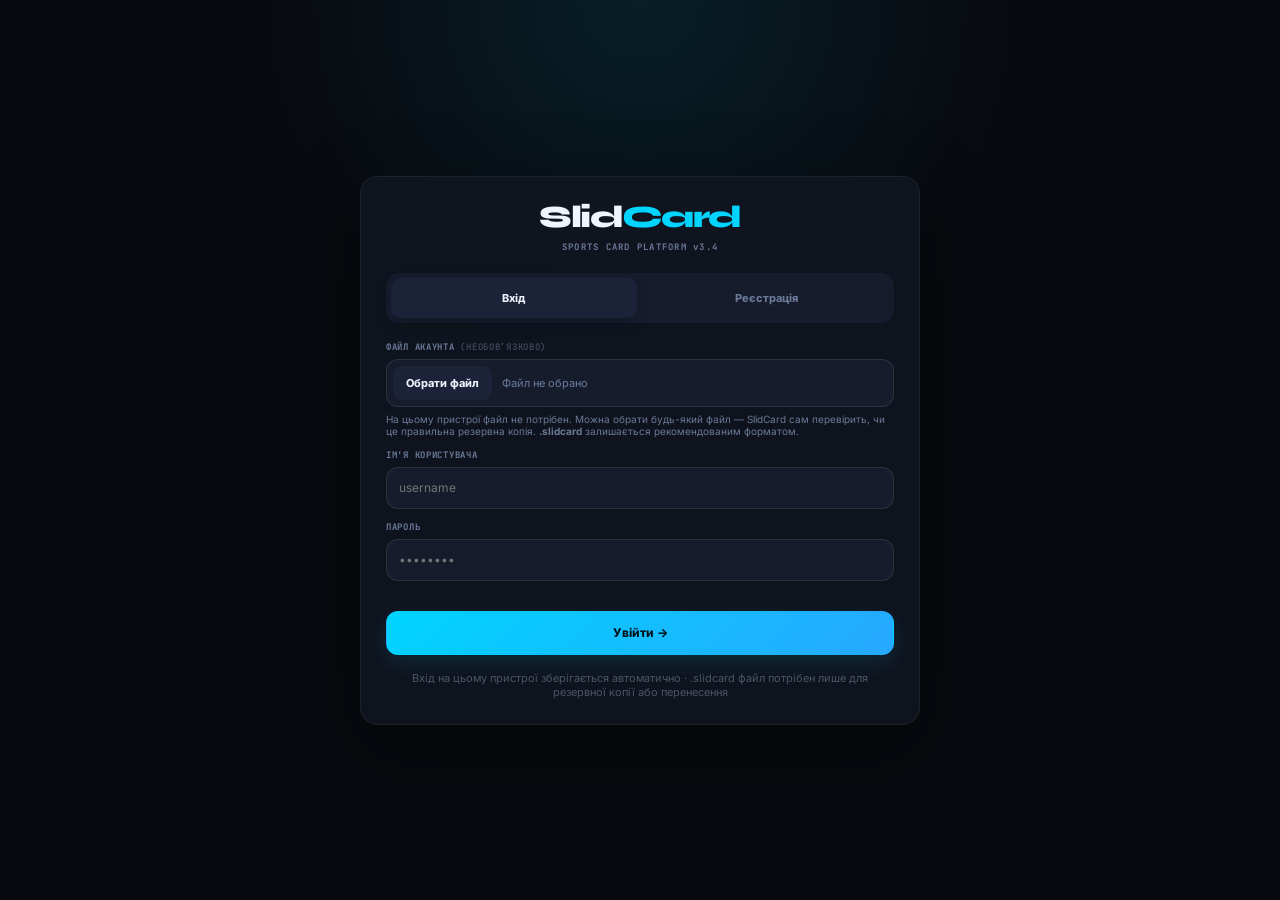
<file: index.html>
<!DOCTYPE html>

<html data-theme="dark" lang="uk"><head>
<meta charset="utf-8"/><meta content="width=device-width,initial-scale=1" name="viewport"/>
<title>SlidCard — Вхід</title>
<link href="https://fonts.googleapis.com/css2?family=Syne:wght@700;800&amp;family=Inter:wght@400;500;600;700&amp;family=JetBrains+Mono:wght@400;500&amp;display=swap" rel="stylesheet"/>
<link href="theme-system.css" rel="stylesheet"/><link href="slidcard-modern.css" rel="stylesheet"/>
<script src="theme-system.js"></script>
<script src="card-system.js"></script>
<link href="card-system.css" rel="stylesheet"/>
</head><body class="login-page">
<div class="auth-bg">
<div class="auth-card">
<div class="auth-logo">
<div class="logo-text">Slid<span>Card</span></div>
<div class="logo-sub">SPORTS CARD PLATFORM v3.4</div>
</div>
<div class="auth-box">
<div class="auth-tabs">
<button class="auth-tab on" id="tab-login" onclick="switchTab('login')" type="button">Вхід</button>
<button class="auth-tab" id="tab-reg" onclick="switchTab('reg')" type="button">Реєстрація</button>
</div>
<!-- Login -->
<div id="frm-login">
<div class="input-group">
<label class="input-label">Файл акаунта <span style="opacity:.55;font-weight:500">(необов’язково)</span></label>
<input class="auth-file-input" id="l-file" type="file"/>
<label class="auth-file-picker" for="l-file"><span class="auth-file-button">Обрати файл</span><span class="auth-file-name" id="l-file-name">Файл не обрано</span></label>
<div style="font-size:10px;color:var(--text3);margin-top:6px">На цьому пристрої файл не потрібен. Можна обрати будь-який файл — SlidCard сам перевірить, чи це правильна резервна копія. <b>.slidcard</b> залишається рекомендованим форматом.</div>
</div>
<div class="input-group"><label class="input-label">Ім'я користувача</label><input autocomplete="username" class="input" id="l-user" placeholder="username" type="text"/></div>
<div class="input-group"><label class="input-label">Пароль</label><input autocomplete="current-password" class="input" id="l-pass" placeholder="••••••••" type="password"/></div>
<div class="auth-err" id="l-err"></div>
<button class="btn btn-primary btn-block btn-lg" onclick="doLogin()" type="button">Увійти →</button>
</div>
<!-- Register -->
<div id="frm-reg" style="display:none">
<div class="auth-register-name-grid">
<div class="input-group"><label class="input-label">Ім'я</label><input class="input" id="r-first" placeholder="Іван" type="text"/></div>
<div class="input-group"><label class="input-label">Прізвище</label><input class="input" id="r-last" placeholder="Шевченко" type="text"/></div>
</div>
<div class="input-group"><label class="input-label">Нікнейм</label><input autocomplete="username" autocapitalize="none" class="input" id="r-user" maxlength="24" minlength="3" pattern="[A-Za-z0-9_.-]{3,24}" placeholder="username" spellcheck="false" type="text"/><div class="input-help">Дозволено: великі та малі латинські літери (A–Z, a–z), цифри (0–9), <b>_</b>, <b>-</b>, <b>.</b> · 3–24 символи</div></div>
<div class="input-group"><label class="input-label">Email <span style="opacity:.55;font-weight:500">(необов’язково)</span></label><input autocomplete="email" class="input" id="r-email" placeholder="можна залишити порожнім" type="email"/></div>
<div class="input-group"><label class="input-label">Пароль</label><input class="input" id="r-pass" placeholder="мін. 6 символів" type="password"/></div>
<div class="auth-err" id="r-err"></div>
<button class="btn btn-primary btn-block btn-lg" onclick="doRegister()" type="button">Створити акаунт →</button>
</div>
</div>
<div style="text-align:center;margin-top:16px;font-size:11px;color:#4A5568">Безкоштовно · Без реклами · Локально</div>
</div>
</div>
<div id="toast-root"></div>
<script>
// SlidCard v3.4 — shared.js

const CX = {
  VERSION:    "3.4",
  NAME:       "SlidCard",
  ACC_KEY:    "slidcard_v11_acc",
  SAVE_KEY:   "slidcard_v11_save",
  INIT_COINS: 500,
};

// ── RARITY — виправлені шанси ─────────────────────────────
const RARITY = {
  common:    { label:"Common",    hex:"#7A8595", prob:0.62, mult:1.0   },
  rare:      { label:"Rare",      hex:"#4C8DFF", prob:0.26, mult:3.0   },
  epic:      { label:"Epic",      hex:"#B15CFF", prob:0.09, mult:8.0   },
  legendary: { label:"Legendary", hex:"#F0B429", prob:0.025,mult:25.0  },
  ultimate:  { label:"Ultimate",  hex:"#FF4757", prob:0.005,mult:80.0  },
};

// ── SPORTS ──────────────────────────────────────────────────
const SPORTS = {
  f1:          { label:"Grand Prix",           icon:"🏎", color:"#FF4757" },
  soccer:      { label:"Soccer",       icon:"⚽", color:"#21C97A" },
  football:    { label:"Football",     icon:"🏈", color:"#F0B429" },
  baseball:    { label:"Baseball",     icon:"⚾", color:"#33C6E8" },
  basketball:  { label:"Basketball",   icon:"🏀", color:"#FF8C00" },
  volleyball:  { label:"Volleyball",   icon:"🏐", color:"#B15CFF" },
  tennis:      { label:"Tennis",       icon:"🎾", color:"#21C97A" },
  mma:         { label:"Combat Sports",      icon:"🥊", color:"#FF4757" },
  nascar:      { label:"Stock Car",       icon:"🏁", color:"#FFD700" },
  imsa:        { label:"Endurance",         icon:"🚗", color:"#4C8DFF" },
  sro:         { label:"GT Racing",          icon:"🏆", color:"#F0B429" },
};

const SEASONS = [2020,2021,2022,2023,2024,2025,2026];

// ── YEAR MULTIPLIER (старіші = дорожчі) ──────────────────────
const YEAR_PRICE_MULT = {2026:1.0,2025:1.15,2024:1.32,2023:1.55,2022:1.85,2021:2.25,2020:2.75};

// ── CARDS — 200+ карток ──────────────────────────────────────
const CARDS = [
  // ═══ GRAND PRIX (20 карток) ═══
  { id:"sc_leon_hampton",   sport:"f1", name:"Leon Hampton",      team:"Sterling GP",     country:"🇬🇧", rarity:"legendary", basePrice:180, rating:96, pos:"Driver", icon:"🏎" },
  { id:"sc_maxim_verden", sport:"f1", name:"Maxim Verden",      team:"Redcrest Racing",     country:"🇳🇱", rarity:"legendary", basePrice:190, rating:97, pos:"Driver", icon:"🏎" },
  { id:"sc_marek_schumann", sport:"f1", name:"Marek Schumann",       team:"Hall of Legends",       country:"🇩🇪", rarity:"ultimate",  basePrice:280, rating:99, pos:"Driver", icon:"🏆" },
  { id:"sc_ayran_serrano",      sport:"f1", name:"Ayran Serrano",        team:"Hall of Legends",       country:"🇧🇷", rarity:"ultimate",  basePrice:300, rating:99, pos:"Driver", icon:"🏆" },
  { id:"sc_niko_lauer",      sport:"f1", name:"Niko Lauer",          team:"Hall of Legends",       country:"🇦🇹", rarity:"legendary", basePrice:160, rating:95, pos:"Driver", icon:"🏆" },
  { id:"sc_alen_provan",      sport:"f1", name:"Alen Provan",         team:"Hall of Legends",       country:"🇫🇷", rarity:"legendary", basePrice:155, rating:95, pos:"Driver", icon:"🏆" },
  { id:"sc_charles_leclair",    sport:"f1", name:"Charles Leclair",     team:"Crimson Corse",      country:"🇲🇨", rarity:"epic",      basePrice:65,  rating:92, pos:"Driver", icon:"🏎" },
  { id:"sc_landon_norton",     sport:"f1", name:"Landon Norton",        team:"Northbridge Racing",      country:"🇬🇧", rarity:"epic",      basePrice:60,  rating:91, pos:"Driver", icon:"🏎" },
  { id:"sc_carlos_santos",      sport:"f1", name:"Carlos Santos",        team:"Crimson Corse",      country:"🇪🇸", rarity:"epic",      basePrice:58,  rating:90, pos:"Driver", icon:"🏎" },
  { id:"sc_sergio_pereira",      sport:"f1", name:"Sergio Pereira",        team:"Redcrest Racing",     country:"🇲🇽", rarity:"epic",      basePrice:55,  rating:89, pos:"Driver", icon:"🏎" },
  { id:"sc_georg_russelton",    sport:"f1", name:"Georg Russelton",      team:"Sterling GP",     country:"🇬🇧", rarity:"epic",      basePrice:54,  rating:89, pos:"Driver", icon:"🏎" },
  { id:"sc_fernando_alvar",     sport:"f1", name:"Fernando Alvar",     team:"Emerald Works", country:"🇪🇸", rarity:"rare",      basePrice:30,  rating:88, pos:"Driver", icon:"🏎" },
  { id:"sc_oscar_piasen",    sport:"f1", name:"Oscar Piasen",       team:"Northbridge Racing",      country:"🇦🇺", rarity:"rare",      basePrice:25,  rating:86, pos:"Driver", icon:"🏎" },
  { id:"sc_pierre_gaston",      sport:"f1", name:"Pierre Gaston",        team:"Alpine Crest",       country:"🇫🇷", rarity:"rare",      basePrice:20,  rating:84, pos:"Driver", icon:"🏎" },
  { id:"sc_alex_albani",      sport:"f1", name:"Alex Albani",          team:"Kingsley Motorsport",     country:"🇹🇭", rarity:"rare",      basePrice:18,  rating:83, pos:"Driver", icon:"🏎" },
  { id:"sc_yuto_tsunari",    sport:"f1", name:"Yuto Tsunari",        team:"Velocity Juniors",           country:"🇯🇵", rarity:"rare",      basePrice:16,  rating:81, pos:"Driver", icon:"🏎" },
  { id:"sc_nico_hulberg",       sport:"f1", name:"Nico Hulberg",     team:"Hartwell Racing",         country:"🇩🇪", rarity:"common",    basePrice:5,   rating:78, pos:"Driver", icon:"🏎" },
  { id:"sc_kevin_magnor",  sport:"f1", name:"Kevin Magnor",     team:"Hartwell Racing",         country:"🇩🇰", rarity:"common",    basePrice:4,   rating:77, pos:"Driver", icon:"🏎" },
  { id:"sc_lance_stellan",     sport:"f1", name:"Lance Stellan",        team:"Emerald Works", country:"🇨🇦", rarity:"common",    basePrice:6,   rating:79, pos:"Driver", icon:"🏎" },
  { id:"sc_valter_borton",     sport:"f1", name:"Valter Borton",     team:"Silverline Motorsport",  country:"🇫🇮", rarity:"common",    basePrice:5,   rating:78, pos:"Driver", icon:"🏎" },

  // ═══ SOCCER (22 картки) ═══
  { id:"sc_leo_merson",      sport:"soccer", name:"Leo Merson",        team:"Miami Coast FC",  country:"🇦🇷", rarity:"legendary", basePrice:175, rating:94, pos:"FW",  icon:"⚽" },
  { id:"sc_cristian_roldan",    sport:"soccer", name:"Cristian Roldan",   team:"Riyadh Stars",     country:"🇵🇹", rarity:"legendary", basePrice:170, rating:93, pos:"FW",  icon:"⚽" },
  { id:"sc_kylian_mbaret",     sport:"soccer", name:"Kylian Mbaret",       team:"Madrid Royale",  country:"🇫🇷", rarity:"legendary", basePrice:185, rating:95, pos:"FW",  icon:"⚽" },
  { id:"sc_pablo_peleiro",       sport:"soccer", name:"Pablo Peleiro",                team:"Hall of Legends",       country:"🇧🇷", rarity:"ultimate",  basePrice:350, rating:99, pos:"FW",  icon:"🏆" },
  { id:"sc_diego_maradon",   sport:"soccer", name:"Diego Maradon",      team:"Hall of Legends",       country:"🇦🇷", rarity:"ultimate",  basePrice:330, rating:99, pos:"AM",  icon:"🏆" },
  { id:"sc_andriy_shevrenko",sport:"soccer", name:"Andriy Shevrenko",   team:"Hall of Legends",       country:"🇺🇦", rarity:"ultimate",  basePrice:290, rating:97, pos:"ST",  icon:"🏆" },
  { id:"sc_erik_halandor",    sport:"soccer", name:"Erik Halandor",      team:"Manchester Sky",     country:"🇳🇴", rarity:"epic",      basePrice:70,  rating:92, pos:"ST",  icon:"⚽" },
  { id:"sc_vincent_vinero",       sport:"soccer", name:"Vincent Vinero",         team:"Madrid Royale",  country:"🇧🇷", rarity:"epic",      basePrice:65,  rating:91, pos:"FW",  icon:"⚽" },
  { id:"sc_jude_bellinger", sport:"soccer", name:"Jude Bellinger",     team:"Madrid Royale",  country:"🏴󠁧󠁢󠁥󠁮󠁧󠁿", rarity:"epic",      basePrice:62,  rating:90, pos:"CM",  icon:"⚽" },
  { id:"sc_mahir_salim",      sport:"soccer", name:"Mahir Salim",       team:"Mersey Athletic",    country:"🇪🇬", rarity:"epic",      basePrice:58,  rating:90, pos:"FW",  icon:"⚽" },
  { id:"sc_bukai_sakari",       sport:"soccer", name:"Bukai Sakari",         team:"North London Forge",      country:"🏴󠁧󠁢󠁥󠁮󠁧󠁿", rarity:"epic",      basePrice:55,  rating:89, pos:"FW",  icon:"⚽" },
  { id:"sc_mykhail_mudrenko",    sport:"soccer", name:"Mykhail Mudrenko",     team:"Westbridge FC",      country:"🇺🇦", rarity:"epic",      basePrice:52,  rating:87, pos:"FW",  icon:"⚽" },
  { id:"sc_harry_kellan",       sport:"soccer", name:"Harry Kellan",          team:"Bavaria Union",       country:"🏴󠁧󠁢󠁥󠁮󠁧󠁿", rarity:"rare",      basePrice:28,  rating:88, pos:"ST",  icon:"⚽" },
  { id:"sc_roman_yarenko", sport:"soccer", name:"Roman Yarenko",     team:"Valencia Coast",     country:"🇺🇦", rarity:"rare",      basePrice:22,  rating:83, pos:"ST",  icon:"⚽" },
  { id:"sc_oleks_zinarenko", sport:"soccer", name:"Oleks Zinarenko", team:"North London Forge",      country:"🇺🇦", rarity:"rare",      basePrice:20,  rating:82, pos:"LB",  icon:"⚽" },
  { id:"sc_viktor_tsyhanenko", sport:"soccer", name:"Viktor Tsyhanenko",    team:"Girona Athletic",       country:"🇺🇦", rarity:"rare",      basePrice:18,  rating:81, pos:"MF",  icon:"⚽" },
  { id:"sc_serhiy_rebrenko",    sport:"soccer", name:"Serhiy Rebrenko",       team:"Kyiv Dynamo Club",  country:"🇺🇦", rarity:"legendary", basePrice:110, rating:92, pos:"ST",  icon:"⚽" },
  { id:"sc_antoine_griezan",  sport:"soccer", name:"Antoine Griezan",   team:"Madrid Atlético Club",     country:"🇫🇷", rarity:"rare",      basePrice:22,  rating:86, pos:"FW",  icon:"⚽" },
  { id:"sc_mason_mountley",      sport:"soccer", name:"Mason Mountley",         team:"Manchester Red",   country:"🏴󠁧󠁢󠁥󠁮󠁧󠁿", rarity:"common",    basePrice:5,   rating:80, pos:"CM",  icon:"⚽" },
  { id:"sc_marcus_rashen",   sport:"soccer", name:"Marcus Rashen",     team:"Manchester Red",   country:"🏴󠁧󠁢󠁥󠁮󠁧󠁿", rarity:"common",    basePrice:6,   rating:81, pos:"FW",  icon:"⚽" },
  { id:"sc_christian_pulsen",    sport:"soccer", name:"Christian Pulsen",   team:"Milano Rosson",     country:"🇺🇸", rarity:"common",    basePrice:5,   rating:80, pos:"FW",  icon:"⚽" },
  { id:"sc_dusan_vlahen",   sport:"soccer", name:"Dusan Vlahen",      team:"Turin Vecchia",     country:"🇷🇸", rarity:"common",    basePrice:7,   rating:82, pos:"ST",  icon:"⚽" },

  // ═══ AMERICAN FOOTBALL (16 карток) ═══
  { id:"sc_pat_maher",  sport:"football", name:"Pat Maher",      team:"Kansas Monarchs",    country:"🇺🇸", rarity:"legendary", basePrice:170, rating:97, pos:"QB",  icon:"🏈" },
  { id:"sc_thomas_brayton",    sport:"football", name:"Thomas Brayton",            team:"Hall of Legends",       country:"🇺🇸", rarity:"ultimate",  basePrice:310, rating:99, pos:"QB",  icon:"🏆" },
  { id:"sc_josh_allard",    sport:"football", name:"Josh Allard",           team:"Buffalo Thunder",      country:"🇺🇸", rarity:"legendary", basePrice:160, rating:95, pos:"QB",  icon:"🏈" },
  { id:"sc_lamar_jacksone",    sport:"football", name:"Lamar Jacksone",        team:"Baltimore Ravenside",    country:"🇺🇸", rarity:"legendary", basePrice:158, rating:95, pos:"QB",  icon:"🏈" },
  { id:"sc_ty_hills",     sport:"football", name:"Ty Hills",          team:"Miami Sharks",        country:"🇺🇸", rarity:"epic",      basePrice:62,  rating:93, pos:"WR",  icon:"🏈" },
  { id:"sc_christian_mccaffren",sport:"football", name:"Christian McCaffren",  team:"San Francisco Gold",     country:"🇺🇸", rarity:"epic",      basePrice:60,  rating:92, pos:"Velocity Juniors",  icon:"🏈" },
  { id:"sc_travis_kellan",    sport:"football", name:"Travis Kellan",         team:"Kansas Monarchs",    country:"🇺🇸", rarity:"epic",      basePrice:58,  rating:92, pos:"TE",  icon:"🏈" },
  { id:"sc_justin_jeffers",sport:"football", name:"Justin Jeffers",     team:"Minnesota North",    country:"🇺🇸", rarity:"epic",      basePrice:55,  rating:90, pos:"WR",  icon:"🏈" },
  { id:"sc_joseph_burton",   sport:"football", name:"Joseph Burton",           team:"Cincinnati Stripes",   country:"🇺🇸", rarity:"rare",      basePrice:28,  rating:88, pos:"QB",  icon:"🏈" },
  { id:"sc_nicholas_bosley",     sport:"football", name:"Nicholas Bosley",            team:"San Francisco Gold",     country:"🇺🇸", rarity:"rare",      basePrice:25,  rating:87, pos:"DE",  icon:"🏈" },
  { id:"sc_caden_lamber",     sport:"football", name:"Caden Lamber",          team:"Dallas Starsmen",       country:"🇺🇸", rarity:"rare",      basePrice:24,  rating:87, pos:"WR",  icon:"🏈" },
  { id:"sc_stefan_digson",    sport:"football", name:"Stefan Digson",         team:"Houston Forge",      country:"🇺🇸", rarity:"rare",      basePrice:22,  rating:87, pos:"WR",  icon:"🏈" },
  { id:"sc_cooper_kupper",     sport:"football", name:"Cooper Kupper",          team:"Los Angeles Horns",      country:"🇺🇸", rarity:"common",    basePrice:6,   rating:82, pos:"WR",  icon:"🏈" },
  { id:"sc_andre_hopson",     sport:"football", name:"Andre Hopson",      team:"Tennessee Titanside",    country:"🇺🇸", rarity:"common",    basePrice:5,   rating:80, pos:"WR",  icon:"🏈" },
  { id:"sc_derrick_henley",    sport:"football", name:"Derrick Henley",        team:"Baltimore Ravenside",    country:"🇺🇸", rarity:"common",    basePrice:7,   rating:83, pos:"Velocity Juniors",  icon:"🏈" },
  { id:"sc_brock_purdon",    sport:"football", name:"Brock Purdon",          team:"San Francisco Gold",     country:"🇺🇸", rarity:"common",    basePrice:8,   rating:82, pos:"QB",  icon:"🏈" },

  // ═══ BASEBALL (16 карток) ═══
  { id:"sc_michael_trenton",     sport:"baseball", name:"Michael Trenton",           team:"Los Angeles Halos",    country:"🇺🇸", rarity:"legendary", basePrice:155, rating:95, pos:"CF",  icon:"⚾" },
  { id:"sc_sho_ohtaro",    sport:"baseball", name:"Sho Ohtaro",        team:"Los Angeles Bluecaps",   country:"🇯🇵", rarity:"legendary", basePrice:170, rating:97, pos:"P/DH",icon:"⚾" },
  { id:"sc_babe_ruther",      sport:"baseball", name:"Babe Ruther",            team:"Hall of Legends",       country:"🇺🇸", rarity:"ultimate",  basePrice:320, rating:99, pos:"RF",  icon:"🏆" },
  { id:"sc_aaron_judson",     sport:"baseball", name:"Aaron Judson",          team:"New York Empire",   country:"🇺🇸", rarity:"epic",      basePrice:68,  rating:93, pos:"RF",  icon:"⚾" },
  { id:"sc_ronald_acero",     sport:"baseball", name:"Ronald Acero",      team:"Atlanta Braveside",      country:"🇻🇪", rarity:"epic",      basePrice:62,  rating:92, pos:"RF",  icon:"⚾" },
  { id:"sc_vlad_guerreron",  sport:"baseball", name:"Vlad Guerreron", team:"Toronto Northmen",      country:"🇩🇴", rarity:"epic",      basePrice:58,  rating:91, pos:"1B",  icon:"⚾" },
  { id:"sc_mookie_betson",     sport:"baseball", name:"Mookie Betson",         team:"Los Angeles Bluecaps",   country:"🇺🇸", rarity:"epic",      basePrice:55,  rating:91, pos:"RF",  icon:"⚾" },
  { id:"sc_rafael_deveraux",    sport:"baseball", name:"Rafael Deveraux",        team:"Boston Redline",       country:"🇩🇴", rarity:"rare",      basePrice:26,  rating:87, pos:"3B",  icon:"⚾" },
  { id:"sc_peter_alvaron",    sport:"baseball", name:"Peter Alvaron",          team:"New York Metros",      country:"🇺🇸", rarity:"rare",      basePrice:22,  rating:86, pos:"1B",  icon:"⚾" },
  { id:"sc_juan_sotero",      sport:"baseball", name:"Juan Sotero",            team:"New York Metros",      country:"🇩🇴", rarity:"rare",      basePrice:28,  rating:88, pos:"RF",  icon:"⚾" },
  { id:"sc_fernando_tatison",     sport:"baseball", name:"Fernando Tatison",    team:"San Diego Coast",    country:"🇩🇴", rarity:"rare",      basePrice:24,  rating:87, pos:"SS",  icon:"⚾" },
  { id:"sc_spencer_striden",   sport:"baseball", name:"Spencer Striden",      team:"Atlanta Braveside",      country:"🇺🇸", rarity:"rare",      basePrice:20,  rating:85, pos:"SP",  icon:"⚾" },
  { id:"sc_austin_rylan",     sport:"baseball", name:"Austin Rylan",         team:"Atlanta Braveside",      country:"🇺🇸", rarity:"common",    basePrice:5,   rating:81, pos:"3B",  icon:"⚾" },
  { id:"sc_vladimir_guerrin",    sport:"baseball", name:"Vladimir Guerrin", team:"Hall of Legends",       country:"🇩🇴", rarity:"legendary", basePrice:130, rating:93, pos:"RF",  icon:"⚾" },
  { id:"sc_ken_griffen",   sport:"baseball", name:"Ken Griffen",       team:"Hall of Legends",       country:"🇺🇸", rarity:"legendary", basePrice:140, rating:94, pos:"CF",  icon:"⚾" },
  { id:"sc_kyle_schmid",      sport:"baseball", name:"Kyle Schmid",         team:"Hall of Legends",       country:"🇺🇸", rarity:"common",    basePrice:7,   rating:80, pos:"3B",  icon:"⚾" },

  // ═══ BASKETBALL (18 карток) ═══
  { id:"sc_leandro_jameston",     sport:"basketball", name:"Leandro Jameston",        team:"Los Angeles Lakes",    country:"🇺🇸", rarity:"legendary", basePrice:195, rating:97, pos:"SF",  icon:"🏀" },
  { id:"sc_marcus_jorden",     sport:"basketball", name:"Marcus Jorden",      team:"Hall of Legends",       country:"🇺🇸", rarity:"ultimate",  basePrice:340, rating:99, pos:"SG",  icon:"🏆" },
  { id:"sc_kobe_bryantley",       sport:"basketball", name:"Kobe Bryantley",         team:"Hall of Legends",       country:"🇺🇸", rarity:"ultimate",  basePrice:320, rating:99, pos:"SG",  icon:"🏆" },
  { id:"sc_stephen_curran",      sport:"basketball", name:"Stephen Curran",       team:"Golden Bay", country:"🇺🇸", rarity:"legendary", basePrice:180, rating:96, pos:"PG",  icon:"🏀" },
  { id:"sc_nikola_jovek",      sport:"basketball", name:"Nikola Jovek",        team:"Denver Peaks",       country:"🇷🇸", rarity:"epic",      basePrice:78,  rating:95, pos:"C",   icon:"🏀" },
  { id:"sc_luka_doncari",     sport:"basketball", name:"Luka Doncari",         team:"Dallas Starsmen",       country:"🇸🇮", rarity:"epic",      basePrice:72,  rating:94, pos:"PG",  icon:"🏀" },
  { id:"sc_kevin_durand",     sport:"basketball", name:"Kevin Durand",        team:"Phoenix Sunside",      country:"🇺🇸", rarity:"epic",      basePrice:68,  rating:93, pos:"SF",  icon:"🏀" },
  { id:"sc_giannis_antelon",    sport:"basketball", name:"Giannis Antelon",team:"Milwaukee Bucksmen",   country:"🇬🇷", rarity:"epic",      basePrice:70,  rating:94, pos:"PF",  icon:"🏀" },
  { id:"sc_jason_tateman",      sport:"basketball", name:"Jason Tateman",        team:"Boston Redline",       country:"🇺🇸", rarity:"rare",      basePrice:30,  rating:89, pos:"SF",  icon:"🏀" },
  { id:"sc_joel_ember",     sport:"basketball", name:"Joel Ember",         team:"Philadelphia Liberty", country:"🇨🇲", rarity:"rare",      basePrice:32,  rating:90, pos:"C",   icon:"🏀" },
  { id:"sc_ja_morlen",     sport:"basketball", name:"Ja Morlen",           team:"Memphis Blues",      country:"🇺🇸", rarity:"rare",      basePrice:26,  rating:87, pos:"PG",  icon:"🏀" },
  { id:"sc_devin_bookan",     sport:"basketball", name:"Devin Bookan",        team:"Phoenix Sunside",      country:"🇺🇸", rarity:"rare",      basePrice:28,  rating:88, pos:"SG",  icon:"🏀" },
  { id:"sc_larry_birden",       sport:"basketball", name:"Larry Birden",          team:"Hall of Legends",       country:"🇺🇸", rarity:"legendary", basePrice:150, rating:95, pos:"SF",  icon:"🏀" },
  { id:"sc_ervin_magellan",      sport:"basketball", name:"Ervin Magellan",       team:"Hall of Legends",       country:"🇺🇸", rarity:"legendary", basePrice:155, rating:96, pos:"PG",  icon:"🏀" },
  { id:"sc_jaylen_browen",      sport:"basketball", name:"Jaylen Browen",        team:"Boston Redline",       country:"🇺🇸", rarity:"common",    basePrice:7,   rating:83, pos:"SG",  icon:"🏀" },
  { id:"sc_bradley_bealen",       sport:"basketball", name:"Bradley Bealen",        team:"Phoenix Sunside",      country:"🇺🇸", rarity:"common",    basePrice:6,   rating:82, pos:"SG",  icon:"🏀" },
  { id:"sc_brandon_ingren",     sport:"basketball", name:"Brandon Ingram",      team:"New Orleans Crescent",  country:"🇺🇸", rarity:"common",    basePrice:5,   rating:80, pos:"SF",  icon:"🏀" },
  { id:"sc_kemba_walken",     sport:"basketball", name:"Kemba Walker",        team:"Legends Archive",      country:"🇺🇸", rarity:"common",    basePrice:4,   rating:79, pos:"PG",  icon:"🏀" },

  // ═══ VOLLEYBALL (14 карток) ═══
  { id:"sc_gilberto_gibran",       sport:"volleyball", name:"Gilberto Gibran",                team:"Hall of Legends",       country:"🇧🇷", rarity:"ultimate",  basePrice:250, rating:99, pos:"OH",  icon:"🏐" },
  { id:"sc_taras_kovalen",sport:"volleyball",name:"Taras Kovalen",   team:"Kedzierzyn Volley",        country:"🇺🇦", rarity:"legendary", basePrice:120, rating:92, pos:"OH",  icon:"🏐" },
  { id:"sc_oleh_platonenko",     sport:"volleyball", name:"Oleh Platonenko",    team:"Kyiv Volley",    country:"🇺🇦", rarity:"legendary", basePrice:125, rating:93, pos:"OH",  icon:"🏐" },
  { id:"sc_erwin_ngaran",   sport:"volleyball", name:"Erwin Ngaran",      team:"Perugia Shield",   country:"🇨🇺", rarity:"legendary", basePrice:130, rating:94, pos:"OH",  icon:"🏐" },
  { id:"sc_bohdan_dovhan",  sport:"volleyball", name:"Bohdan Dovhan",    team:"Trento Volley",     country:"🇺🇦", rarity:"epic",      basePrice:50,  rating:89, pos:"OH",  icon:"🏐" },
  { id:"sc_wilfred_leoran",    sport:"volleyball", name:"Wilfred Leoran",   team:"Tours Volley",     country:"🇫🇷", rarity:"epic",      basePrice:48,  rating:87, pos:"S",   icon:"🏐" },
  { id:"sc_yurii_semenko",   sport:"volleyball", name:"Yurii Semenko",      team:"United States Select",       country:"🇺🇸", rarity:"epic",      basePrice:50,  rating:88, pos:"OH",  icon:"🏐" },
  { id:"sc_taras_hrytsenko",  sport:"volleyball", name:"Taras Hrytsenko",      team:"Lviv Volley",      country:"🇺🇦", rarity:"rare",      basePrice:22,  rating:85, pos:"MB",  icon:"🏐" },
  { id:"sc_matthew_andersen",      sport:"volleyball", name:"Matthew Andersen",   team:"Ankara Volley",     country:"🇳🇱", rarity:"rare",      basePrice:20,  rating:84, pos:"OH",  icon:"🏐" },
  { id:"sc_danylo_melnyk", sport:"volleyball", name:"Danylo Melnyk",    team:"Tours Volley",     country:"🇺🇦", rarity:"rare",      basePrice:18,  rating:82, pos:"MB",  icon:"🏐" },
  { id:"sc_andrii_melnichenko",  sport:"volleyball", name:"Andrii Melnichenko",  team:"Dnipro Volley",     country:"🇺🇦", rarity:"rare",      basePrice:18,  rating:83, pos:"OH",  icon:"🏐" },
  { id:"sc_nimir_abbas",      sport:"volleyball", name:"Nimir Abbas",      team:"Civitanova Volley",         country:"🇦🇷", rarity:"common",    basePrice:5,   rating:79, pos:"OH",  icon:"🏐" },
  { id:"sc_volodymyr_dmytren",    sport:"volleyball", name:"Volodymyr Dmytren",           team:"Trento Volley",     country:"🇺🇸", rarity:"common",    basePrice:4,   rating:77, pos:"MB",  icon:"🏐" },
  { id:"sc_roman_kovalchuk",    sport:"volleyball", name:"Roman Kovalchuk",      team:"Kharkiv Volley",    country:"🇺🇦", rarity:"common",    basePrice:4,   rating:78, pos:"L",   icon:"🏐" },

  // ═══ TENNIS (14 карток) ═══
  { id:"sc_roger_federen",    sport:"tennis", name:"Roger Federen",       team:"Swiss Select",  country:"🇨🇭", rarity:"legendary", basePrice:190, rating:98, pos:"Pro", icon:"🎾" },
  { id:"sc_rafael_nadaro",      sport:"tennis", name:"Rafael Nadaro",        team:"Iberia Select",        country:"🇪🇸", rarity:"legendary", basePrice:188, rating:97, pos:"Pro", icon:"🎾" },
  { id:"sc_novak_djovan",   sport:"tennis", name:"Novak Djovan",      team:"Serbian Select",       country:"🇷🇸", rarity:"legendary", basePrice:190, rating:98, pos:"Pro", icon:"🎾" },
  { id:"sc_carlos_alcaron",    sport:"tennis", name:"Carlos Alcaron",      team:"Iberia Select",        country:"🇪🇸", rarity:"epic",      basePrice:66,  rating:93, pos:"Pro", icon:"🎾" },
  { id:"sc_jannik_sinnero",     sport:"tennis", name:"Jannik Sinnero",       team:"Italia Select",        country:"🇮🇹", rarity:"epic",      basePrice:63,  rating:92, pos:"Pro", icon:"🎾" },
  { id:"sc_hubert_hurkalen",    sport:"tennis", name:"Hubert Hurkalen",      team:"Polska Select",       country:"🇵🇱", rarity:"epic",      basePrice:55,  rating:88, pos:"Pro", icon:"🎾" },
  { id:"sc_iga_swiate",    sport:"tennis", name:"Iga Swiate",         team:"Polska Select",       country:"🇵🇱", rarity:"epic",      basePrice:65,  rating:95, pos:"Pro", icon:"🎾" },
  { id:"sc_alexander_zeverin",     sport:"tennis", name:"Alexander Zeverin",    team:"German Select",      country:"🇩🇪", rarity:"rare",      basePrice:25,  rating:87, pos:"Pro", icon:"🎾" },
  { id:"sc_stefanos_tsitano",  sport:"tennis", name:"Stefanos Tsitano",  team:"Hellas Select",       country:"🇬🇷", rarity:"rare",      basePrice:23,  rating:86, pos:"Pro", icon:"🎾" },
  { id:"sc_holger_runen",       sport:"tennis", name:"Holger Runen",         team:"Danish Select",      country:"🇩🇰", rarity:"rare",      basePrice:20,  rating:83, pos:"Pro", icon:"🎾" },
  { id:"sc_taylor_fritzen",      sport:"tennis", name:"Taylor Fritzen",        team:"United States Select",          country:"🇺🇸", rarity:"rare",      basePrice:18,  rating:82, pos:"Pro", icon:"🎾" },
  { id:"sc_casper_ruuden",       sport:"tennis", name:"Casper Ruuden",         team:"Nordic Select",       country:"🇳🇴", rarity:"common",    basePrice:5,   rating:81, pos:"Pro", icon:"🎾" },
  { id:"sc_frances_tiafen",     sport:"tennis", name:"Frances Tiafen",      team:"United States Select",          country:"🇺🇸", rarity:"common",    basePrice:5,   rating:80, pos:"Pro", icon:"🎾" },
  { id:"sc_lorenzo_musen",    sport:"tennis", name:"Lorenzo Musen",     team:"Italia Select",        country:"🇮🇹", rarity:"common",    basePrice:4,   rating:79, pos:"Pro", icon:"🎾" },

  // ═══ BOX / MMA (16 карток) ═══
  { id:"sc_amir_alen",        sport:"mma", name:"Amir Alen",        team:"Hall of Legends",       country:"🇺🇸", rarity:"ultimate",  basePrice:360, rating:99, pos:"HW",  icon:"🏆" },
  { id:"sc_tyson_tyren",      sport:"mma", name:"Tyson Tyren",          team:"Hall of Legends",       country:"🇺🇸", rarity:"ultimate",  basePrice:310, rating:98, pos:"HW",  icon:"🏆" },
  { id:"sc_maksym_savych",      sport:"mma", name:"Maksym Savych",      team:"World Boxing Circuit",       country:"🇺🇦", rarity:"legendary", basePrice:185, rating:97, pos:"HW",  icon:"🥊" },
  { id:"sc_artem_rudenko",sport:"mma", name:"Artem Rudenko",    team:"World Boxing Circuit",       country:"🇺🇦", rarity:"legendary", basePrice:160, rating:96, pos:"LW",  icon:"🥊" },
  { id:"sc_oleks_usaren",   sport:"mma", name:"Oleks Usaren",      team:"Global Global Combat League",          country:"🇮🇪", rarity:"legendary", basePrice:175, rating:92, pos:"FW",  icon:"🥊" },
  { id:"sc_vasyl_lomanen",      sport:"mma", name:"Vasyl Lomanen",           team:"Global Global Combat League",          country:"🇺🇸", rarity:"legendary", basePrice:168, rating:96, pos:"HW",  icon:"🥊" },
  { id:"sc_connor_mcgrady",       sport:"mma", name:"Connor McGrady",          team:"World Boxing Circuit",       country:"🇬🇧", rarity:"epic",      basePrice:62,  rating:93, pos:"HW",  icon:"🥊" },
  { id:"sc_jonathan_jonan",     sport:"mma", name:"Jonathan Jonan",      team:"World Boxing Circuit",       country:"🇬🇧", rarity:"epic",      basePrice:58,  rating:91, pos:"HW",  icon:"🥊" },
  { id:"sc_ihor_bondaren", sport:"mma", name:"Ihor Bondaren",     team:"World Boxing Circuit",       country:"🇺🇦", rarity:"epic",      basePrice:55,  rating:90, pos:"LW",  icon:"🥊" },
  { id:"sc_tyson_furion",      sport:"mma", name:"Tyson Furion",        team:"Global Global Combat League",          country:"🇳🇬", rarity:"epic",      basePrice:58,  rating:92, pos:"WW",  icon:"🥊" },
  { id:"sc_anthony_joshen",    sport:"mma", name:"Anthony Joshen",      team:"Global Global Combat League",          country:"🇺🇸", rarity:"rare",      basePrice:22,  rating:86, pos:"LW",  icon:"🥊" },
  { id:"sc_denys_beranen",       sport:"mma", name:"Denys Beranen",    team:"Global Global Combat League",          country:"🇦🇺", rarity:"rare",      basePrice:24,  rating:87, pos:"FW",  icon:"🥊" },
  { id:"sc_kamar_usarenko",   sport:"mma", name:"Kamar Usarenko",     team:"Global Global Combat League",          country:"🇳🇬", rarity:"rare",      basePrice:22,  rating:87, pos:"MW",  icon:"🥊" },
  { id:"sc_dustin_poiran",    sport:"mma", name:"Dustin Poiran",      team:"Global Global Combat League",          country:"🇺🇸", rarity:"common",    basePrice:5,   rating:82, pos:"LW",  icon:"🥊" },
  { id:"sc_alex_volkan",    sport:"mma", name:"Alex Volkan",      team:"Global Global Combat League",          country:"🇮🇹", rarity:"common",    basePrice:4,   rating:79, pos:"MW",  icon:"🥊" },
  { id:"sc_israel_adesan",  sport:"mma", name:"Israel Adesan",    team:"Global Global Combat League",          country:"🇦🇺", rarity:"common",    basePrice:5,   rating:81, pos:"MW",  icon:"🥊" },

  // ═══ NASCAR (14 карток) ═══
  { id:"sc_dale_earnen",  sport:"nascar", name:"Dale Earnen",  team:"Hall of Legends",       country:"🇺🇸", rarity:"ultimate",  basePrice:280, rating:99, pos:"Driver",icon:"🏆" },
  { id:"sc_jeff_gordan",     sport:"nascar", name:"Jeff Gordon",        team:"Hendrix Motorsport",  country:"🇺🇸", rarity:"legendary", basePrice:145, rating:95, pos:"Driver",icon:"🏁" },
  { id:"sc_richard_petten",      sport:"nascar", name:"Richard Petten",      team:"Hall of Legends",       country:"🇺🇸", rarity:"legendary", basePrice:140, rating:94, pos:"Driver",icon:"🏆" },
  { id:"sc_dale_jr_earnen_jr",         sport:"nascar", name:"Dale Jr Earnen Jr",  team:"Hendrix Motorsport",  country:"🇺🇸", rarity:"legendary", basePrice:135, rating:92, pos:"Driver",icon:"🏁" },
  { id:"sc_chase_elliot",    sport:"nascar", name:"Chase Elliot",      team:"Hendrix Motorsport",  country:"🇺🇸", rarity:"epic",      basePrice:58,  rating:91, pos:"Driver",icon:"🏁" },
  { id:"sc_kyle_larsen",     sport:"nascar", name:"Kyle Larson",        team:"Hendrix Motorsport",  country:"🇺🇸", rarity:"epic",      basePrice:60,  rating:91, pos:"Driver",icon:"🏁" },
  { id:"sc_kurt_busen",       sport:"nascar", name:"Kurt Busen",         team:"Richardson Racing",   country:"🇺🇸", rarity:"epic",      basePrice:56,  rating:90, pos:"Driver",icon:"🏁" },
  { id:"sc_ryan_blaine",     sport:"nascar", name:"Ryan Blaney",        team:"Pemberton Racing",country:"🇺🇸", rarity:"rare",      basePrice:24,  rating:87, pos:"Driver",icon:"🏁" },
  { id:"sc_joey_logen",     sport:"nascar", name:"Joey Logen",        team:"Pemberton Racing",country:"🇺🇸", rarity:"rare",      basePrice:22,  rating:86, pos:"Driver",icon:"🏁" },
  { id:"sc_denny_hamlen",     sport:"nascar", name:"Denny Hamlen",       team:"Gibson Motorsports",    country:"🇺🇸", rarity:"rare",      basePrice:24,  rating:86, pos:"Driver",icon:"🏁" },
  { id:"sc_christopher_bellan",       sport:"nascar", name:"Christopher Bellan",   team:"Gibson Motorsports",    country:"🇺🇸", rarity:"rare",      basePrice:20,  rating:85, pos:"Driver",icon:"🏁" },
  { id:"sc_martin_truexen",      sport:"nascar", name:"Martin Truexen",    team:"Gibson Motorsports",    country:"🇺🇸", rarity:"common",    basePrice:5,   rating:80, pos:"Driver",icon:"🏁" },
  { id:"sc_bubba_wallan",    sport:"nascar", name:"Bubba Wallan",      team:"TwentyThree Racing",  country:"🇺🇸", rarity:"common",    basePrice:4,   rating:78, pos:"Driver",icon:"🏁" },
  { id:"sc_tyler_reddan",    sport:"nascar", name:"Tyler Reddan",      team:"TwentyThree Racing",  country:"🇺🇸", rarity:"common",    basePrice:5,   rating:80, pos:"Driver",icon:"🏁" },

  // ═══ IMSA (12 карток) ═══
  { id:"sc_earl_bamford",    sport:"imsa", name:"Earl Bamford",         team:"Stuttgart Performance",      country:"🇳🇿", rarity:"legendary", basePrice:115, rating:91, pos:"Driver",icon:"🚗" },
  { id:"sc_nick_tander",     sport:"imsa", name:"Nick Tander",          team:"Stuttgart Performance",      country:"🇬🇧", rarity:"legendary", basePrice:110, rating:90, pos:"Driver",icon:"🚗" },
  { id:"sc_ricky_taylen",    sport:"imsa", name:"Ricky Taylen",        team:"Apex ARX-6", country:"🇺🇸", rarity:"epic",      basePrice:50,  rating:87, pos:"Driver",icon:"🚗" },
  { id:"sc_sebastien_bourdan",  sport:"imsa", name:"Sebastien Bourdan",  team:"Crestline Racing",     country:"🇫🇷", rarity:"epic",      basePrice:52,  rating:88, pos:"Driver",icon:"🚗" },
  { id:"sc_pipo_deran",    sport:"imsa", name:"Pipo Deran",         team:"Apex ARX-6", country:"🇧🇷", rarity:"epic",      basePrice:48,  rating:86, pos:"Driver",icon:"🚗" },
  { id:"sc_olivier_planer",       sport:"imsa", name:"Olivier Planer",         team:"Bavarian Motorworks",          country:"🇫🇷", rarity:"rare",      basePrice:20,  rating:83, pos:"Driver",icon:"🚗" },
  { id:"sc_nicky_catsen",  sport:"imsa", name:"Nicky Catsen",      team:"Bavarian Motorworks",          country:"🇳🇱", rarity:"rare",      basePrice:18,  rating:82, pos:"Driver",icon:"🚗" },
  { id:"sc_john_edwin",   sport:"imsa", name:"John Edwin",        team:"Weatherline Racing",  country:"🇺🇸", rarity:"rare",      basePrice:16,  rating:81, pos:"Driver",icon:"🚗" },
  { id:"sc_marco_vassen",      sport:"imsa", name:"Marco Vassen",       team:"Vettec Racing",     country:"🇩🇰", rarity:"rare",      basePrice:16,  rating:80, pos:"Driver",icon:"🚗" },
  { id:"sc_ryan_hardin",  sport:"imsa", name:"Ryan Hardin",       team:"Wrighton Motorsport",    country:"🇺🇸", rarity:"common",    basePrice:4,   rating:74, pos:"Driver",icon:"🚗" },
  { id:"sc_zach_roben",  sport:"imsa", name:"Zach Roben",   team:"Stuttgart Performance",      country:"🇨🇦", rarity:"common",    basePrice:5,   rating:76, pos:"Driver",icon:"🚗" },
  { id:"sc_roman_rosen",       sport:"imsa", name:"Roman Rosen",        team:"Stuttgart Performance",      country:"🇺🇸", rarity:"common",    basePrice:4,   rating:75, pos:"Driver",icon:"🚗" },

  // ═══ SRO (12 карток) ═══
  { id:"sc_dries_vandor", sport:"sro", name:"Dries Vandor",       team:"Ingolstadt Sport",   country:"🇧🇪", rarity:"legendary", basePrice:110, rating:91, pos:"Driver",icon:"🏆" },
  { id:"sc_raffael_marcian",sport:"sro", name:"Raffael Marcian",   team:"Sterling Performance", country:"🇨🇭", rarity:"legendary", basePrice:115, rating:92, pos:"Driver",icon:"🏆" },
  { id:"sc_antonio_fucon",    sport:"sro", name:"Antonio Fucon",        team:"Crimson Corse",      country:"🇮🇹", rarity:"epic",      basePrice:48,  rating:86, pos:"Driver",icon:"🏆" },
  { id:"sc_maks_koval",       sport:"sro", name:"Maks Koval",     team:"Stuttgart Performance",      country:"🇺🇦", rarity:"epic",      basePrice:46,  rating:85, pos:"Driver",icon:"🏆" },
  { id:"sc_vincent_abrin",    sport:"sro", name:"Vincent Abrin",         team:"Sterling Performance", country:"🇫🇷", rarity:"epic",      basePrice:48,  rating:86, pos:"Driver",icon:"🏆" },
  { id:"sc_jordan_peppern",   sport:"sro", name:"Jordan Peppern",        team:"Ingolstadt Sport",   country:"🇩🇪", rarity:"rare",      basePrice:18,  rating:82, pos:"Driver",icon:"🏆" },
  { id:"sc_robin_roben",    sport:"sro", name:"Robin Roben",         team:"Ingolstadt Sport",   country:"🇳🇱", rarity:"rare",      basePrice:20,  rating:83, pos:"Driver",icon:"🏆" },
  { id:"sc_charles_weeren",   sport:"sro", name:"Charles Weeren",       team:"Ingolstadt Sport",   country:"🇧🇪", rarity:"rare",      basePrice:19,  rating:82, pos:"Driver",icon:"🏆" },
  { id:"sc_luca_spinel", sport:"sro", name:"Luca Spinel",     team:"Crimson Corse",      country:"🇮🇹", rarity:"rare",      basePrice:17,  rating:80, pos:"Driver",icon:"🏆" },
  { id:"sc_tobias_tucken",     sport:"sro", name:"Tobias Tucken",             team:"Barwell Racing",   country:"🇬🇧", rarity:"common",    basePrice:3,   rating:74, pos:"Driver",icon:"🏆" },
  { id:"sc_marco_mulen",      sport:"sro", name:"Marco Mulen",        team:"Bavarian Motorworks",          country:"🇩🇪", rarity:"common",    basePrice:4,   rating:75, pos:"Driver",icon:"🏆" },
  { id:"sc_ishaan_ishar",      sport:"sro", name:"Ishaan Ishar",       team:"Santoro Corse",  country:"🇦🇹", rarity:"common",    basePrice:3,   rating:73, pos:"Driver",icon:"🏆" },
];

const EXTRA_CARDS = [{"id":"sc_elias_arden","sport":"f1","name":"Elias Arden","team":"Sterling GP","country":"🇬🇧","rarity":"epic","basePrice":61,"rating":91,"pos":"Driver","icon":"🏎"},{"id":"sc_mateo_varela","sport":"f1","name":"Mateo Varela","team":"Crimson Corse","country":"🇪🇸","rarity":"rare","basePrice":29,"rating":87,"pos":"Driver","icon":"🏎"},{"id":"sc_adrian_navarro","sport":"soccer","name":"Adrian Navarro","team":"Madrid Royale","country":"🇪🇸","rarity":"epic","basePrice":64,"rating":91,"pos":"AM","icon":"⚽"},{"id":"sc_danylo_kovalen","sport":"soccer","name":"Danylo Kovalen","team":"Kyiv Dynamo Club","country":"🇺🇦","rarity":"rare","basePrice":25,"rating":85,"pos":"CM","icon":"⚽"},{"id":"sc_jalen_carteron","sport":"football","name":"Jalen Carteron","team":"Kansas City Kings","country":"🇺🇸","rarity":"epic","basePrice":58,"rating":90,"pos":"QB","icon":"🏈"},{"id":"sc_luis_moreno","sport":"baseball","name":"Luis Moreno","team":"Los Angeles Stars","country":"🇩🇴","rarity":"rare","basePrice":26,"rating":87,"pos":"OF","icon":"⚾"},{"id":"sc_darius_reed","sport":"basketball","name":"Darius Reed","team":"Los Angeles Gold","country":"🇺🇸","rarity":"epic","basePrice":62,"rating":91,"pos":"SG","icon":"🏀"},{"id":"sc_nikola_vukic","sport":"basketball","name":"Nikola Vukic","team":"Denver Peaks","country":"🇷🇸","rarity":"legendary","basePrice":158,"rating":96,"pos":"C","icon":"🏀"},{"id":"sc_marta_koval","sport":"volleyball","name":"Marta Koval","team":"Kyiv Volley","country":"🇺🇦","rarity":"epic","basePrice":49,"rating":89,"pos":"OH","icon":"🏐"},{"id":"sc_theo_laurent","sport":"tennis","name":"Theo Laurent","team":"French Select","country":"🇫🇷","rarity":"epic","basePrice":55,"rating":90,"pos":"Pro","icon":"🎾"},{"id":"sc_marcus_hayes","sport":"mma","name":"Marcus Hayes","team":"Global Combat League","country":"🇺🇸","rarity":"rare","basePrice":27,"rating":87,"pos":"MW","icon":"🥊"},{"id":"sc_cole_mason","sport":"nascar","name":"Cole Mason","team":"Pemberton Racing","country":"🇺🇸","rarity":"epic","basePrice":55,"rating":90,"pos":"Driver","icon":"🏁"},{"id":"sc_luca_rossi","sport":"imsa","name":"Luca Rossi","team":"Crimson Corse","country":"🇮🇹","rarity":"epic","basePrice":51,"rating":88,"pos":"Driver","icon":"🚗"},{"id":"sc_jonas_berger","sport":"sro","name":"Jonas Berger","team":"Bavarian Motorworks","country":"🇩🇪","rarity":"rare","basePrice":22,"rating":84,"pos":"Driver","icon":"🏆"},{"id":"sc_madrid_royale_club","sport":"soccer","name":"Madrid Royale Club","team":"Club Collection","country":"🇪🇸","rarity":"legendary","basePrice":150,"rating":96,"pos":"Club","icon":"🏟️"},{"id":"sc_mersey_athletic_club","sport":"soccer","name":"Mersey Athletic Club","team":"Club Collection","country":"🇬🇧","rarity":"epic","basePrice":69,"rating":92,"pos":"Club","icon":"🏟️"},{"id":"sc_sterling_gp_team","sport":"f1","name":"Sterling GP Team","team":"Team Collection","country":"🇬🇧","rarity":"legendary","basePrice":142,"rating":95,"pos":"Team","icon":"🏁"},{"id":"sc_redcrest_racing_team","sport":"f1","name":"Redcrest Racing Team","team":"Team Collection","country":"🇦🇹","rarity":"legendary","basePrice":146,"rating":96,"pos":"Team","icon":"🏁"},{"id":"sc_crimson_c26","sport":"f1","name":"Crimson C26","team":"Crimson Corse","country":"🇮🇹","rarity":"ultimate","basePrice":285,"rating":99,"pos":"Car","icon":"🏎️"},{"id":"sc_sterling_s26","sport":"f1","name":"Sterling S26","team":"Sterling GP","country":"🇬🇧","rarity":"legendary","basePrice":168,"rating":97,"pos":"Car","icon":"🏎️"},{"id":"sc_apex_arx_7","sport":"imsa","name":"Apex ARX-7","team":"Apex Performance","country":"🇺🇸","rarity":"epic","basePrice":71,"rating":92,"pos":"Car","icon":"🚘"},{"id":"sc_kyiv_volley_team","sport":"volleyball","name":"Kyiv Volley Team","team":"Team Collection","country":"🇺🇦","rarity":"rare","basePrice":30,"rating":87,"pos":"Team","icon":"🏐"},{"id":"sc_denver_peaks_team","sport":"basketball","name":"Denver Peaks Team","team":"Team Collection","country":"🇺🇸","rarity":"epic","basePrice":67,"rating":92,"pos":"Team","icon":"🏀"},{"id":"sc_los_angeles_gold_team","sport":"basketball","name":"Los Angeles Gold Team","team":"Team Collection","country":"🇺🇸","rarity":"legendary","basePrice":138,"rating":95,"pos":"Team","icon":"🏀"},{"id":"sc_miami_coast_fc","sport":"soccer","name":"Miami Coast FC","team":"Club Collection","country":"🇺🇸","rarity":"rare","basePrice":33,"rating":87,"pos":"Club","icon":"🛡️"},{"id":"sc_world_boxing_circuit","sport":"mma","name":"World Boxing Circuit","team":"Organization Collection","country":"🌐","rarity":"epic","basePrice":72,"rating":92,"pos":"League","icon":"🥊"}];
CARDS.push(...EXTRA_CARDS);

const CARD_BY_ID = Object.fromEntries(CARDS.map(c => [c.id, c]));

function cardPrice(card) {
  return Math.round(card.basePrice * RARITY[card.rarity].mult);
}

// ── PACK SIZES ─────────────────────────────────────────────
const PACK_SIZES = [
  { cards:1, mult:1.0  },
  { cards:2, mult:1.85 },
  { cards:3, mult:2.65 },
  { cards:4, mult:3.40 },
  { cards:5, mult:4.10 },
  { cards:6, mult:4.75 },
  { cards:7, mult:5.35 },
];

// ── PACK DEFINITIONS — РЕАЛІСТИЧНІШІ ШАНСИ ────────────────
function getPacksForSport(sportId, season) {
  const sp = SPORTS[sportId];
  const ym = YEAR_PRICE_MULT[season] || 1.0;
  return [
    {
      id:`${sportId}_${season}_standard`,
      name:`${sp.label} ${season}`,
      desc:`Стандартний${ym>1?" 📅 Вінтаж":""}`,
      gradient:"linear-gradient(135deg,#0d1b2e,#10141A)",
      glowColor: sp.color,
      basePrice: Math.round(90 * ym),
      odds:{ common:0.78, rare:0.17, epic:0.04, legendary:0.009, ultimate:0.001 },
      guaranteed: null,
    },
    {
      id:`${sportId}_${season}_elite`,
      name:`${sp.label} ${season} Elite`,
      desc:`Гарантована Rare+`,
      gradient:"linear-gradient(135deg,#0d2a1e,#10141A)",
      glowColor:"#21C97A",
      basePrice: Math.round(315 * ym),
      odds:{ common:0.55, rare:0.33, epic:0.10, legendary:0.018, ultimate:0.002 },
      guaranteed:"rare",
    },
    {
      id:`${sportId}_${season}_epic`,
      name:`${sp.label} ${season} Epic`,
      desc:`Гарантована Epic+`,
      gradient:"linear-gradient(135deg,#1a0d2e,#10141A)",
      glowColor:"#B15CFF",
      basePrice: Math.round(1350 * ym),
      odds:{ common:0.20, rare:0.42, epic:0.30, legendary:0.07, ultimate:0.01 },
      guaranteed:"epic",
    },
    {
      id:`${sportId}_${season}_legendary`,
      name:`${sp.label} ${season} Legendary`,
      desc:`Гарантована Legendary+`,
      gradient:"linear-gradient(135deg,#2a1e00,#10141A)",
      glowColor:"#F0B429",
      basePrice: Math.round(6300 * ym),
      odds:{ common:0.00, rare:0.25, epic:0.50, legendary:0.21, ultimate:0.04 },
      guaranteed:"legendary",
    },
    ...(season === 2026 ? [{
      id:`${sportId}_2026_future`,
      name:`${sp.label} 2026 Future ⚡`,
      desc:`Ultimate шанс 4%`,
      gradient:"linear-gradient(135deg,#2a0010,#10141A)",
      glowColor:"#FF4757",
      basePrice: 22500,
      odds:{ common:0.00, rare:0.00, epic:0.30, legendary:0.56, ultimate:0.14 },
      guaranteed:"legendary",
    }] : []),
  ];
}

// ── NEWS ───────────────────────────────────────────────────
const SPORT_NEWS = [
  { text:"🔥 Leo Merson scores a hat-trick — card price rising!", card:"sc_leo_merson",      effect:+0.12, sport:"soccer" },
  { text:"⚡ Maxim Verden wins another race!", card:"sc_maxim_verden", effect:+0.10, sport:"f1" },
  { text:"👑 Leandro Jameston extends a team contract!", card:"sc_leandro_jameston",     effect:+0.08, sport:"basketball" },
  { text:"🎾 Carlos Alcaron wins the season final!", card:"sc_carlos_alcaron",    effect:+0.15, sport:"tennis" },
  { text:"🥊 Oleks Usaren announces a comeback fight!", card:"sc_oleks_usaren",   effect:+0.20, sport:"mma" },
  { text:"😢 Cristian Roldan misses a match with an injury", card:"sc_cristian_roldan",    effect:-0.08, sport:"soccer" },
  { text:"🏆 Leon Hampton signs a new racing contract!", card:"sc_leon_hampton",   effect:+0.18, sport:"f1" },
  { text:"🏈 Pat Maher throws 5 touchdowns in the championship final!", card:"sc_pat_maher",  effect:+0.14, sport:"football" },
  { text:"⚾ Sho Ohtaro delivers a perfect game!", card:"sc_sho_ohtaro",    effect:+0.16, sport:"baseball" },
  { text:"🏁 Dale Jr Earnen Jr joins the Hall of Legends!", card:"sc_dale_jr_earnen_jr",        effect:+0.12, sport:"nascar" },
  { text:"🏀 Nikola Jovek wins another MVP award!", card:"sc_nikola_jovek",      effect:+0.10, sport:"basketball" },
  { text:"🎾 Novak Djovan sets a new tour record!", card:"sc_novak_djovan",   effect:+0.08, sport:"tennis" },
  { text:"⚠️ Charles Leclair receives a race penalty — team files a review", card:"sc_charles_leclair",    effect:-0.10, sport:"f1" },
  { text:"🏀 Stephen Curran sets a new three-point record!", card:"sc_stephen_curran",      effect:+0.09, sport:"basketball" },
  { text:"⚽ Erik Halandor scores 50 goals this season!", card:"sc_erik_halandor",    effect:+0.13, sport:"soccer" },
  { text:"🏐 Taras Kovalen wins tournament MVP!", card:"sc_taras_kovalen",effect:+0.18,sport:"volleyball" },
  { text:"🥊 Maksym Savych successfully defends the world titles!", card:"sc_maksym_savych",      effect:+0.16, sport:"mma" },
  { text:"🚗 Earl Bamford wins a 24-hour endurance race!", card:"sc_earl_bamford",    effect:+0.13, sport:"imsa" },
  { text:"🏆 Raffael Marcian wins a 12-hour endurance race!", card:"sc_raffael_marcian",effect:+0.12, sport:"sro" },
  { text:"⚽ Mykhail Mudrenko scores the winning goal!", card:"sc_mykhail_mudrenko",    effect:+0.14, sport:"soccer" },
  { text:"🥊 Artem Rudenko becomes undisputed champion!", card:"sc_artem_rudenko",effect:+0.18, sport:"mma" },
];

// ── STORAGE ────────────────────────────────────────────────
const Store = {
  set(k, v) { const s=JSON.stringify(v); try{localStorage.setItem(k,s)}catch(e){} try{sessionStorage.setItem(k,s)}catch(e){} },
  get(k) { try{const v=localStorage.getItem(k);if(v!==null)return JSON.parse(v)}catch(e){} try{const v=sessionStorage.getItem(k);if(v!==null)return JSON.parse(v)}catch(e){} return null; },
  remove(k) { try{localStorage.removeItem(k)}catch(e){} try{sessionStorage.removeItem(k)}catch(e){} }
};

// ── ACCOUNT ────────────────────────────────────────────────
const Account = {
  generateId() { return "SC-"+Array.from({length:8},()=>"ABCDEFGHIJKLMNOPQRSTUVWXYZ0123456789"[Math.floor(Math.random()*36)]).join(""); },
  create(d) {
    const acc={id:this.generateId(),username:(d.username||"").trim(),firstName:(d.firstName||"").trim(),lastName:(d.lastName||"").trim(),email:(d.email||"").trim(),passHash:d.passHash||"",createdAt:new Date().toISOString(),theme:"dark"};
    Store.set(CX.ACC_KEY,acc);return acc;
  },
  get()       { return Store.get(CX.ACC_KEY); },
  update(f)   { const a={...this.get(),...f};Store.set(CX.ACC_KEY,a);return a; },
  delete()    { Store.remove(CX.ACC_KEY);Store.remove(CX.SAVE_KEY); },
  isLoggedIn(){ return !!this.get(); },
  applyTheme(){ const t=this.get()?.theme||"dark"; if(window.SlidTheme)SlidTheme.apply(t); else document.documentElement.setAttribute("data-theme",t); },
  initials()  { const a=this.get();if(!a)return"SC";const f=(a.firstName||a.username||"S")[0]||"S";const l=(a.lastName||"")[0]||(a.username||"C")[1]||"C";return(f+l).toUpperCase(); },
  logout(){try{localStorage.removeItem("slidcard_v3_authenticated");localStorage.setItem("slidcard_v3_logged_out","1")}catch(e){}try{sessionStorage.removeItem("slidcard_v3_authenticated")}catch(e){}},
  setTheme(t){this.update({theme:t});if(window.SlidTheme)SlidTheme.apply(t);},
  register(d){const u=String(d.username||"").trim();if(!/^[A-Za-z0-9_.-]{3,24}$/.test(u))return{success:false,error:"Username: 3–24 символи; великі/малі латинські літери, цифри, _, - або ."};if(d.email&&(!d.email.includes("@")||d.email.startsWith("@")||d.email.endsWith("@")))return{success:false,error:"Невірний email"};if(!d.password||d.password.length<6)return{success:false,error:"Пароль мінімум 6 символів"};const passHash=btoa(d.password);this.create({...d,username:u,passHash});const s=defaultSave();writeSave(s);return{success:true};},
  login(username,password){const acc=this.get();if(!acc)return{success:false,error:"Акаунт не знайдено"};if(acc.username!==username&&acc.email!==username)return{success:false,error:"Невірний нікнейм або email"};if(acc.passHash!==btoa(password))return{success:false,error:"Невірний пароль"};return{success:true};},
};

// ── SAVE ───────────────────────────────────────────────────

function defaultSave() {
  return { coins:CX.INIT_COINS, owned:{}, packsOpened:0, totalSpent:0, totalEarned:0, tradesDone:0, cardsBought:0, cardsSold:0, cardPrices:{}, priceHistory:{}, log:[], tradedCards:{}, createdAt:new Date().toISOString() };
}
function normalizeSave(raw) {
  const base=defaultSave();
  const isObj=v=>v&&typeof v==="object"&&!Array.isArray(v);
  const s=isObj(raw)?{...base,...raw}:base;
  for(const key of ["owned","cardPrices","priceHistory","tradedCards"]){if(!isObj(s[key]))s[key]={};}
  if(!Array.isArray(s.log))s.log=[];
  for(const key of ["coins","packsOpened","totalSpent","totalEarned","tradesDone","cardsBought","cardsSold"]){
    const n=Number(s[key]);s[key]=Number.isFinite(n)?n:Number(base[key]||0);
  }
  if(!s.createdAt)s.createdAt=base.createdAt;
  return s;
}
function loadSave() { return normalizeSave(Store.get(CX.SAVE_KEY)); }
function writeSave(s) { Store.set(CX.SAVE_KEY,normalizeSave(s)); }

// ── PRICE SYSTEM ───────────────────────────────────────────
function parseCardKey(k) {
  const m=k.match(/^(.+)_(\d{4})$/);
  if(m&&YEAR_PRICE_MULT[parseInt(m[2])])return{id:m[1],year:parseInt(m[2])};
  return{id:k,year:2026};
}
function getBaseCard(k) { const {id}=parseCardKey(k);return CARD_BY_ID[id]||CARD_BY_ID[k]; }

function getCardPrice(save,k) {
  const {id,year}=parseCardKey(k);
  const card=CARD_BY_ID[id]||CARD_BY_ID[k];
  if(!card)return 0;
  const ym=YEAR_PRICE_MULT[year]||1.0;
  const vintageBase=Math.round(cardPrice(card)*ym*100)/100;
  return save.cardPrices[k]||vintageBase;
}

function initPrices(save) {
  for(const card of CARDS){
    const keys=[card.id,...Object.keys(YEAR_PRICE_MULT).filter(y=>parseInt(y)<2026).map(y=>card.id+"_"+y)];
    for(const k of keys){
      const {year}=parseCardKey(k);
      const ym=YEAR_PRICE_MULT[year]||1.0;
      if(!save.cardPrices[k]){
        const base=cardPrice(card);
        save.cardPrices[k]=Math.round(base*ym*(0.92+Math.random()*0.16)*100)/100;
      }
      if(!save.priceHistory[k])save.priceHistory[k]=[save.cardPrices[k]];
    }
  }
  return save;
}

function tickMarket(save) {
  const now=Date.now();
  if(Number(save.lastMarketTick||0) && now-Number(save.lastMarketTick)<1900)return save;
  save.lastMarketTick=now;
  const vol={common:0.04,rare:0.06,epic:0.08,legendary:0.10,ultimate:0.14};
  for(const card of CARDS){
    const keys=[card.id,...Object.keys(YEAR_PRICE_MULT).filter(y=>parseInt(y)<2026).map(y=>card.id+"_"+y)];
    for(const k of keys){
      const {year}=parseCardKey(k);
      const ym=YEAR_PRICE_MULT[year]||1.0;
      const base=Math.round(cardPrice(card)*ym*100)/100;
      const cur=save.cardPrices[k]||base;
      const v=vol[card.rarity]||0.05;
      const change=(Math.random()-.5)*2*v;
      const drift=(base-cur)/base*0.025;
      const newP=Math.max(Math.round(cur*(1+change+drift)*100)/100,Math.round(base*0.3*100)/100);
      save.cardPrices[k]=newP;
      const hist=save.priceHistory[k]||[base];
      hist.push(newP);if(hist.length>60)hist.shift();
      save.priceHistory[k]=hist;
    }
  }
  return save;
}

// ── OPEN PACK ──────────────────────────────────────────────
function openPack(pack,save,count=1) {
  const sz=PACK_SIZES.find(p=>p.cards===count)||PACK_SIZES[0];
  const totalPrice=Math.round(pack.basePrice*sz.mult*100)/100;
  if(save.coins<totalPrice)return null;
  save.coins-=totalPrice;save.packsOpened++;save.totalSpent+=totalPrice;
  const results=[];
  const sportId=pack.id.split("_")[0];
  const season=parseInt(pack.id.split("_")[1])||2026;
  const pool=CARDS.filter(c=>c.sport===sportId);
  const byRarity={};for(const r of Object.keys(RARITY))byRarity[r]=pool.filter(c=>c.rarity===r);
  for(let i=0;i<count;i++){
    let rarity;
    const rarOrder=["common","rare","epic","legendary","ultimate"];
    if(i===0&&pack.guaranteed){
      const minIdx=rarOrder.indexOf(pack.guaranteed);
      const avail=rarOrder.slice(minIdx).filter(r=>(byRarity[r]||[]).length>0);
      const weights=avail.map(r=>pack.odds[r]||0);
      const total=weights.reduce((a,b)=>a+b,0);
      let rand=Math.random()*total;rarity=avail[0];
      for(let j=0;j<avail.length;j++){if(rand<weights[j]){rarity=avail[j];break;}rand-=weights[j];}
    } else {
      let rand=Math.random();rarity="common";
      for(const[r,prob]of Object.entries(pack.odds)){if(rand<prob&&(byRarity[r]||[]).length>0){rarity=r;break;}rand-=prob;}
    }
    const pool2=byRarity[rarity]||byRarity["common"]||CARDS;
    const card=pool2[Math.floor(Math.random()*pool2.length)];
    const cardKey=season<2026?card.id+"_"+season:card.id;
    const wasNew=!save.owned[cardKey];
    save.owned[cardKey]=(save.owned[cardKey]||0)+1;
    results.push({card:{...card,key:cardKey,season},rarity,isNew:wasNew});
  }
  addLog(save,"pack",`Відкрито "${pack.name}" (${count} карт.) — ${results.map(r=>r.card.name).join(", ")}`);
  writeSave(save);return results;
}

// ── MARKET ─────────────────────────────────────────────────
function sellCard(save,cardKey,qty=1) {
  if((save.owned[cardKey]||0)<qty)return false;
  const price=getCardPrice(save,cardKey);
  const card=getBaseCard(cardKey);
  const {year}=parseCardKey(cardKey);
  save.owned[cardKey]-=qty;
  if(save.owned[cardKey]===0)delete save.owned[cardKey];
  save.coins+=price*qty;save.totalEarned+=price*qty;save.cardsSold+=qty;
  const yt=year<2026?" ["+year+"]":"";
  addLog(save,"sell",`Продано ${qty}x ${card?.name}${yt} за ${fmtCoins(price*qty)} монет`);
  writeSave(save);return true;
}

function buyCard(save,cardKey,qty=1) {
  const price=getCardPrice(save,cardKey);
  const total=price*qty;
  const card=getBaseCard(cardKey);
  const {year}=parseCardKey(cardKey);
  if(save.coins<total)return false;
  save.coins-=total;
  save.owned[cardKey]=(save.owned[cardKey]||0)+qty;
  save.totalSpent+=total;save.cardsBought+=qty;
  const yt=year<2026?" ["+year+"]":"";
  addLog(save,"buy",`Куплено ${qty}x ${card?.name}${yt} за ${fmtCoins(total)} монет`);
  writeSave(save);return true;
}

// ── TRADES — ОБМЕЖЕННЯ ─────────────────────────────────────
function canTrade(save,myKey,botKey){
  const myCard=getBaseCard(myKey);const botCard=getBaseCard(botKey);
  if(!myCard||!botCard)return{ok:false,reason:"Картка не знайдена"};
  const myP=getCardPrice(save,myKey);const botP=getCardPrice(save,botKey);
  const ratio=Math.max(myP,botP)/Math.max(Math.min(myP,botP),1);
  if(ratio>5)return{ok:false,reason:`Різниця цін надто велика (${ratio.toFixed(1)}x)`};
  const rarOrder=["common","rare","epic","legendary","ultimate"];
  const myR=rarOrder.indexOf(myCard.rarity);const botR=rarOrder.indexOf(botCard.rarity);
  if(Math.abs(myR-botR)>1)return{ok:false,reason:"Рідкість карток надто відрізняється"};
  const now=Date.now();const windowMs=10*60*1000;
  if(!save.tradeWindow)save.tradeWindow={start:now,count:0};
  if(now-save.tradeWindow.start>windowMs)save.tradeWindow={start:now,count:0};
  if(save.tradeWindow.count>=50)return{ok:false,reason:"Ліміт 50 обмінів за 10 хв вичерпано"};
  const tradedCount=(save.tradedCards||{})[myKey]||0;
  if(tradedCount>=(save.owned[myKey]||0))return{ok:false,reason:"Ця картка вже була в обміні"};
  return{ok:true,reason:""};
}
function tradeCards(save,myKey,botKey){
  const check=canTrade(save,myKey,botKey);
  if(!check.ok)return{success:false,reason:check.reason};
  if((save.owned[myKey]||0)<1)return{success:false,reason:"Немає цієї картки"};
  save.owned[myKey]--;if(save.owned[myKey]===0)delete save.owned[myKey];
  save.owned[botKey]=(save.owned[botKey]||0)+1;
  save.tradesDone++;
  if(!save.tradedCards)save.tradedCards={};
  save.tradedCards[myKey]=(save.tradedCards[myKey]||0)+1;
  if(!save.tradeWindow)save.tradeWindow={start:Date.now(),count:0};
  save.tradeWindow.count++;
  const mc=getBaseCard(myKey);const bc=getBaseCard(botKey);
  addLog(save,"trade",`Обмін: ${mc?.name} → ${bc?.name}`);
  writeSave(save);return{success:true,reason:""};
}
function generateBotOffer(save,myKey){
  const now=Date.now();const cacheMs=10*60*1000;
  if(!save.botOffers)save.botOffers={};
  const cache=save.botOffers[myKey];
  if(!cache||now-cache.ts>cacheMs){
    const count=10+Math.floor(Math.random()*11);
    const myP=getCardPrice(save,myKey);const myCard=getBaseCard(myKey);
    const rarOrder=["common","rare","epic","legendary","ultimate"];
    const myR=rarOrder.indexOf(myCard?.rarity||"common");
    const candidates=CARDS.filter(c=>{
      if(c.id===parseCardKey(myKey).id)return false;
      const cR=rarOrder.indexOf(c.rarity);if(Math.abs(cR-myR)>1)return false;
      const cP=getCardPrice(save,c.id);
      return Math.max(myP,cP)/Math.max(Math.min(myP,cP),1)<=5;
    });
    const pool=candidates.length?candidates:CARDS;
    const shuffled=pool.slice().sort(()=>Math.random()-.5).slice(0,count);
    save.botOffers[myKey]={ts:now,offers:shuffled.map(c=>c.id),idx:0};
    writeSave(save);
  }
  const oc=save.botOffers[myKey];
  return CARD_BY_ID[oc.offers[oc.idx%oc.offers.length]]||CARDS[0];
}
function nextBotOffer(save,myKey){
  if(!save.botOffers||!save.botOffers[myKey])return generateBotOffer(save,myKey);
  save.botOffers[myKey].idx=(save.botOffers[myKey].idx||0)+1;
  const oc=save.botOffers[myKey];
  writeSave(save);
  return CARD_BY_ID[oc.offers[oc.idx%oc.offers.length]]||CARDS[0];
}

// ── UTILS ─────────────────────────────────────────────────
function addLog(save,type,text) {
  const now=new Date().toLocaleTimeString("uk-UA",{hour:"2-digit",minute:"2-digit"});
  save.log.unshift({type,text,time:now,date:new Date().toISOString()});
  if(save.log.length>200)save.log.pop();
}
function netWorth(save) {
  let w=save.coins;
  for(const[k,qty]of Object.entries(save.owned||{}))w+=getCardPrice(save,k)*qty;
  return w;
}
function fmtCoins(n){const v=Number(n||0);if(v>=1000000)return "S$"+(v/1000000).toFixed(2)+"M";return "S$"+v.toLocaleString("en-US",{minimumFractionDigits:2,maximumFractionDigits:2});}
function toast(msg,type="info"){
  const root=document.getElementById("toast-root");if(!root)return;
  const icons={info:"💬",win:"✅",lose:"❌",warn:"⚠️"};
  const el=document.createElement("div");el.className=`toast toast-${type}`;
  el.innerHTML=`<span class="toast-icon">${icons[type]||"💬"}</span><span>${msg}</span>`;
  root.appendChild(el);
  setTimeout(()=>{el.classList.add("out");setTimeout(()=>el.remove(),350);},3500);
}
function openModal(id){document.getElementById(id)?.classList.add("open");}
function closeModal(id){document.getElementById(id)?.classList.remove("open");}
function initNav(activePage){
  document.querySelectorAll(".nav-item[href]").forEach(a=>a.classList.toggle("active",a.getAttribute("href")===activePage));
  const av=document.getElementById("tb-avatar");
  if(av){av.textContent=Account.initials();av.onclick=()=>location.href="account.html";}
  function tick(){const el=document.getElementById("tb-clock");if(el)el.textContent=new Date().toLocaleTimeString("uk-UA");}
  tick();setInterval(tick,1000);
  Account.applyTheme();updateCoinsDisplay();
}
function updateCoinsDisplay(){
  const s=loadSave();const el=document.getElementById("tb-coins");
  if(el)el.textContent=fmtCoins(s.coins);
}
</script>
<script>
const AUTH_KEY="slidcard_v3_authenticated",LOGOUT_KEY="slidcard_v3_logged_out";
function persistLocalAuth(){try{localStorage.setItem(AUTH_KEY,"1");localStorage.removeItem(LOGOUT_KEY)}catch(e){}try{sessionStorage.setItem(AUTH_KEY,"1")}catch(e){}}
// Persistent login is validated against SlidCard DB by slidcard-v3.js before redirect.
function switchTab(t){
  document.querySelectorAll(".auth-tab").forEach(x=>x.classList.remove("on"));
  document.getElementById("tab-"+t).classList.add("on");
  document.getElementById("frm-login").style.display=t==="login"?"":"none";
  document.getElementById("frm-reg").style.display=t==="reg"?"":"none";
}
function bytesToBase64(bytes){
  let binary="";
  const chunk=0x8000;
  for(let i=0;i<bytes.length;i+=chunk)binary+=String.fromCharCode(...bytes.subarray(i,i+chunk));
  return btoa(binary);
}
function base64ToBytes(value){
  const binary=atob(value);
  const out=new Uint8Array(binary.length);
  for(let i=0;i<binary.length;i++)out[i]=binary.charCodeAt(i);
  return out;
}
async function deriveAccountFileKey(password,salt,iterations){
  const material=await crypto.subtle.importKey("raw",new TextEncoder().encode(password),"PBKDF2",false,["deriveKey"]);
  return crypto.subtle.deriveKey(
    {name:"PBKDF2",salt,iterations,hash:"SHA-256"},material,
    {name:"AES-GCM",length:256},false,["encrypt","decrypt"]
  );
}
async function importAccountFile(file,username,password){
  if(!file)throw new Error("Оберіть файл резервної копії SlidCard");
  if(Number(file.size||0)>5*1024*1024)throw new Error("Файл завеликий. Максимальний розмір резервної копії — 5 MB");
  if(!username)throw new Error("Введіть ім'я користувача");
  if(!password)throw new Error("Введіть пароль");
  if(!window.crypto?.subtle)throw new Error("Цей браузер не підтримує захищений імпорт");
  let envelope;
  try{envelope=JSON.parse(await file.text());}catch(e){throw new Error("Файл акаунта пошкоджений або має невірний формат");}
  if(envelope?.format!=="SlidCardAccountFile"||envelope?.version!==2)throw new Error("Це не файл акаунта SlidCard");
  try{
    const salt=base64ToBytes(envelope.salt);
    const iv=base64ToBytes(envelope.iv);
    const data=base64ToBytes(envelope.data);
    const key=await deriveAccountFileKey(password,salt,Number(envelope.iterations)||150000);
    const plain=await crypto.subtle.decrypt({name:"AES-GCM",iv},key,data);
    const payload=JSON.parse(new TextDecoder().decode(plain));
    const acc=payload?.account;
    const save=payload?.save;
    if(!acc||!save||payload?.format!=="SlidCardAccountPayload")throw new Error("Файл акаунта не містить потрібних даних");
    if(String(acc.username||"").trim()!==username)throw new Error("Username не відповідає цьому файлу акаунта");
    let expected="";
    try{expected=btoa(password);}catch(e){throw new Error("Пароль містить непідтримувані символи");}
    if(acc.passHash!==expected)throw new Error("Невірний пароль");
    Store.set(CX.ACC_KEY,acc);
    Store.set(CX.SAVE_KEY,save);
    return {success:true};
  }catch(e){
    if(e?.message&&e.message!=="The operation failed for an operation-specific reason")throw e;
    throw new Error("Не вдалося відкрити файл: перевірте пароль і сам файл");
  }
}
async function doLogin(){
  const err=document.getElementById("l-err");
  err.textContent="";
  const file=document.getElementById("l-file").files[0];
  const u=document.getElementById("l-user").value.trim();
  const p=document.getElementById("l-pass").value;
  try{
    const local=Account.get(),localSave=Store.get(CX.SAVE_KEY);
    const sameLocal=local&&localSave&&(local.username===u||local.email===u);
    if(file)await importAccountFile(file,u,p);
    else if(sameLocal){const r=Account.login(u,p);if(!r.success)throw new Error(r.error);}
    else throw new Error("На цьому пристрої немає локального прогресу. Оберіть .slidcard файл лише для відновлення акаунта.");
    persistLocalAuth();
    location.href="index_app.html";
  }catch(e){
    console.error(e);err.textContent=e.message||"Не вдалося увійти";
  }
}
function doRegister(){
  const fn=document.getElementById("r-first").value.trim();
  const ln=document.getElementById("r-last").value.trim();
  const un=document.getElementById("r-user").value.trim();
  const em=document.getElementById("r-email").value.trim();
  const pw=document.getElementById("r-pass").value;
  const r=Account.register({username:un,email:em,password:pw,firstName:fn,lastName:ln});
  if(r.success){persistLocalAuth();location.href="index_app.html";}
  else document.getElementById("r-err").textContent=r.error;
}
document.getElementById("l-file")?.addEventListener("change",e=>{const el=document.getElementById("l-file-name");if(el)el.textContent=e.target.files?.[0]?.name||"Файл не обрано";});
document.addEventListener("keydown",e=>{if(e.key==="Enter"){const frm=document.getElementById("frm-login");if(frm.style.display!=="none")doLogin();else doRegister();}});
</script>
<script src="slidcard-v3.js"></script>
</body></html>
</file>
<file: theme-system.css>
/* Shared interface themes */
html[data-theme="dark"]{--bg:#080A0F;--bg2:#0D1017;--surface:#111520;--surface2:#161C2C;--surface3:#1C2338;--border:rgba(255,255,255,.06);--border2:rgba(255,255,255,.10);--border3:rgba(255,255,255,.16);--text:#F0F4FF;--text2:#A8B4CC;--text3:#6B7A99;--dim:#4A5568;--cyan:#00D4FF;--cyan2:#00A8CC;--cyan3:#007C99;--cyan-glow:rgba(0,212,255,.12);--cyan-dim:rgba(0,212,255,.06);--up:#21C97A;--down:#FF4757;--gold:#F0B429;--gold2:#C9911D}
html[data-theme="midnight"]{--bg:#020611;--bg2:#050C1C;--surface:#081329;--surface2:#0C1B37;--surface3:#11254A;--border:rgba(0,229,255,.10);--border2:rgba(0,229,255,.17);--border3:rgba(0,229,255,.25);--text:#EDF8FF;--text2:#9BC7E5;--text3:#5E8BAD;--dim:#36586F;--cyan:#00E5FF;--cyan2:#00B8D4;--cyan3:#007C91;--cyan-glow:rgba(0,229,255,.16);--cyan-dim:rgba(0,229,255,.07);--up:#2AE59A;--down:#FF5C74;--gold:#FFD166;--gold2:#D9A93B}
html[data-theme="light"]{--bg:#F4F7FC;--bg2:#E9EFF8;--surface:#FFFFFF;--surface2:#F2F6FC;--surface3:#E5EDF8;--border:rgba(16,24,40,.09);--border2:rgba(16,24,40,.15);--border3:rgba(16,24,40,.22);--text:#111827;--text2:#374151;--text3:#667085;--dim:#98A2B3;--cyan:#087EA4;--cyan2:#066B8C;--cyan3:#05546E;--cyan-glow:rgba(8,126,164,.12);--cyan-dim:rgba(8,126,164,.06);--up:#15803D;--down:#DC2626;--gold:#B7791F;--gold2:#8C5B17}
html,body{background:var(--bg)!important;color:var(--text)!important}.sidebar,.topbar{background:var(--bg2)!important}.ticker-bar{background:var(--surface2)!important}.card,.modal,.modal-content,.data-table-wrap{background-color:var(--surface)!important}.input,select,textarea{background:var(--surface2)!important;color:var(--text)!important;border-color:var(--border2)!important}.data-table th{background:var(--surface2)!important;color:var(--text3)!important}.data-table td{color:var(--text2)}.nav-item{color:var(--text2)}.nav-item.active{color:var(--text)!important}.toast{background:var(--surface3)!important;color:var(--text)!important;opacity:1!important}


/* v3.4: selected theme must win over the modern shell defaults. */
html[data-theme="dark"] .app,
html[data-theme="midnight"] .app,
html[data-theme="light"] .app{background:radial-gradient(circle at 74% -18%,var(--cyan-dim),transparent 30%),var(--bg)!important}
html[data-theme="dark"] .page-hero,html[data-theme="midnight"] .page-hero,html[data-theme="light"] .page-hero{background:linear-gradient(135deg,var(--surface) 0%,var(--surface2) 68%,var(--cyan-dim) 100%)!important}
html[data-theme="dark"] .section-card,html[data-theme="midnight"] .section-card,html[data-theme="light"] .section-card,
html[data-theme="dark"] .v3-panel,html[data-theme="midnight"] .v3-panel,html[data-theme="light"] .v3-panel{background:var(--surface)!important}
html[data-theme="light"] .page-hero,html[data-theme="light"] .section-card,html[data-theme="light"] .v3-panel,html[data-theme="light"] .card{box-shadow:0 10px 30px rgba(16,24,40,.08)!important}
</file>
<file: slidcard-modern.css>
:root{
  --bg:#080A0F;--bg2:#0D1017;--surface:#111520;--surface2:#161C2C;--surface3:#1C2338;
  --border:rgba(255,255,255,.07);--border2:rgba(255,255,255,.11);--border3:rgba(255,255,255,.17);
  --text:#F0F4FF;--text2:#A8B4CC;--text3:#6B7A99;--dim:#4A5568;
  --cyan:#00D4FF;--cyan2:#00A8CC;--cyan-glow:rgba(0,212,255,.14);--cyan-dim:rgba(0,212,255,.07);
  --up:#21C97A;--down:#FF4757;--gold:#F0B429;--warn:#FF8C00;
  --font-disp:'Syne',sans-serif;--font-ui:'Inter',sans-serif;--font-mono:'JetBrains Mono',monospace;
  --sidebar-w:236px;--topbar-h:64px;--r:18px;--r-sm:12px;--r-md:12px;--r-lg:16px;--r-xl:20px;--r-2xl:24px;
  --panel:var(--surface);--panel2:var(--surface2);--radius:12px;--radius-lg:16px;--radius-xl:20px;
}
*{box-sizing:border-box;margin:0;padding:0}html,body{min-height:100%;background:var(--bg);color:var(--text);font-family:var(--font-ui);font-size:14px;-webkit-font-smoothing:antialiased}body{overflow:hidden}a{text-decoration:none;color:inherit}button,input,select,textarea{font:inherit}button{border:0;cursor:pointer}button:focus-visible,a:focus-visible,input:focus-visible,select:focus-visible,textarea:focus-visible{outline:2px solid var(--cyan);outline-offset:2px}
.app{height:100vh;display:flex;overflow:hidden;background:radial-gradient(circle at 74% -18%,rgba(0,212,255,.08),transparent 30%),var(--bg)}
.sidebar{width:var(--sidebar-w);flex:0 0 var(--sidebar-w);display:flex;flex-direction:column;background:var(--bg2);border-right:1px solid var(--border);position:relative;z-index:1200}
.sidebar-brand{height:78px;padding:20px 20px 16px;border-bottom:1px solid var(--border);display:flex;align-items:center;justify-content:space-between;gap:10px}.brand-name{font:800 23px/1 var(--font-disp);letter-spacing:-.04em}.brand-name span{color:var(--cyan)}.brand-ver{font:700 9px/1 var(--font-mono);color:var(--cyan);border:1px solid rgba(0,212,255,.22);background:var(--cyan-dim);padding:5px 7px;border-radius:999px}
.sidebar-nav{padding:14px 12px;display:flex;flex-direction:column;gap:3px;overflow:auto}.sidebar-section-label{font:700 9px/1 var(--font-mono);letter-spacing:.14em;color:var(--text3);padding:13px 10px 7px}.nav-item{min-height:42px;padding:0 11px;border-radius:12px;color:var(--text2);display:flex;align-items:center;gap:10px;transition:.15s ease}.nav-item:hover{background:var(--surface);color:var(--text)}.nav-item.active{background:linear-gradient(90deg,var(--cyan-dim),transparent);color:var(--text);box-shadow:inset 2px 0 var(--cyan)}.nav-icon{width:22px;text-align:center;font-size:16px}.nav-label{font-size:12px;font-weight:650}.sidebar-spacer{flex:1}.sidebar-bottom{padding:12px;border-top:1px solid var(--border)}.sidebar-user{display:flex;align-items:center;gap:10px;padding:10px;border-radius:14px;cursor:pointer;transition:.15s}.sidebar-user:hover{background:var(--surface)}.user-av{width:36px;height:36px;display:grid;place-items:center;border-radius:11px;background:linear-gradient(135deg,var(--cyan),#5d6dff);color:#041116;font:800 11px var(--font-disp);flex:0 0 auto}.user-info{min-width:0}.user-name{font-size:11px;font-weight:750;white-space:nowrap;overflow:hidden;text-overflow:ellipsis}.user-id{font:500 9px var(--font-mono);color:var(--text3);margin-top:2px}
.main-wrap{min-width:0;flex:1;display:flex;flex-direction:column;overflow:hidden}.ticker-bar{height:28px;flex:0 0 28px;overflow:hidden;border-bottom:1px solid var(--border);background:rgba(255,255,255,.015)}.ticker-track{display:flex;align-items:center;min-width:max-content;height:100%;animation:ticker 70s linear infinite}.ticker-item{padding:0 18px;border-right:1px solid var(--border);font:600 9px var(--font-mono);color:var(--text3);white-space:nowrap}.ticker-item .nm{color:var(--text2);margin-right:8px}.ticker-item .up{color:var(--up)}.ticker-item .dn{color:var(--down)}@keyframes ticker{to{transform:translateX(-50%)}}
.topbar{height:var(--topbar-h);flex:0 0 var(--topbar-h);display:flex;align-items:center;gap:12px;padding:0 22px;border-bottom:1px solid var(--border);background:var(--bg2);position:relative;z-index:100}.topbar-title{font:750 14px var(--font-disp)}.topbar-spacer{flex:1}.topbar-tools{display:flex;align-items:center;gap:10px}.balance-chip{height:36px;padding:0 12px 0 8px;border:1px solid var(--border2);background:var(--surface);border-radius:12px;display:flex;align-items:center;gap:8px}.balance-icon{width:23px;height:23px;border-radius:8px;background:rgba(240,180,41,.12);color:var(--gold);display:grid;place-items:center;font:800 8px var(--font-mono)}.balance-amount{font:700 11px var(--font-mono)}.live-badge{height:30px;padding:0 9px;border:1px solid rgba(33,201,122,.18);background:rgba(33,201,122,.06);border-radius:10px;display:flex;align-items:center;gap:6px;font:700 9px var(--font-mono);color:var(--up)}.live-dot{width:6px;height:6px;border-radius:50%;background:var(--up);box-shadow:0 0 0 4px rgba(33,201,122,.08)}.tb-clock{font:600 10px var(--font-mono);color:var(--text3)}
.mobile-nav-toggle{display:none;width:38px;height:38px;border-radius:11px;border:1px solid var(--border2);background:var(--surface);color:var(--text);font-size:18px;align-items:center;justify-content:center;flex:0 0 auto}.v3-bell{position:relative;width:36px;height:36px;border:1px solid var(--border2);background:var(--surface);border-radius:11px;display:inline-flex;align-items:center;justify-content:center;color:var(--text);font-size:15px;transition:.15s;flex:0 0 auto}.v3-bell:hover{border-color:rgba(0,212,255,.45);background:var(--cyan-dim)}.v3-bell-count{position:absolute;top:-5px;right:-5px;min-width:17px;height:17px;padding:0 4px;border-radius:999px;background:#ff3548;color:#fff;border:2px solid var(--bg2);box-shadow:0 2px 8px rgba(255,53,72,.35);font:800 9px/1 var(--font-mono);display:inline-flex;align-items:center;justify-content:center;letter-spacing:-.02em;z-index:2;pointer-events:none}.mobile-nav-backdrop{display:none;position:fixed;inset:0;background:rgba(2,6,15,.7);backdrop-filter:blur(5px);z-index:1100}.mobile-nav-backdrop.open{display:block}
.main-content{flex:1;min-width:0;overflow:auto;padding:28px;scrollbar-width:thin;scrollbar-color:var(--surface3) transparent}.main-content::-webkit-scrollbar{width:6px}.main-content::-webkit-scrollbar-thumb{background:var(--surface3);border-radius:9px}
.page-shell{width:min(1240px,100%);margin:0 auto;display:flex;flex-direction:column;gap:18px}.page-hero{position:relative;overflow:hidden;border:1px solid var(--border);border-radius:24px;background:linear-gradient(135deg,var(--surface) 0%,rgba(17,21,32,.82) 68%,rgba(0,212,255,.08) 100%);padding:24px 26px;box-shadow:0 16px 50px rgba(0,0,0,.14)}.page-hero:after{content:"";position:absolute;width:240px;height:240px;border-radius:50%;right:-90px;top:-120px;background:radial-gradient(circle,rgba(0,212,255,.17),transparent 68%);pointer-events:none}.hero-row{display:flex;align-items:flex-start;justify-content:space-between;gap:20px;position:relative;z-index:1}.eyebrow{font:700 9px var(--font-mono);letter-spacing:.15em;text-transform:uppercase;color:var(--cyan);margin-bottom:8px}.hero-title{font:800 clamp(25px,3vw,38px)/1.05 var(--font-disp);letter-spacing:-.04em}.hero-copy{max-width:720px;color:var(--text2);font-size:12px;line-height:1.65;margin-top:9px}.hero-actions{display:flex;align-items:center;gap:8px;flex-wrap:wrap;justify-content:flex-end}.hero-note{display:flex;align-items:center;gap:7px;font:600 9px var(--font-mono);color:var(--text3);margin-top:15px;position:relative;z-index:1}.hero-note-dot{width:6px;height:6px;border-radius:50%;background:var(--up)}
.section-card,.v3-panel{background:rgba(17,21,32,.78);border:1px solid var(--border);border-radius:20px;box-shadow:0 12px 34px rgba(0,0,0,.1);overflow:hidden}.section-head,.v3-panel-head{padding:16px 18px;border-bottom:1px solid var(--border);display:flex;align-items:center;justify-content:space-between;gap:12px}.section-title,.v3-panel-title{font:750 13px var(--font-disp)}.section-sub{font-size:10px;color:var(--text3);margin-top:3px}.section-body,.v3-panel-body{padding:18px}.status-pill,.v3-status{display:inline-flex;align-items:center;justify-content:center;min-width:28px;padding:5px 8px;border-radius:999px;background:var(--surface2);border:1px solid var(--border);color:var(--text2);font:700 9px var(--font-mono)}
.metric-row{display:grid;grid-template-columns:repeat(3,minmax(0,1fr));gap:10px}.metric{border:1px solid var(--border);background:rgba(255,255,255,.018);border-radius:15px;padding:13px 14px}.metric-label{font:700 8px var(--font-mono);letter-spacing:.1em;text-transform:uppercase;color:var(--text3)}.metric-value{font:800 14px var(--font-disp);margin-top:4px}.metric-copy{font-size:9px;color:var(--text3);margin-top:3px}
.trade-grid,.v3-grid-2{display:grid;grid-template-columns:minmax(320px,.78fr) minmax(420px,1.22fr);gap:16px;align-items:start}.compose-panel{position:sticky;top:0}.form-stack{display:flex;flex-direction:column;gap:13px}.v3-field{margin:0}.v3-field label{display:block;font:700 9px var(--font-mono);letter-spacing:.08em;text-transform:uppercase;color:var(--text3);margin-bottom:6px}.v3-input{width:100%;min-height:42px;border:1px solid var(--border2);background:var(--surface2);color:var(--text);border-radius:12px;padding:10px 12px;font-size:12px;outline:none;transition:.15s}.v3-input:focus{border-color:rgba(0,212,255,.65);box-shadow:0 0 0 3px var(--cyan-dim)}textarea.v3-input{min-height:88px;resize:vertical}.v3-user-result{min-height:15px;margin-top:-7px;font-size:10px;color:var(--text3)}.fee-line{display:flex;align-items:center;justify-content:space-between;gap:10px;padding:9px 10px;background:rgba(240,180,41,.05);border:1px solid rgba(240,180,41,.11);border-radius:10px;font-size:10px;color:var(--text3)}
.v3-btn{min-height:38px;display:inline-flex;align-items:center;justify-content:center;gap:7px;padding:0 13px;border-radius:11px;border:1px solid var(--border2);background:var(--surface2);color:var(--text);font-size:10px;font-weight:800;transition:.15s ease}.v3-btn:hover{transform:translateY(-1px);border-color:var(--border3)}.v3-btn.primary{background:var(--cyan);border-color:var(--cyan);color:#041116;box-shadow:0 7px 24px rgba(0,212,255,.13)}.v3-btn.good{background:rgba(33,201,122,.09);color:var(--up);border-color:rgba(33,201,122,.22)}.v3-btn.bad{background:rgba(255,71,87,.08);color:var(--down);border-color:rgba(255,71,87,.2)}.v3-btn:disabled{opacity:.45;transform:none;cursor:not-allowed}.primary-wide{width:100%;min-height:44px;margin-top:2px}.v3-page-actions{display:flex;gap:8px;flex-wrap:wrap;justify-content:flex-end}
.info-callout{display:flex;gap:10px;padding:11px 12px;border:1px solid var(--border);background:rgba(0,212,255,.035);border-radius:12px;color:var(--text3);font-size:10px;line-height:1.55}.info-callout b{color:var(--text2)}
.v3-list{display:flex;flex-direction:column;gap:10px}.v3-empty{padding:34px 18px;border:1px dashed var(--border2);border-radius:14px;text-align:center;color:var(--text3);font-size:11px;background:rgba(255,255,255,.012)}.v3-offer{border:1px solid var(--border);background:var(--surface2);border-radius:16px;padding:12px;display:grid;grid-template-columns:90px minmax(0,1fr);gap:13px;align-items:start}.v3-offer-card{display:flex;justify-content:center}.v3-offer-main{min-width:0}.v3-offer-top{display:flex;align-items:flex-start;justify-content:space-between;gap:10px;margin-bottom:7px}.v3-offer-title{font-size:12px;font-weight:800;min-width:0;overflow:hidden;text-overflow:ellipsis}.v3-kv{display:grid;grid-template-columns:repeat(2,minmax(0,1fr));gap:7px;margin:8px 0}.v3-kv>div{padding:8px 9px;border:1px solid var(--border);background:rgba(255,255,255,.018);border-radius:10px;min-width:0}.v3-kv small{display:block;font:700 8px var(--font-mono);color:var(--text3);text-transform:uppercase}.v3-kv strong{display:block;font-size:10px;margin-top:3px;overflow:hidden;text-overflow:ellipsis}.v3-actions{display:flex;gap:7px;flex-wrap:wrap;margin-top:9px}.v3-status.completed{color:var(--up)}.v3-status.canceled{color:var(--down)}.v3-status.awaiting_sender_confirm{color:var(--gold)}.v3-card-mini{height:104px;width:82px;display:flex;justify-content:center;overflow:visible}.v3-card-mini .sport-card{transform:scale(.56);transform-origin:top center}
.news-layout{display:grid;grid-template-columns:1fr;gap:16px}.v3-price-strip{display:grid!important;grid-template-columns:repeat(4,minmax(0,1fr));gap:9px!important;padding:0!important}.v3-price-tile{min-width:0;border:1px solid var(--border);background:linear-gradient(180deg,var(--surface2),rgba(22,28,44,.6));border-radius:14px;padding:12px 13px}.v3-price-name{font-size:10px;color:var(--text3);white-space:nowrap;overflow:hidden;text-overflow:ellipsis}.v3-price-value{font:800 13px var(--font-mono);color:var(--gold);margin-top:5px}.v3-price-change{font:700 9px var(--font-mono);margin-top:3px}.filter-row{display:flex;gap:7px;flex-wrap:wrap}.chip{height:34px;padding:0 12px;border:1px solid var(--border);background:var(--surface2);color:var(--text2);border-radius:999px;font-size:10px;font-weight:700;transition:.15s}.chip:hover{border-color:var(--border3);color:var(--text)}.chip.active{color:#041116;background:var(--cyan);border-color:var(--cyan)}.v3-news-grid{display:grid;grid-template-columns:repeat(2,minmax(0,1fr));gap:10px}.v3-news-card{position:relative;overflow:hidden;border:1px solid var(--border);background:var(--surface2);border-radius:16px;padding:14px;display:flex;gap:11px;align-items:flex-start;min-height:91px}.v3-news-card:after{content:"";position:absolute;inset:auto -20px -34px auto;width:90px;height:90px;border-radius:50%;background:radial-gradient(circle,var(--cyan-dim),transparent 67%)}.v3-news-icon{width:38px;height:38px;display:grid;place-items:center;border-radius:11px;background:var(--surface3);font-size:19px;flex:0 0 auto}.v3-news-title{font-size:11px;color:var(--text2);line-height:1.55;position:relative;z-index:1}.v3-news-time{font:500 8px var(--font-mono);color:var(--text3);margin-top:8px;position:relative;z-index:1}
.v3-modal-backdrop{position:fixed;inset:0;background:rgba(2,6,15,.78);z-index:9998;display:none;align-items:center;justify-content:center;padding:18px;backdrop-filter:blur(8px)}.v3-modal-backdrop.open{display:flex}.v3-modal{width:min(760px,100%);max-height:min(780px,90vh);overflow:auto;background:var(--surface);border:1px solid var(--border2);border-radius:20px;box-shadow:0 32px 100px rgba(0,0,0,.48)}.v3-modal-head{position:sticky;top:0;z-index:2;padding:15px 17px;border-bottom:1px solid var(--border);display:flex;align-items:center;justify-content:space-between;gap:12px;background:var(--surface)}.v3-modal-title{font:800 14px var(--font-disp)}.v3-modal-close{width:34px;height:34px;border:1px solid var(--border);border-radius:10px;background:var(--surface2);color:var(--text2)}.v3-modal-body{padding:16px}.v3-notif{padding:12px;border:1px solid var(--border);border-radius:13px;background:var(--surface2);margin-bottom:8px}.v3-notif-title{font-weight:800;font-size:12px}.v3-notif-msg{font-size:10px;color:var(--text2);margin-top:4px}.v3-notif-meta{font:500 8px var(--font-mono);color:var(--text3);margin-top:7px}.v3-reward-btn{margin-top:9px;padding:8px 10px;border-radius:9px;background:var(--cyan);color:#041116;font-weight:800;font-size:10px}
#toast-root{position:fixed;right:18px;bottom:18px;z-index:10050;display:flex;flex-direction:column;gap:8px}.toast{min-width:240px;max-width:360px;padding:11px 13px;border:1px solid var(--border2);background:var(--surface3);border-radius:13px;box-shadow:0 16px 50px rgba(0,0,0,.3);display:flex;gap:9px;align-items:center;font-size:11px;color:var(--text)}.toast.out{opacity:0;transform:translateY(4px);transition:.3s}.toast-icon{font-size:14px}
@media(max-width:1050px){.trade-grid,.v3-grid-2{grid-template-columns:1fr}.compose-panel{position:relative}.v3-price-strip{grid-template-columns:repeat(3,minmax(0,1fr))!important}}
@media(max-width:760px){body{overflow:hidden}.app{height:100dvh}.sidebar{position:fixed;left:0;top:0;bottom:0;height:100dvh;transform:translateX(-102%);transition:transform .2s ease;box-shadow:20px 0 55px rgba(0,0,0,.45)}.sidebar.mobile-open{transform:translateX(0)}.main-wrap{width:100%}.ticker-bar{height:25px;flex-basis:25px}.topbar{height:58px;flex-basis:58px;padding:0 12px}.mobile-nav-toggle{display:inline-flex}.topbar-title{font-size:12px}.live-badge,.tb-clock{display:none}.balance-chip{height:34px;padding-right:9px}.main-content{padding:14px 12px 22px}.page-shell{gap:12px}.page-hero{border-radius:18px;padding:18px 16px}.hero-row{display:block}.hero-title{font-size:25px}.hero-copy{font-size:11px;margin-top:7px}.hero-actions{justify-content:flex-start;margin-top:14px}.metric-row{grid-template-columns:1fr}.trade-grid,.v3-grid-2{gap:12px}.section-card,.v3-panel{border-radius:16px}.section-head,.v3-panel-head{padding:13px 14px}.section-body,.v3-panel-body{padding:14px}.v3-page-actions{width:100%;justify-content:stretch}.v3-page-actions .v3-btn{flex:1}.v3-price-strip{grid-template-columns:repeat(2,minmax(0,1fr))!important}.v3-news-grid{grid-template-columns:1fr}.v3-offer{grid-template-columns:72px minmax(0,1fr);gap:9px;padding:10px}.v3-kv{grid-template-columns:1fr}.v3-modal-backdrop{padding:8px}.v3-modal{border-radius:16px;max-height:94vh}#toast-root{left:10px;right:10px;bottom:10px}.toast{min-width:0;max-width:none;width:100%}}
@media(max-width:420px){.balance-amount{font-size:9px}.page-hero{padding:16px 14px}.hero-title{font-size:22px}.v3-price-strip{grid-template-columns:1fr 1fr!important}.v3-btn{padding:0 10px}}


/* ==========================================================
   SlidCard unified modern UI — compatibility layer
   Legacy visual stylesheet removed; these rules style the
   remaining functional DOM with the same design language.
   ========================================================== */
.row{display:flex;align-items:center;gap:10px}.row-between{display:flex;align-items:center;justify-content:space-between;gap:14px}.mono{font-family:var(--font-mono)}.muted{color:var(--text3)}
.page-header{position:relative;overflow:hidden;border:1px solid var(--border);border-radius:24px;background:linear-gradient(135deg,var(--surface) 0%,rgba(17,21,32,.82) 68%,rgba(0,212,255,.08) 100%);padding:22px 24px;margin-bottom:18px;box-shadow:0 16px 50px rgba(0,0,0,.14)}
.page-header:after{content:"";position:absolute;width:220px;height:220px;border-radius:50%;right:-85px;top:-115px;background:radial-gradient(circle,rgba(0,212,255,.17),transparent 68%);pointer-events:none}.page-header>*{position:relative;z-index:1}.page-title{font:800 clamp(24px,3vw,36px)/1.05 var(--font-disp);letter-spacing:-.04em}.page-sub{max-width:760px;color:var(--text2);font-size:11px;line-height:1.6;margin-top:7px}
.card{background:rgba(17,21,32,.78);border:1px solid var(--border);border-radius:20px;box-shadow:0 12px 34px rgba(0,0,0,.10);overflow:hidden}.card-header{min-height:54px;padding:14px 17px;border-bottom:1px solid var(--border);display:flex;align-items:center;justify-content:space-between;gap:12px}.card-title{font:750 13px var(--font-disp)}.card-body{padding:17px}
.stat-block,.stat-card{border:1px solid var(--border);background:rgba(255,255,255,.018);border-radius:15px;padding:13px 14px}.stat-label{font:700 8px var(--font-mono);letter-spacing:.1em;text-transform:uppercase;color:var(--text3)}.stat-value{font:800 16px var(--font-disp);margin-top:5px}.stat-value.up,.up{color:var(--up)}.stat-value.down,.down,.dn{color:var(--down)}.stat-value.gold,.gold{color:var(--gold)}
.btn{min-height:38px;padding:0 13px;border-radius:11px;border:1px solid var(--border2);background:var(--surface2);color:var(--text);font-size:11px;font-weight:750;display:inline-flex;align-items:center;justify-content:center;gap:7px;transition:.15s ease;white-space:nowrap}.btn:hover{border-color:rgba(0,212,255,.4);background:var(--surface3);transform:translateY(-1px)}.btn:disabled{opacity:.42;cursor:not-allowed;transform:none}.btn-primary{background:linear-gradient(135deg,var(--cyan),#27a8ff);border-color:transparent;color:#021017;box-shadow:0 8px 22px rgba(0,212,255,.12)}.btn-primary:hover{background:linear-gradient(135deg,#27ddff,#4bb6ff)}.btn-ghost{background:transparent}.btn-surface{background:var(--surface2)}.btn-up,.btn-good{background:rgba(33,201,122,.10);border-color:rgba(33,201,122,.24);color:var(--up)}.btn-down,.btn-bad,.bad{background:rgba(255,71,87,.09);border-color:rgba(255,71,87,.23);color:var(--down)}.btn-sm{min-height:32px;padding:0 10px;font-size:10px}.btn-lg{min-height:44px;padding:0 18px;font-size:12px}.btn-block{width:100%}
.input,.select,textarea.input{width:100%;min-height:42px;border:1px solid var(--border2);background:var(--surface2);color:var(--text);border-radius:12px;padding:10px 12px;font-size:12px;outline:none;transition:.15s}.input:focus,.select:focus,textarea.input:focus{border-color:rgba(0,212,255,.65);box-shadow:0 0 0 3px var(--cyan-dim)}textarea.input{resize:vertical}.input-label,.filter-label{display:block;font:700 9px var(--font-mono);letter-spacing:.08em;text-transform:uppercase;color:var(--text3);margin-bottom:6px}
.chip-row{display:flex;align-items:center;gap:7px;flex-wrap:wrap}.chip{min-height:30px;padding:0 10px;border:1px solid var(--border);background:var(--surface2);border-radius:999px;color:var(--text3);font:700 9px var(--font-mono);display:inline-flex;align-items:center;justify-content:center;cursor:pointer;transition:.15s;user-select:none}.chip:hover{color:var(--text);border-color:var(--border3)}.chip.active{color:var(--cyan);border-color:rgba(0,212,255,.32);background:var(--cyan-dim)}
.badge{display:inline-flex;align-items:center;justify-content:center;min-height:22px;padding:0 7px;border-radius:999px;border:1px solid var(--border);background:var(--surface2);font:700 8px var(--font-mono);white-space:nowrap}.badge-common{color:#9AA4B3}.badge-rare{color:#6EA1FF}.badge-epic{color:#C87CFF}.badge-legendary{color:#F0B429}.badge-ultimate{color:#FF6572}.badge-up{color:var(--up)}.badge-down{color:var(--down)}
.data-table{width:100%;border-collapse:collapse;min-width:620px}.data-table th{position:sticky;top:0;z-index:1;background:var(--surface);color:var(--text3);font:700 8px var(--font-mono);letter-spacing:.08em;text-transform:uppercase;text-align:left;padding:10px 13px;border-bottom:1px solid var(--border)}.data-table td{padding:11px 13px;border-bottom:1px solid var(--border);font-size:11px}.data-table tr:hover td{background:rgba(255,255,255,.014)}
.modal-overlay{display:none;position:fixed;inset:0;background:rgba(3,7,15,.76);backdrop-filter:blur(8px);z-index:5000;padding:18px;align-items:center;justify-content:center}.modal-overlay.open{display:flex}.modal{width:min(620px,100%);max-height:92vh;display:flex;flex-direction:column;background:var(--surface);border:1px solid var(--border2);border-radius:20px;box-shadow:0 28px 90px rgba(0,0,0,.42);overflow:hidden}.modal-sm{width:min(430px,100%)}.modal-header{padding:15px 17px;border-bottom:1px solid var(--border);display:flex;align-items:center;justify-content:space-between;gap:12px}.modal-title{font:750 14px var(--font-disp)}.modal-close{width:34px;height:34px;display:grid;place-items:center;border-radius:10px;background:var(--surface2);border:1px solid var(--border);color:var(--text2);cursor:pointer}.modal-close:hover{color:var(--text);border-color:var(--border3)}.modal-body{padding:17px;overflow:auto}.modal-footer{padding:13px 17px;border-top:1px solid var(--border);display:flex;align-items:center;justify-content:flex-end;gap:8px}
.mobile-filter-toggle{display:none;min-height:40px;padding:0 12px;border-radius:11px;border:1px solid var(--border2);background:var(--surface2);color:var(--text2);font-size:11px;font-weight:700}.mobile-filter-panel{border:1px solid var(--border);background:rgba(17,21,32,.72);border-radius:16px;padding:14px;margin-bottom:14px}.inventory-filter-panel{display:flex;flex-direction:column;gap:12px}.market-filter-panel,.packs-filter-panel{display:flex;flex-direction:column;gap:9px}
.inventory-card-grid,#packs-grid{display:grid;grid-template-columns:repeat(auto-fill,minmax(145px,1fr));gap:14px}.inventory-empty{grid-column:1/-1;min-height:240px;display:grid;place-items:center;border:1px dashed var(--border2);border-radius:18px;color:var(--text3)}.inventory-empty-inner{text-align:center}.inventory-empty-text{font-size:12px}
.market-tabs{display:flex;gap:7px;margin:-2px 0 14px}.market-tab{min-height:38px;padding:0 14px;border-radius:11px;border:1px solid var(--border);background:var(--surface);color:var(--text3);font-size:11px;font-weight:750}.market-tab.active{background:var(--cyan-dim);border-color:rgba(0,212,255,.28);color:var(--cyan)}.market-section{display:none}.market-section.active{display:block}.market-toolbar{padding:12px;display:grid;grid-template-columns:minmax(220px,1fr) 180px auto;gap:10px;margin-bottom:10px}.market-search-wrap{min-width:0}.market-summary{display:flex;align-items:center;justify-content:space-between;gap:10px;color:var(--text3);font-size:10px;margin:10px 2px}.market-refresh{display:flex;align-items:center;gap:7px;color:var(--text3);font:600 9px var(--font-mono)}
.user-market-grid{display:grid;grid-template-columns:repeat(auto-fill,minmax(270px,1fr));gap:12px}.market-loading,.market-empty{grid-column:1/-1;border:1px dashed var(--border);border-radius:16px;padding:34px;text-align:center;color:var(--text3)}.user-listing{background:var(--surface);border:1px solid var(--border);border-radius:16px;padding:13px;display:grid;grid-template-columns:90px minmax(0,1fr);gap:12px;align-items:center}.user-listing-card{min-width:0}.user-listing-user{font:750 11px var(--font-disp)}.user-listing-price{font:800 14px var(--font-mono);color:var(--gold);margin-top:5px}.user-listing-meta{font-size:9px;color:var(--text3);margin-top:4px;line-height:1.5}
#market-bot .card{overflow:auto}.market-card-modal{width:min(760px,100%)}.market-modal-top{display:grid;grid-template-columns:210px minmax(0,1fr);gap:18px}.market-modal-info{display:flex;flex-direction:column;gap:10px}.market-price-compare{display:grid;grid-template-columns:1fr 1fr;gap:8px}.market-price-diff,.market-payout-note,.public-buy-note{padding:10px 11px;border-radius:11px;background:var(--surface2);border:1px solid var(--border);font-size:10px;color:var(--text2)}.tx-kv{display:flex;justify-content:space-between;gap:12px;padding:7px 0;font-size:11px;color:var(--text3)}.tx-kv strong{color:var(--text)}
.my-market-list{display:flex;flex-direction:column;gap:9px}.my-market-row{border:1px solid var(--border);border-radius:14px;padding:12px;display:flex;align-items:center;justify-content:space-between;gap:12px;background:var(--surface2)}.my-market-name{font-weight:750}.my-market-meta{font-size:9px;color:var(--text3);margin-top:3px}.my-market-status{font:700 9px var(--font-mono)}
.pack-card{position:relative;min-height:215px;border-radius:20px;border:1px solid var(--border2);padding:18px;cursor:pointer;overflow:hidden;box-shadow:0 14px 32px rgba(0,0,0,.14);transition:.17s ease}.pack-card:after{content:"";position:absolute;inset:0;background:linear-gradient(180deg,rgba(255,255,255,.035),transparent 38%,rgba(0,0,0,.18));pointer-events:none}.pack-card:hover{transform:translateY(-3px);border-color:var(--border3)}.pack-card.cant-afford{opacity:.52}.pack-name{position:relative;z-index:1;font:800 16px var(--font-disp)}.pack-desc{position:relative;z-index:1;font-size:10px;line-height:1.55;color:var(--text2);margin-top:7px}.pack-odds{position:relative;z-index:1;display:flex;gap:5px;flex-wrap:wrap;margin-top:12px}.pack-footer{position:relative;z-index:1;display:flex;align-items:flex-end;justify-content:space-between;gap:9px;margin-top:15px}.pack-price{font:800 15px var(--font-mono)}.pack-size-options{display:flex;gap:7px;flex-wrap:wrap}.pack-reveal-area{min-height:260px;border:1px dashed var(--border2);border-radius:16px;background:rgba(255,255,255,.012);padding:13px;display:flex;align-items:center;justify-content:center;gap:var(--reveal-gap,10px);flex-wrap:wrap}.pack-open-placeholder{text-align:center;color:var(--text3);font-size:11px}.pack-open-placeholder-icon{font-size:34px;margin-bottom:7px}.pack-open-summary{font-size:10px;color:var(--text3)}
#my-picker{display:grid!important;grid-template-columns:repeat(auto-fit,140px);justify-content:center;align-content:start;gap:12px;padding:18px;min-height:230px;max-height:340px;overflow-y:auto}.trade-choice{border:1px solid var(--border);border-radius:13px;padding:8px}.trade-log-row{border:1px solid var(--border);border-radius:12px;padding:10px;background:var(--surface2)}
.wallet-stats-grid,.account-stats-grid{display:grid!important;grid-template-columns:repeat(4,minmax(0,1fr))!important;gap:10px!important}
#loans-list{padding:13px;display:flex;flex-direction:column;gap:9px}.loan-row{display:flex;align-items:center;justify-content:space-between;gap:12px;padding:12px;border:1px solid var(--border);border-radius:13px;background:var(--surface2)}
#best-cards{align-items:flex-start}.auth-shell{min-height:100vh;display:grid;place-items:center;padding:24px;background:radial-gradient(circle at 50% 0,rgba(0,212,255,.10),transparent 34%),var(--bg)}.auth-card{width:min(520px,100%);border:1px solid var(--border);background:rgba(17,21,32,.88);border-radius:24px;box-shadow:0 26px 80px rgba(0,0,0,.35);padding:25px}.auth-logo{text-align:center;margin-bottom:20px}.auth-logo .brand-name{font-size:31px}.logo-sub{font:700 9px var(--font-mono);letter-spacing:.14em;color:var(--text3);margin-top:8px}.auth-tabs{display:grid;grid-template-columns:1fr 1fr;gap:7px;margin-bottom:18px;padding:5px;border-radius:13px;background:var(--surface2)}.auth-tab{min-height:40px;border-radius:10px;background:transparent;color:var(--text3);font-size:11px;font-weight:750;display:flex;align-items:center;justify-content:center;text-align:center;padding:0 14px;border:0;cursor:pointer}.auth-tab.on{background:var(--surface3);color:var(--text);box-shadow:0 5px 15px rgba(0,0,0,.14)}.auth-err{min-height:18px;color:var(--down);font-size:10px;margin-top:7px}.auth-note{padding:10px;border:1px solid var(--border);border-radius:11px;background:var(--surface2);font-size:10px;color:var(--text3);line-height:1.5}
.admin-page{min-height:100vh;background:radial-gradient(circle at 70% -10%,rgba(0,212,255,.08),transparent 28%),var(--bg);padding:22px}.admin-shell{width:min(1180px,100%);margin:0 auto;display:flex;flex-direction:column;gap:16px}.admin-top{display:flex;align-items:center;justify-content:space-between;gap:14px}.admin-grid{display:grid;grid-template-columns:repeat(2,minmax(0,1fr));gap:14px}.admin-panel{background:var(--surface);border:1px solid var(--border);border-radius:18px;padding:17px}.admin-panel h2,.admin-panel h3{font:750 14px var(--font-disp);margin-bottom:12px}.admin-stats{display:grid;grid-template-columns:repeat(3,1fr);gap:10px}.admin-stat{background:var(--surface2);border:1px solid var(--border);border-radius:14px;padding:12px}.admin-stat span{display:block;font:700 8px var(--font-mono);color:var(--text3);text-transform:uppercase;letter-spacing:.08em}.admin-stat strong{display:block;margin-top:5px;font:800 18px var(--font-disp)}.msg{min-height:16px;font-size:10px;color:var(--text3);margin-top:7px}
@media(max-width:960px){.market-toolbar{grid-template-columns:1fr 160px}.market-toolbar .mobile-filter-toggle{display:inline-flex}.user-market-grid{grid-template-columns:1fr 1fr}.wallet-stats-grid,.account-stats-grid{grid-template-columns:repeat(2,minmax(0,1fr))!important}}
@media(max-width:760px){.page-header{border-radius:18px;padding:18px 16px}.page-title{font-size:25px}.page-sub{font-size:11px}.row-between{align-items:flex-start;flex-direction:column}.card{border-radius:16px}.card-header{padding:13px 14px}.card-body{padding:14px}.inventory-card-grid,#packs-grid{grid-template-columns:repeat(2,minmax(0,1fr));gap:10px}.market-toolbar{grid-template-columns:1fr}.market-sort{width:100%}.mobile-filter-toggle{display:inline-flex;align-items:center;justify-content:center}.user-market-grid{grid-template-columns:repeat(3,minmax(0,1fr));gap:9px}.market-modal-top{grid-template-columns:1fr}.wallet-stats-grid,.account-stats-grid{grid-template-columns:repeat(2,minmax(0,1fr))!important}.admin-grid{grid-template-columns:1fr}.admin-page{padding:12px}.data-table{min-width:560px}}
@media(max-width:430px){.inventory-card-grid,#packs-grid{grid-template-columns:1fr 1fr}.wallet-stats-grid,.account-stats-grid{grid-template-columns:1fr 1fr!important}.page-header .row{width:100%;flex-wrap:wrap}.btn{white-space:normal}}

/* Auth/admin aliases retained only for functional markup. */
.auth-bg{min-height:100vh;display:grid;place-items:center;padding:24px;background:radial-gradient(circle at 50% 0,rgba(0,212,255,.10),transparent 34%),var(--bg)}
.logo-text{font:800 31px/1 var(--font-disp);letter-spacing:-.05em}.logo-text span{color:var(--cyan)}.auth-box{display:block}.input-group{margin-bottom:12px}.input-help{margin-top:6px;font-size:10px;line-height:1.45;color:var(--text3)}.input-help b{color:var(--text2);font-family:var(--font-mono)}
body.admin-page{overflow:auto}.admin-page .top{width:min(1180px,calc(100% - 28px));height:64px;margin:14px auto 0;padding:0 18px;border:1px solid var(--border);border-radius:18px;background:rgba(13,16,23,.94);display:flex;align-items:center;gap:12px;position:sticky;top:10px;z-index:50;backdrop-filter:blur(16px)}.admin-page .brand{font:800 20px var(--font-disp)}.admin-page .brand span{color:var(--cyan)}.admin-page .admin-badge{font:800 9px var(--font-mono);color:var(--down);background:rgba(255,71,87,.08);border:1px solid rgba(255,71,87,.2);padding:5px 8px;border-radius:999px}.admin-page .spacer{flex:1}.admin-page main{width:min(1180px,100%);margin:0 auto;padding:22px 14px 34px}.admin-page .hero{position:relative;overflow:hidden;border:1px solid var(--border);border-radius:22px;background:linear-gradient(135deg,var(--surface),rgba(0,212,255,.06));padding:22px;margin-bottom:14px}.admin-page .hero h1{font:800 30px var(--font-disp);letter-spacing:-.04em;margin:0 0 5px}.admin-page .hero p{margin:0;color:var(--text2);font-size:11px}.admin-page .stats{display:grid;grid-template-columns:repeat(3,1fr);gap:10px;margin-bottom:14px}.admin-page .stat,.admin-page .panel{background:var(--surface);border:1px solid var(--border);border-radius:18px;overflow:hidden}.admin-page .stat{padding:14px}.admin-page .stat small{color:var(--text3);font:700 8px var(--font-mono);text-transform:uppercase;letter-spacing:.08em}.admin-page .stat strong{display:block;font:800 21px var(--font-disp);margin-top:5px}.admin-page .grid{display:grid;grid-template-columns:repeat(2,minmax(0,1fr));gap:14px}.admin-page .panel h2{font:750 13px var(--font-disp);margin:0;padding:14px 16px;border-bottom:1px solid var(--border)}.admin-page .body{padding:15px}.admin-page .field{margin-bottom:10px}.admin-page .field label{display:block;font:700 9px var(--font-mono);text-transform:uppercase;letter-spacing:.08em;color:var(--text3);margin-bottom:5px}.admin-page .row{display:grid;grid-template-columns:1fr 1fr;gap:8px}.admin-page .table-wrap{max-height:330px;overflow:auto}.admin-page table{width:100%;border-collapse:collapse;font-size:11px}.admin-page th,.admin-page td{padding:9px 10px;border-bottom:1px solid var(--border);text-align:left}.admin-page th{color:var(--text3);font:700 8px var(--font-mono);text-transform:uppercase;position:sticky;top:0;background:var(--surface)}.btn.primary{background:linear-gradient(135deg,var(--cyan),#27a8ff);color:#021017;border-color:transparent}.btn.good{color:var(--up);border-color:rgba(33,201,122,.25);background:rgba(33,201,122,.08)}.btn.bad{color:var(--down);border-color:rgba(255,71,87,.25);background:rgba(255,71,87,.08)}
@media(max-width:780px){.admin-page .grid,.admin-page .stats{grid-template-columns:1fr}.admin-page .row{grid-template-columns:1fr}.admin-page .top{width:calc(100% - 20px);margin-top:10px;padding:0 12px}.admin-page main{padding:14px 10px 28px}}

/* ===== Structural compatibility after the full redesign =====
   These rules intentionally resolve old layout semantics under the new theme.
   They do not restore the old visual theme. */
@media (max-width:760px){
  /* Keep compact header rows horizontal/wrapping. A column layout + legacy flex-basis
     created 150–200px empty gaps on multiple pages. */
  .page-header.row-between{flex-direction:row!important;align-items:flex-start!important;flex-wrap:wrap!important;gap:10px!important}
  .page-header.row-between>div:first-child{flex:1 1 190px!important;min-width:0!important}
  .page-header.row-between>.btn,.page-header.row-between>a.btn{flex:0 0 auto!important;margin:0!important}
  .page-header .row{flex-direction:row!important;flex-wrap:wrap!important}
  /* Generic content rows should wrap rather than become forced vertical stacks. */
  .card-header.row-between,.modal-header.row-between,.modal-footer.row-between{flex-direction:row!important;align-items:center!important}
  /* Filters are opt-in on mobile; do not occupy a full screen before the user opens them. */
  .mobile-filter-panel:not(.open){display:none!important}
  .mobile-filter-panel.open{display:flex!important}
  /* Prevent old fixed/min sizes from forcing narrow or clipped content. */
  .main-content{min-width:0!important;overflow-x:hidden!important}
  .card,.stat-block,.modal,.modal-content{min-width:0!important;max-width:100%!important}
}
@media (max-width:430px){
  .page-header.row-between>div:first-child{flex-basis:160px!important}
  .page-header.row-between>.btn,.page-header.row-between>a.btn{padding-left:13px!important;padding-right:13px!important}
}

/* Inventory empty state is not a card tile. */
@media (max-width:700px){
  .inventory-card-grid>.inventory-empty{
    grid-column:1/-1!important;
    width:100%!important;
    min-width:0!important;
    max-width:none!important;
    display:grid!important;
  }
}
/* Native file picker should follow the same visual language as other fields. */
.auth-card input[type="file"],.auth-box input[type="file"]{
  width:100%;min-height:42px;padding:6px 8px;border:1px solid var(--border2);border-radius:12px;background:var(--surface2);color:var(--text2);font-size:11px;
}
.auth-card input[type="file"]::file-selector-button,.auth-box input[type="file"]::file-selector-button{
  height:28px;margin-right:9px;padding:0 10px;border:0;border-radius:8px;background:var(--surface3);color:var(--text);font-weight:700;cursor:pointer;
}


/* === Screenshot QA fixes 2026-11-01 === */
/* Authentication */
.auth-card{width:min(560px,100%)}
.auth-tabs{align-items:stretch}
.auth-tab{appearance:none;-webkit-appearance:none}
.auth-file-input{position:absolute!important;width:1px!important;height:1px!important;opacity:0!important;pointer-events:none!important}
.auth-file-picker{width:100%;min-height:46px;border:1px solid var(--border2);background:var(--surface2);border-radius:12px;padding:6px;display:flex;align-items:center;gap:10px;cursor:pointer;overflow:hidden}
.auth-file-button{height:34px;display:inline-flex;align-items:center;justify-content:center;padding:0 13px;border-radius:9px;background:var(--surface3);color:var(--text);font-size:11px;font-weight:750;white-space:nowrap;flex:0 0 auto}
.auth-file-name{min-width:0;overflow:hidden;text-overflow:ellipsis;white-space:nowrap;color:var(--text3);font-size:11px}
.auth-file-picker:hover{border-color:var(--border3)}
.auth-file-picker:focus-within{border-color:rgba(0,212,255,.65);box-shadow:0 0 0 3px var(--cyan-dim)}
.auth-register-name-grid{display:grid;grid-template-columns:1fr 1fr;gap:12px}

/* Inventory: filters must be compact at the top, never occupy a blank half-screen. */
.inventory-filter-panel{padding:14px 16px!important;align-items:stretch!important;margin-bottom:14px!important;background:rgba(17,21,32,.78)!important;border:1px solid var(--border)!important;border-radius:18px!important}
.inventory-filter-top{display:grid;grid-template-columns:minmax(220px,1fr) auto;gap:10px;align-items:center;width:100%}
.inventory-filter-top .input{min-height:40px}
.inventory-filter-groups{display:flex;flex-direction:column;gap:8px;width:100%}
.inventory-filter-row{display:grid;grid-template-columns:74px minmax(0,1fr);align-items:start;gap:10px;width:100%}
.inventory-filter-label{padding-top:7px;font:700 9px var(--font-mono);letter-spacing:.08em;text-transform:uppercase;color:var(--text3)}
.inventory-filter-row>div{display:flex;gap:6px;flex-wrap:wrap;min-width:0}
.inventory-card-grid{align-content:start!important;justify-content:start!important}
.inventory-empty{min-height:260px!important;border-radius:20px!important;background:rgba(17,21,32,.36)}

/* Bot trades: empty picker content belongs in the center. */
.trade-picker{min-height:230px!important}
#my-picker.trade-picker.is-empty{grid-template-columns:1fr!important;place-items:center!important}
.trade-picker-empty{grid-column:1/-1;width:100%;min-width:0;min-height:190px;display:flex;flex-direction:column;align-items:center;justify-content:center;gap:12px;text-align:center;color:var(--text3);font-size:13px;line-height:1.5}
.trade-picker-empty .btn{margin:0!important}
#bot-offer{border-radius:0 0 18px 18px}
#trade-info{border-radius:20px!important}

/* Smooth corners everywhere a panel/control is expected. */
.page-header,.card,.mobile-filter-panel,.v3-panel,.section-card,.auth-card,.admin-panel,.admin-page .panel,.admin-page .stat,.modal,.modal-content,.market-toolbar,.wallet-card,.account-card{border-radius:18px}
.card{overflow:hidden}
.btn,.v3-btn,.input,.v3-input,.select{border-radius:12px}

@media(max-width:760px){
  .auth-bg{padding:14px}.auth-card{padding:20px 16px;border-radius:20px}.auth-register-name-grid{grid-template-columns:1fr}
  .inventory-filter-top{grid-template-columns:1fr}.inventory-filter-row{grid-template-columns:1fr;gap:4px}.inventory-filter-label{padding-top:0}
}


/* === Interaction/layout fixes 2026-11-01 === */
/* Pack result rows with up to four cards should sit optically in the middle. */
.pack-reveal-area[data-count="1"],.pack-reveal-area[data-count="2"],.pack-reveal-area[data-count="3"],.pack-reveal-area[data-count="4"]{align-content:center!important}
.pack-reveal-cell{display:grid!important;place-items:start center!important}

/* Private sales/exchanges: cards have a real layout box and never cover text. */
.v3-modal{width:min(900px,calc(100vw - 28px))}
.v3-modal-body{overflow-x:hidden}
.v3-offer{grid-template-columns:112px minmax(0,1fr)!important;gap:16px!important;align-items:center!important;padding:14px!important;overflow:hidden}
.v3-offer-card{width:112px;min-width:112px;min-height:142px;display:flex!important;align-items:flex-start;justify-content:center!important;overflow:hidden;border-radius:12px}
.v3-card-mini{width:98px!important;height:138px!important;min-width:98px;display:flex!important;justify-content:center!important;align-items:flex-start!important;overflow:visible!important}
.v3-card-mini .sc-card-slot{--sc-scale:.70!important;margin:0 auto!important}
.v3-offer-main{width:100%;min-width:0}
.v3-offer-top{flex-wrap:wrap}.v3-offer-title{flex:1 1 220px;white-space:normal;overflow:visible;text-overflow:clip;overflow-wrap:anywhere}
.v3-kv strong{white-space:normal;overflow-wrap:anywhere;word-break:break-word}
.v3-actions{align-items:center}

/* User Market listing cards must be scaled into their column instead of overflowing it. */
.user-listing{grid-template-columns:104px minmax(0,1fr)!important;min-height:150px;overflow:hidden;align-items:center!important}
.user-listing-card{width:104px;min-width:104px;min-height:130px;display:flex;align-items:center;justify-content:center;overflow:hidden}
.user-listing-card .sc-card-slot{--sc-scale:.64!important;margin:0 auto!important}
.user-listing-meta{min-width:0!important}.user-listing-user{overflow:hidden;text-overflow:ellipsis;white-space:nowrap}.user-listing-price{overflow-wrap:anywhere}

@media(max-width:640px){
  .v3-modal{width:100%;max-height:94dvh}
  .v3-offer{grid-template-columns:1fr!important;gap:10px!important}
  .v3-offer-card{width:100%;min-width:0;min-height:120px;justify-content:center!important}
  .v3-card-mini{width:84px!important;height:118px!important}.v3-card-mini .sc-card-slot{--sc-scale:.60!important}
  .v3-offer-top{align-items:flex-start}.v3-status{flex:0 0 auto}
  .v3-actions .v3-btn{flex:1 1 130px}
  .user-listing{grid-template-columns:92px minmax(0,1fr)!important;padding:10px!important;min-height:136px}
  .user-listing-card{width:92px;min-width:92px;min-height:118px}.user-listing-card .sc-card-slot{--sc-scale:.58!important}
}

/* v2 card palette compatibility. Geometry is owned by the canonical v2 card-system.css loaded last. */
.sport-card{--c-common:#7A8595;--c-rare:#4C8DFF;--c-epic:#B15CFF;--c-legendary:#F0B429;--c-ultimate:#FF4757;--gold:#FFB800;--text3:#6B7A99;line-height:1.5}
.sport-card .sc-rarity-badge,.sport-card .sc-pos,.sport-card .sc-price,.sport-card .sc-rating{line-height:1.5}
.sport-card .sc-name{padding:0 6px}
.sport-card .sc-team{padding:0 4px}
.v3-card-mini .sc-card-slot>.sport-card{transform:scale(var(--sc-scale))!important;transform-origin:top left!important}
@media(hover:hover) and (pointer:fine){.v3-card-mini .sc-card-slot>.sport-card:hover{transform:translate3d(0,-2px,0) scale(var(--sc-scale))!important}}
.pack-reveal-area{display:grid!important;grid-template-columns:repeat(auto-fit,minmax(var(--reveal-cell-w,140px),var(--reveal-cell-w,140px)))!important;justify-content:center!important;align-items:start!important}


/* v2 card + market listing layout hotfix */
.user-listing{
  display:flex !important;
  flex-direction:column !important;
  align-items:center !important;
  justify-content:flex-start !important;
  gap:10px !important;
  padding:16px !important;
}
.user-listing-card{
  width:100% !important;
  min-width:0 !important;
  min-height:auto !important;
  margin:0 auto !important;
  display:flex !important;
  align-items:center !important;
  justify-content:center !important;
}
.user-listing-card .sc-card-slot{
  margin:0 auto !important;
}
.user-listing-meta{
  width:100% !important;
  min-width:0 !important;
  margin:0 !important;
  padding-top:10px !important;
  border-top:1px solid var(--border) !important;
  text-align:center !important;
}
.user-listing-user{
  display:block !important;
  width:100% !important;
  overflow:hidden !important;
  text-overflow:ellipsis !important;
  white-space:nowrap !important;
  text-align:center !important;
}
.user-listing-price{
  margin-top:8px !important;
  text-align:center !important;
}
@media (max-width: 640px){
  .user-listing{padding:8px !important}
}

/* canonical v3.4 shell — identical on every authenticated page */
.sidebar{
  line-height:21px;
}
.sidebar-brand{
  height:78px;
  padding:20px 20px 16px;
  margin:0 0 8px;
  border-bottom:1px solid var(--border);
  display:flex;
  align-items:center;
  justify-content:space-between;
  gap:10px;
}
.sidebar-brand .brand-name{
  font-family:var(--font-disp);
  font-size:22px;
  line-height:22px;
  font-weight:800;
  letter-spacing:-.02em;
  color:var(--text);
}
.sidebar-brand .brand-name span{color:var(--cyan)}
.sidebar-brand .brand-ver{
  font-family:var(--font-mono);
  font-size:10px;
  line-height:10px;
  font-weight:700;
  color:var(--dim);
  margin-top:1px;
  padding:5px 7px;
  border:1px solid rgba(0,212,255,.22);
  background:var(--cyan-dim);
  border-radius:999px;
}
.sidebar-nav{line-height:21px}
.sidebar-section-label{
  font-size:9px;
  font-weight:700;
  text-transform:uppercase;
  letter-spacing:.12em;
  color:var(--dim);
}
.nav-item{
  position:relative;
  min-height:42px;
  font-size:13px;
  line-height:19.5px;
  font-weight:500;
}
.nav-item.active{font-weight:600}
.nav-icon{
  width:32px;
  height:32px;
  border-radius:var(--r-sm);
  display:flex;
  align-items:center;
  justify-content:center;
  font-size:15px;
  line-height:24px;
  font-weight:500;
  background:var(--surface);
  flex-shrink:0;
}
.nav-item.active .nav-icon{background:rgba(0,212,255,.12)}
.nav-item:hover .nav-icon{background:var(--surface2)}
.nav-label{
  flex:1;
  font-size:12px;
  line-height:18px;
  font-weight:650;
}
.sidebar-bottom,.sidebar-user{line-height:21px}
.user-av{display:grid;place-items:center;justify-content:center}
.user-name{line-height:16.5px}
.ticker-bar{
  display:flex;
  align-items:center;
  line-height:21px;
}
.topbar{line-height:21px}
.topbar-tools,.balance-chip{line-height:21px}
.balance-icon{display:grid;place-items:center;justify-content:center}
.live-badge{
  letter-spacing:.08em;
}
.live-dot{letter-spacing:.08em}


@media (max-width: 760px){
  .sidebar-bottom{
    position:relative!important;
    bottom:auto!important;
    flex:0 0 auto!important;
    background:inherit!important;
    z-index:2;
  }
}


/* Account server-status guard */
.sidebar-bottom{position:relative}
.account-status-badge{display:block;width:max-content;max-width:calc(100% - 20px);margin:0 10px -5px auto;position:relative;z-index:3;padding:4px 8px;border-radius:7px;font:900 8px/1 var(--font-disp);letter-spacing:.09em;border:1px solid currentColor;box-shadow:0 5px 15px rgba(0,0,0,.28)}
.account-status-badge.closed{color:#ffb84d;background:rgba(255,184,77,.12)}
.account-status-badge.banned{color:#ff5c70;background:rgba(255,92,112,.12)}
.nav-item.online-locked{opacity:.5}
.v3-online-lock{max-width:720px;margin:40px auto;text-align:center}
.v3-lock-icon{font-size:34px;margin-bottom:10px}.v3-lock-title{font:800 20px var(--font-disp);margin-bottom:8px}.v3-lock-text{max-width:520px;margin:0 auto;color:var(--text3);line-height:1.65}
.admin-status-select{min-width:110px;padding:7px 9px!important}

/* Admin account management */
.admin-page .account-actions{display:flex;gap:6px;align-items:center;flex-wrap:wrap}.admin-page .btn.small{min-height:32px;padding:0 10px;font-size:9px}.admin-account-modal .v3-modal{width:min(620px,96vw)}.admin-account-form{display:grid;grid-template-columns:1fr 1fr;gap:10px}.admin-account-form .field.full{grid-column:1/-1}.admin-account-danger{margin-top:16px;padding-top:14px;border-top:1px solid var(--border);display:flex;align-items:center;justify-content:space-between;gap:12px}.admin-account-danger p{margin:0;color:var(--text3);font-size:10px;line-height:1.5}.admin-account-id{font:700 10px var(--font-mono);color:var(--cyan);word-break:break-all}.admin-page td.actions{min-width:118px}@media(max-width:760px){.admin-account-form{grid-template-columns:1fr}.admin-account-form .field.full{grid-column:auto}.admin-account-danger{align-items:stretch;flex-direction:column}}

/* Admin personal messages */
.admin-user-message{margin-top:16px;padding:14px;border:1px solid var(--border);border-radius:16px;background:var(--surface2)}
.admin-user-message h3{margin:0 0 4px;font:750 13px var(--font-disp)}
.admin-user-message>p{margin:0 0 12px;color:var(--text3);font-size:10px;line-height:1.5}
.admin-page td.actions{min-width:210px}
@media(max-width:760px){.admin-page td.actions{min-width:185px}.admin-user-message{padding:12px}}

.admin-user-gift{margin-top:16px;padding:14px;border:1px solid color-mix(in srgb,var(--gold) 40%,var(--border));border-radius:16px;background:color-mix(in srgb,var(--gold) 5%,var(--surface2))}
.admin-user-gift h3{margin:0 0 4px;font:750 13px var(--font-disp)}
.admin-user-gift>p{margin:0 0 12px;color:var(--text3);font-size:10px;line-height:1.5}
@media(max-width:760px){.admin-user-gift{padding:12px}}

/* Admin User Market management */
.admin-page .stats{grid-template-columns:repeat(4,minmax(0,1fr))}
.admin-market-toolbar{display:grid;grid-template-columns:minmax(220px,1fr) 180px auto;gap:8px;padding:12px 14px;border-bottom:1px solid var(--border)}
.admin-market-table-wrap{max-height:430px!important}
.admin-market-status{display:inline-flex;align-items:center;justify-content:center;padding:4px 7px;border-radius:999px;font:800 8px var(--font-mono);letter-spacing:.06em;border:1px solid var(--border)}
.admin-market-status.pending{color:var(--gold);background:rgba(255,193,7,.08);border-color:rgba(255,193,7,.22)}
.admin-market-status.completed{color:var(--up);background:rgba(33,201,122,.08);border-color:rgba(33,201,122,.22)}
.admin-market-status.canceled{color:var(--down);background:rgba(255,71,87,.08);border-color:rgba(255,71,87,.22)}
.admin-market-admin-tag{display:inline-flex;margin-top:4px;padding:2px 5px;border-radius:999px;background:rgba(0,212,255,.08);color:var(--cyan);font:800 7px var(--font-mono)}
.admin-market-modal .v3-modal{width:min(620px,96vw)}
.admin-market-summary{display:flex;justify-content:space-between;gap:12px;align-items:center;padding:10px 12px;margin-bottom:12px;border:1px solid var(--border);border-radius:14px;background:var(--surface2)}
.admin-market-summary span{color:var(--text3);font:700 10px var(--font-mono)}
.admin-market-actions{display:flex;gap:8px;align-items:center;margin-top:14px}.admin-market-actions .spacer{flex:1}
@media(max-width:780px){.admin-page .stats{grid-template-columns:repeat(2,minmax(0,1fr))}.admin-market-toolbar{grid-template-columns:1fr}.admin-market-summary{align-items:flex-start;flex-direction:column}}

/* v3.4 account status badge inside profile hero */
.account-profile-hero{position:relative}
.account-profile-status-badge{position:absolute!important;top:16px;right:16px;margin:0!important;z-index:4;max-width:none!important}
.account-profile-status-badge[hidden]{display:none!important}
.account-profile-hero #a-name{padding-right:108px}
@media (max-width:560px){
  .account-profile-status-badge{top:12px;right:12px}
  .account-profile-hero #a-name{padding-right:92px;font-size:19px!important}
}

/* v3.4 admin notification management */
.admin-notif-preview{margin-top:4px;max-width:420px;white-space:nowrap;overflow:hidden;text-overflow:ellipsis;font-size:10px;color:var(--text3)}
.admin-notif-global{display:inline-flex;padding:3px 7px;border-radius:999px;border:1px solid var(--border2);font-size:9px;font-weight:800;letter-spacing:.08em;color:var(--cyan)}
.admin-notif-status{display:inline-flex;padding:4px 7px;border-radius:7px;border:1px solid currentColor;font-size:9px;font-weight:800;letter-spacing:.06em}
.admin-notif-status.active{color:var(--up);background:color-mix(in srgb,var(--up) 10%,transparent)}
.admin-notif-status.inactive{color:var(--text3);background:var(--surface2)}
.admin-notif-status.expired{color:var(--gold);background:color-mix(in srgb,var(--gold) 10%,transparent)}
.admin-notif-claims{margin-top:4px;font-size:9px;color:var(--text3)}
.admin-notification-summary{display:flex;align-items:center;justify-content:space-between;gap:12px;padding:11px 12px;margin-bottom:12px;border:1px solid var(--border);border-radius:var(--r-lg);background:var(--surface2);font-size:11px}
.admin-notification-summary span{color:var(--text3);font-family:var(--font-mono)}
.admin-notification-reward-note{min-height:0;margin:8px 0 2px;padding:0 2px;font-size:10px;color:var(--gold);line-height:1.5}


/* v3.4 market mobile density — multiple offers per row without changing canonical v2 card geometry */
@media (max-width:760px){
  #market-users .user-market-grid{
    grid-template-columns:repeat(3,minmax(0,1fr))!important;
    gap:9px!important;
    align-items:stretch!important;
  }
  #market-users .user-listing{
    min-width:0!important;
    width:100%!important;
    height:100%!important;
    padding:8px!important;
    gap:7px!important;
    border-radius:14px!important;
  }
  #market-users .user-listing-card{
    width:100%!important;
    min-width:0!important;
    margin:0!important;
  }
  #market-users .user-listing-card .sc-card-slot{
    --sc-scale:.54!important;
  }
  #market-users .user-listing-meta{
    padding-top:7px!important;
  }
  #market-users .user-listing-user{
    font-size:9px!important;
    line-height:1.25!important;
  }
  #market-users .user-listing-price{
    margin-top:5px!important;
    font-size:12px!important;
    line-height:1.2!important;
  }
  #market-users .status-ribbon{
    top:-7px!important;
    padding:4px 7px!important;
    font-size:8px!important;
  }

  #market-bot .data-table tbody{
    grid-template-columns:repeat(3,minmax(0,1fr))!important;
    gap:9px!important;
  }
  #market-bot .data-table tr{
    min-width:0!important;
    padding:9px!important;
    gap:6px 8px!important;
  }
  #market-bot .data-table td:nth-child(1){
    padding-bottom:7px!important;
  }
  #market-bot .data-table td:nth-child(1)>div>span:first-child{
    font-size:18px!important;
  }
  #market-bot .data-table td:nth-child(1)>div>span:last-child{
    font-size:11px!important;
  }
  #market-bot .data-table td:nth-child(n+2)::before{
    font-size:7px!important;
  }
  #market-bot .data-table td:nth-child(3) span,
  #market-bot .data-table td:nth-child(4) span,
  #market-bot .data-table td:nth-child(5){
    font-size:10px!important;
  }
}

@media (max-width:520px){
  #market-users .user-market-grid,
  #market-bot .data-table tbody{
    grid-template-columns:repeat(2,minmax(0,1fr))!important;
    gap:8px!important;
  }
  #market-users .user-listing-card .sc-card-slot{
    --sc-scale:.58!important;
  }
}

@media (max-width:350px){
  #market-users .user-market-grid,
  #market-bot .data-table tbody{
    gap:6px!important;
  }
  #market-users .user-listing{
    padding:6px!important;
    gap:5px!important;
    border-radius:12px!important;
  }
  #market-users .user-listing-card .sc-card-slot{
    --sc-scale:.52!important;
  }
  #market-users .user-listing-user{
    font-size:8px!important;
  }
  #market-users .user-listing-price{
    font-size:11px!important;
  }
  #market-bot .data-table tr{
    padding:7px!important;
  }
}


/* v3.4 User Market SOLD/CANCELED visibility fix — keep original slight protrusion */
#market-users .user-market-grid{
  overflow:visible!important;
}
#market-users .user-listing{
  position:relative!important;
  overflow:visible!important;
  z-index:1;
}
#market-users .user-listing:hover,
#market-users .user-listing:focus-within{
  z-index:5;
}
#market-users .status-ribbon{
  top:-9px!important;
  left:50%!important;
  transform:translateX(-50%) rotate(-2deg)!important;
  z-index:60!important;
  pointer-events:none;
  white-space:nowrap;
}


/* v3.4 mobile User Market — larger card, taller listing without widening columns */
@media (max-width:760px){
  #market-users .user-listing{
    min-height:210px!important;
    justify-content:flex-start!important;
  }
  #market-users .user-listing-card{
    padding-top:4px!important;
  }
  #market-users .user-listing-card .sc-card-slot{
    --sc-scale:.66!important;
  }
  #market-users .user-listing-meta{
    margin-top:auto!important;
  }
}

@media (max-width:520px){
  #market-users .user-listing{
    min-height:228px!important;
  }
  #market-users .user-listing-card .sc-card-slot{
    --sc-scale:.72!important;
  }
}

@media (max-width:350px){
  #market-users .user-listing{
    min-height:205px!important;
  }
  #market-users .user-listing-card .sc-card-slot{
    --sc-scale:.64!important;
  }
}

/* v3.4 mobile User Market — extra-large card while keeping the same column widths */
@media (max-width:760px){
  #market-users .user-listing{
    min-height:228px!important;
  }
  #market-users .user-listing-card .sc-card-slot{
    --sc-scale:.72!important;
  }
}
@media (max-width:520px){
  #market-users .user-listing{
    min-height:252px!important;
  }
  #market-users .user-listing-card .sc-card-slot{
    --sc-scale:.82!important;
  }
}
@media (max-width:350px){
  #market-users .user-listing{
    min-height:225px!important;
  }
  #market-users .user-listing-card .sc-card-slot{
    --sc-scale:.72!important;
  }
}
</file>
<file: card-system.css>
/* SlidCard unified card system — based on the inventory card look */
.sport-card{
  width:140px!important;
  height:196px!important;
  min-width:140px!important;
  min-height:196px!important;
  max-width:140px!important;
  max-height:196px!important;
  box-sizing:border-box;
  position:relative;
  border-radius:14px;
  overflow:hidden;
  flex:0 0 140px!important;
  cursor:pointer;
  transition:transform .2s ease, box-shadow .2s ease;
  display:inline-block;
  box-shadow:0 8px 22px rgba(0,0,0,.28);
}
.sport-card:hover{transform:translateY(-4px) scale(1.03)}
.sport-card .sc-bg{
  position:absolute;
  inset:0;
  border-radius:14px;
  border:1px solid rgba(255,255,255,.08);
  box-shadow:inset 0 1px 0 rgba(255,255,255,.04), inset 0 -10px 24px rgba(0,0,0,.16);
}
.sport-card .sc-rarity-glow{
  position:absolute;
  inset:0;
  border-radius:14px;
  border:2px solid transparent;
  pointer-events:none;
}
.sport-card .sc-cnt{
  position:absolute!important;
  top:8px!important;
  left:8px!important;
  right:auto!important;
  min-width:32px;
  font-size:9px!important;
  font-weight:800;
  background:rgba(11,9,13,.88)!important;
  color:#fff!important;
  border-radius:6px;
  padding:4px 6px;
  font-family:var(--font-mono);
  z-index:4;
  width:auto!important;
  line-height:1.1;
  border:1px solid rgba(255,255,255,.06);
  text-align:center;
}
.sport-card .sc-rarity-badge,
.sport-card .sc-year{
  display:inline-flex;
  align-items:center;
  justify-content:center;
  min-height:18px;
}
.sport-card .sc-rarity-badge{
  position:absolute!important;
  top:8px!important;
  right:8px!important;
  left:auto!important;
  font-size:8px!important;
  font-weight:800;
  padding:3px 10px!important;
  border-radius:8px;
  text-transform:uppercase;
  letter-spacing:.08em;
  z-index:4;
  border:1px solid rgba(255,255,255,.16);
  width:auto!important;
  max-width:92px;
  overflow:hidden;
  text-overflow:ellipsis;
  white-space:nowrap;
  backdrop-filter:blur(2px);
}
.sport-card .sc-year{
  position:absolute!important;
  top:38px!important;
  right:8px!important;
  font-size:8px!important;
  font-weight:800;
  border-radius:8px;
  padding:3px 10px!important;
  font-family:var(--font-mono);
  z-index:4;
  line-height:1.05;
  border:1px solid currentColor!important;
  width:auto!important;
  backdrop-filter:blur(2px);
}
.sport-card .sc-img{
  position:absolute!important;
  top:47%!important;
  left:50%!important;
  transform:translate(-50%,-50%)!important;
  font-size:46px!important;
  line-height:1!important;
  text-align:center;
  filter:drop-shadow(0 8px 12px rgba(0,0,0,.22));
}
.sport-card .sc-name{
  position:absolute!important;
  bottom:42px!important;
  left:8px!important;
  right:8px!important;
  text-align:center;
  font-family:var(--font-disp);
  font-size:13px!important;
  font-weight:700;
  line-height:1.18;
  white-space:nowrap;
  overflow:hidden;
  text-overflow:ellipsis;
}
.sport-card .sc-team{
  position:absolute!important;
  bottom:24px!important;
  left:8px!important;
  right:8px!important;
  text-align:center;
  font-size:10px!important;
  color:var(--text3);
  line-height:1.1;
  white-space:nowrap;
  overflow:hidden;
  text-overflow:ellipsis;
}
.sport-card .sc-pos{
  position:absolute!important;
  bottom:9px!important;
  left:10px!important;
  font-size:9px!important;
  font-family:var(--font-mono);
  font-weight:600;
  color:var(--text3);
  max-width:44px;
  overflow:hidden;
  text-overflow:ellipsis;
  white-space:nowrap;
}
.sport-card .sc-price{
  position:absolute!important;
  bottom:9px!important;
  left:32px!important;
  right:32px!important;
  text-align:center;
  font-family:var(--font-mono);
  font-size:10px!important;
  font-weight:800;
  color:var(--gold);
  pointer-events:none;
  white-space:nowrap;
  overflow:hidden;
  text-overflow:ellipsis;
}
.sport-card .sc-rating{
  position:absolute!important;
  bottom:9px!important;
  right:10px!important;
  font-size:11px!important;
  font-family:var(--font-mono);
  font-weight:800;
}

.rarity-common .sc-bg{background:linear-gradient(145deg,#1a1f28 0%,#121723 58%,#10141A 100%)!important}
.rarity-common .sc-rarity-glow{border-color:var(--c-common);box-shadow:0 0 14px rgba(122,133,149,.18)}
.rarity-rare .sc-bg{background:linear-gradient(145deg,#0d1a2e 0%,#12223b 55%,#10141A 100%)!important}
.rarity-rare .sc-rarity-glow{border-color:var(--c-rare);box-shadow:0 0 18px rgba(76,141,255,.24)}
.rarity-epic .sc-bg{background:linear-gradient(145deg,#1a0d2e 0%,#241140 55%,#10141A 100%)!important}
.rarity-epic .sc-rarity-glow{border-color:var(--c-epic);box-shadow:0 0 22px rgba(177,92,255,.28)}
.rarity-legendary .sc-bg{background:linear-gradient(145deg,#2a1e00 0%,#332504 55%,#10141A 100%)!important}
.rarity-legendary .sc-rarity-glow{border-color:var(--c-legendary);box-shadow:0 0 24px rgba(240,180,41,.33)}
.rarity-ultimate .sc-bg{background:linear-gradient(145deg,#2a0008 0%,#3b0612 55%,#10141A 100%)!important}
.rarity-ultimate .sc-rarity-glow{border-color:var(--c-ultimate);box-shadow:0 0 28px rgba(255,71,87,.38)}

.rarity-common .sc-name,.rarity-common .sc-rating,.rarity-common .sc-year{color:var(--c-common)!important}
.rarity-common .sc-rarity-badge{color:var(--c-common)!important;background:rgba(122,133,149,.20)!important}
.rarity-common .sc-year{background:rgba(122,133,149,.16)!important;border-color:rgba(122,133,149,.42)!important}

.rarity-rare .sc-name,.rarity-rare .sc-rating,.rarity-rare .sc-year{color:var(--c-rare)!important}
.rarity-rare .sc-rarity-badge{color:var(--c-rare)!important;background:rgba(76,141,255,.18)!important}
.rarity-rare .sc-year{background:rgba(76,141,255,.14)!important;border-color:rgba(76,141,255,.40)!important}

.rarity-epic .sc-name,.rarity-epic .sc-rating,.rarity-epic .sc-year{color:var(--c-epic)!important}
.rarity-epic .sc-rarity-badge{color:var(--c-epic)!important;background:rgba(177,92,255,.18)!important}
.rarity-epic .sc-year{background:rgba(177,92,255,.14)!important;border-color:rgba(177,92,255,.40)!important}

.rarity-legendary .sc-name,.rarity-legendary .sc-rating,.rarity-legendary .sc-year{color:var(--c-legendary)!important}
.rarity-legendary .sc-rarity-badge{color:var(--c-legendary)!important;background:rgba(240,180,41,.18)!important}
.rarity-legendary .sc-year{background:rgba(240,180,41,.14)!important;border-color:rgba(240,180,41,.44)!important}

.rarity-ultimate .sc-name,.rarity-ultimate .sc-rating,.rarity-ultimate .sc-year{color:var(--c-ultimate)!important}
.rarity-ultimate .sc-rarity-badge{color:var(--c-ultimate)!important;background:rgba(255,71,87,.18)!important}
.rarity-ultimate .sc-year{background:rgba(255,71,87,.14)!important;border-color:rgba(255,71,87,.44)!important}

.modal-card-flip,.modal-card-inner{width:140px!important;height:196px!important;min-width:140px!important;min-height:196px!important}
.card-flip{width:140px!important;height:196px!important}

@media(max-width:380px){
  .sport-card{transform-origin:top left}
}

/* v13: fixed-proportion card scaling — never squash card internals */
:root{
  --sc-card-w:140px;
  --sc-card-h:196px;
}
.sport-card{
  width:var(--sc-card-w)!important;
  height:var(--sc-card-h)!important;
  min-width:var(--sc-card-w)!important;
  min-height:var(--sc-card-h)!important;
  max-width:var(--sc-card-w)!important;
  max-height:var(--sc-card-h)!important;
  flex:0 0 var(--sc-card-w)!important;
  transform-origin:top left;
}
/* A wrapper can size the layout box while the card itself stays fixed. */
.sc-card-slot{
  --sc-scale:1;
  position:relative;
  width:calc(var(--sc-card-w) * var(--sc-scale));
  height:calc(var(--sc-card-h) * var(--sc-scale));
  flex:0 0 calc(var(--sc-card-w) * var(--sc-scale));
  overflow:visible;
}
.sc-card-slot > .sport-card{
  transform:scale(var(--sc-scale));
  transform-origin:top left;
}
.sc-card-slot > .sport-card:hover{
  transform:scale(var(--sc-scale)) translateY(-4px);
}
.sc-card-slot.sc-card-sm{--sc-scale:.86}
.sc-card-slot.sc-card-xs{--sc-scale:.74}
.sc-card-slot.sc-card-lg{--sc-scale:1.12}

/* Defensive rules: never allow parent grid/flex layouts to compress cards. */
.sport-card,
.modal-card-inner .sport-card,
.modal-card-flip .sport-card,
.card-flip .sport-card{
  flex-shrink:0!important;
  aspect-ratio:5/7!important;
}

/* Phones: keep exact proportions and only scale whole cards where necessary. */
@media(max-width:520px){
  .sc-card-responsive{--sc-scale:.90}
}
@media(max-width:390px){
  .sc-card-responsive{--sc-scale:.82}
}
@media(max-width:340px){
  .sc-card-responsive{--sc-scale:.74}
}

/* v14: one canonical card everywhere. No alternate small-card geometry. */
.sport-card,
.sc-small.sport-card{
  width:140px!important;
  height:196px!important;
  min-width:140px!important;
  min-height:196px!important;
  max-width:140px!important;
  max-height:196px!important;
  flex:0 0 140px!important;
}
.sc-small.sport-card .sc-cnt{top:8px!important;left:8px!important;font-size:9px!important;padding:4px 6px!important}
.sc-small.sport-card .sc-rarity-badge{top:8px!important;right:8px!important;font-size:8px!important;padding:3px 10px!important}
.sc-small.sport-card .sc-year{top:38px!important;right:8px!important;font-size:8px!important;padding:3px 10px!important}
.sc-small.sport-card .sc-img{top:47%!important;left:50%!important;transform:translate(-50%,-50%)!important;font-size:46px!important}
.sc-small.sport-card .sc-name{bottom:42px!important;left:8px!important;right:8px!important;font-size:13px!important;line-height:1.18!important}
.sc-small.sport-card .sc-team{bottom:24px!important;left:8px!important;right:8px!important;font-size:10px!important}
.sc-small.sport-card .sc-pos{bottom:9px!important;left:10px!important;font-size:9px!important}
.sc-small.sport-card .sc-price{bottom:9px!important;left:32px!important;right:32px!important;font-size:10px!important}
.sc-small.sport-card .sc-rating{bottom:9px!important;right:10px!important;font-size:11px!important}

/* v15: tighter year placement + borderless card shell */
.sport-card .sc-year,
.sc-small.sport-card .sc-year{
  top:29px!important;
}
.sport-card .sc-bg,
.sc-small.sport-card .sc-bg{
  border:none!important;
  box-shadow:inset 0 -10px 24px rgba(0,0,0,.16)!important;
}
.sport-card .sc-rarity-glow,
.sc-small.sport-card .sc-rarity-glow{
  border:none!important;
}

/* v16: stable hover animation — preserve card scale, no jitter */
.sport-card{
  transition:transform .18s cubic-bezier(.2,.7,.3,1), box-shadow .18s ease!important;
  backface-visibility:hidden;
  -webkit-backface-visibility:hidden;
  will-change:transform;
}

/* Default card: only lift it. Never resize on hover. */
@media (hover:hover) and (pointer:fine){
  .sport-card:hover{
    transform:translate3d(0,-3px,0)!important;
    box-shadow:0 12px 28px rgba(0,0,0,.34)!important;
  }

  /* Scaled cards keep exactly the same scale while lifting. */
  .sc-card-slot > .sport-card{
    transform:scale(var(--sc-scale))!important;
  }
  .sc-card-slot > .sport-card:hover{
    transform:translate3d(0,-3px,0) scale(var(--sc-scale))!important;
  }
}

/* Touch screens should not get a sticky hover state. */
@media (hover:none), (pointer:coarse){
  .sport-card:hover{box-shadow:0 8px 22px rgba(0,0,0,.28)!important}
  .sc-card-slot > .sport-card:hover{transform:scale(var(--sc-scale))!important}
}
</file>
<file: slidcard-market-structure.css>
/* ═══════════════════════════════════════════════════════════
   SlidCard v3.4 — Premium Dark Design System
   Palette: Deep black + Electric cyan accent
   ═══════════════════════════════════════════════════════════ */

400;500;600;700&family=JetBrains+Mono:wght@400;500;600&family=Syne:wght@600;700;800&display=swap');

:root {
  /* Core palette */
  --bg:          #080A0F;
  --bg2:         #0D1017;
  --surface:     #111520;
  --surface2:    #161C2C;
  --surface3:    #1C2338;
  --border:      rgba(255,255,255,.06);
  --border2:     rgba(255,255,255,.10);
  --border3:     rgba(255,255,255,.16);

  /* Cyan accent system */
  --cyan:        #00D4FF;
  --cyan2:       #00A8CC;
  --cyan3:       #007A99;
  --cyan-glow:   rgba(0,212,255,.15);
  --cyan-dim:    rgba(0,212,255,.08);

  /* Text */
  --text:        #F0F4FF;
  --text2:       #A8B4CC;
  --text3:       #6B7A99;
  --dim:         #4A5568;

  /* Semantic */
  --up:          #00E5A0;
  --down:        #FF4D6A;
  --gold:        #FFB800;
  --gold2:       #CC9200;
  --warn:        #FF8C00;

  /* Rarity hex (unchanged for cards) */
  --c-common:    #7A8595;
  --c-rare:      #4C8DFF;
  --c-epic:      #B15CFF;
  --c-legendary: #F0B429;
  --c-ultimate:  #FF4757;

  /* Typography */
  --font-disp:   'Syne', sans-serif;
  --font-ui:     'Inter', sans-serif;
  --font-mono:   'JetBrains Mono', monospace;

  /* Spacing & shape */
  --r-sm:   6px;
  --r-md:   10px;
  --r-lg:   14px;
  --r-xl:   20px;
  --r-2xl:  28px;

  /* Legacy component aliases — keep old component CSS valid */
  --panel:       var(--surface);
  --panel2:      var(--surface2);
  --radius:      var(--r-sm);
  --radius-lg:   var(--r-lg);
  --radius-xl:   var(--r-xl);

  /* Sidebar */
  --sidebar-w: 220px;
  --topbar-h:  56px;
}

/* ── Reset ──────────────────────────────────────────────── */
*, *::before, *::after { box-sizing: border-box; margin: 0; padding: 0; }
html, body { height: 100%; background: var(--bg); color: var(--text); font-family: var(--font-ui); font-size: 14px; line-height: 1.5; -webkit-font-smoothing: antialiased; }
a { text-decoration: none; color: inherit; }
button { font-family: inherit; cursor: pointer; border: none; background: none; }
input, select, textarea { font-family: inherit; }

/* ── App layout ─────────────────────────────────────────── */
.app { display: flex; height: 100vh; overflow: hidden; }

/* ── SIDEBAR ─────────────────────────────────────────────── */
.sidebar {
  width: var(--sidebar-w);
  flex-shrink: 0;
  background: var(--bg2);
  border-right: 1px solid var(--border);
  display: flex;
  flex-direction: column;
  padding: 0;
  position: relative;
  z-index: 10;
}

.sidebar-brand {
  padding: 20px 20px 16px;
  border-bottom: 1px solid var(--border);
  margin-bottom: 8px;
}
.sidebar-brand .brand-name {
  font-family: var(--font-disp);
  font-size: 22px;
  font-weight: 800;
  letter-spacing: -.02em;
  color: var(--text);
}
.sidebar-brand .brand-name span { color: var(--cyan); }
.sidebar-brand .brand-ver {
  font-size: 10px;
  color: var(--dim);
  font-family: var(--font-mono);
  margin-top: 1px;
}

.sidebar-section {
  padding: 0 10px;
  margin-bottom: 4px;
}
.sidebar-section-label {
  font-size: 9px;
  font-weight: 700;
  text-transform: uppercase;
  letter-spacing: .12em;
  color: var(--dim);
  padding: 8px 10px 4px;
}

.nav-item {
  display: flex;
  align-items: center;
  gap: 10px;
  padding: 9px 10px;
  border-radius: var(--r-md);
  color: var(--text3);
  font-size: 13px;
  font-weight: 500;
  transition: all .15s;
  position: relative;
  cursor: pointer;
}
.nav-item:hover {
  background: var(--surface);
  color: var(--text2);
}
.nav-item.active {
  background: var(--cyan-dim);
  color: var(--cyan);
  font-weight: 600;
}
.nav-item.active::before {
  content: '';
  position: absolute;
  left: 0;
  top: 20%;
  bottom: 20%;
  width: 2px;
  background: var(--cyan);
  border-radius: 0 2px 2px 0;
}
.nav-icon {
  width: 32px;
  height: 32px;
  border-radius: var(--r-sm);
  display: flex;
  align-items: center;
  justify-content: center;
  font-size: 15px;
  background: var(--surface);
  flex-shrink: 0;
  transition: .15s;
}
.nav-item.active .nav-icon {
  background: rgba(0,212,255,.12);
}
.nav-item:hover .nav-icon {
  background: var(--surface2);
}
.nav-label { flex: 1; }

.sidebar-spacer { flex: 1; }
.sidebar-bottom {
  padding: 10px;
  border-top: 1px solid var(--border);
}
.sidebar-user {
  display: flex;
  align-items: center;
  gap: 10px;
  padding: 8px 10px;
  border-radius: var(--r-md);
  cursor: pointer;
  transition: .15s;
}
.sidebar-user:hover { background: var(--surface); }
.user-av {
  width: 32px;
  height: 32px;
  border-radius: 50%;
  background: linear-gradient(135deg, var(--cyan2), #6B6BFF);
  display: flex;
  align-items: center;
  justify-content: center;
  font-family: var(--font-disp);
  font-size: 12px;
  font-weight: 700;
  color: #fff;
  flex-shrink: 0;
}
.user-info { min-width: 0; }
.user-name { font-size: 12px; font-weight: 600; color: var(--text); white-space: nowrap; overflow: hidden; text-overflow: ellipsis; }
.user-id { font-size: 10px; color: var(--dim); font-family: var(--font-mono); }

/* ── TOPBAR ──────────────────────────────────────────────── */
.topbar {
  height: var(--topbar-h);
  background: var(--bg2);
  border-bottom: 1px solid var(--border);
  display: flex;
  align-items: center;
  padding: 0 24px;
  gap: 16px;
  flex-shrink: 0;
}
.topbar-title {
  font-family: var(--font-disp);
  font-size: 15px;
  font-weight: 700;
  color: var(--text);
}
.topbar-spacer { flex: 1; }

/* Balance chip */
.balance-chip {
  display: flex;
  align-items: center;
  gap: 6px;
  background: var(--surface);
  border: 1px solid var(--border2);
  border-radius: 999px;
  padding: 6px 14px 6px 10px;
  transition: .15s;
}
.balance-chip:hover { border-color: var(--border3); }
.balance-icon {
  width: 20px;
  height: 20px;
  background: linear-gradient(135deg, #00D4FF, #0066FF);
  border-radius: 50%;
  display: flex;
  align-items: center;
  justify-content: center;
  font-size: 10px;
  font-weight: 700;
  color: #fff;
  font-family: var(--font-mono);
  flex-shrink: 0;
}
.balance-amount {
  font-family: var(--font-mono);
  font-size: 13px;
  font-weight: 600;
  color: var(--text);
}

/* Live badge */
.live-badge {
  display: flex;
  align-items: center;
  gap: 5px;
  font-size: 10px;
  font-weight: 700;
  color: var(--text3);
  text-transform: uppercase;
  letter-spacing: .08em;
}
.live-dot {
  width: 6px;
  height: 6px;
  border-radius: 50%;
  background: var(--up);
  box-shadow: 0 0 6px var(--up);
  animation: livePulse 2s infinite;
}
@keyframes livePulse { 0%,100%{opacity:1} 50%{opacity:.4} }

.tb-clock {
  font-family: var(--font-mono);
  font-size: 12px;
  color: var(--text3);
}

/* ── MAIN CONTENT ────────────────────────────────────────── */
.main-wrap {
  flex: 1;
  display: flex;
  flex-direction: column;
  overflow: hidden;
  background: var(--bg);
}
.main-content {
  flex: 1;
  overflow-y: auto;
  padding: 24px;
}
.main-content::-webkit-scrollbar { width: 4px; }
.main-content::-webkit-scrollbar-track { background: transparent; }
.main-content::-webkit-scrollbar-thumb { background: var(--surface3); border-radius: 2px; }

/* Ticker */
.ticker-bar {
  background: var(--surface);
  border-bottom: 1px solid var(--border);
  height: 32px;
  overflow: hidden;
  display: flex;
  align-items: center;
}
.ticker-track {
  display: flex;
  animation: tickerScroll 60s linear infinite;
  white-space: nowrap;
}
@keyframes tickerScroll { 0%{transform:translateX(0)} 100%{transform:translateX(-50%)} }
.ticker-item {
  display: inline-flex;
  align-items: center;
  gap: 6px;
  padding: 0 20px;
  font-size: 11px;
  border-right: 1px solid var(--border);
}
.ticker-item .nm { color: var(--text3); }
.ticker-item .up { color: var(--up); font-family: var(--font-mono); font-size: 10px; }
.ticker-item .dn { color: var(--down); font-family: var(--font-mono); font-size: 10px; }

/* ── COMPONENTS ──────────────────────────────────────────── */

/* Page header */
.page-header { margin-bottom: 24px; }
.page-title {
  font-family: var(--font-disp);
  font-size: 26px;
  font-weight: 800;
  color: var(--text);
  letter-spacing: -.02em;
}
.page-sub { font-size: 13px; color: var(--text3); margin-top: 4px; }

/* Cards/panels */
.card {
  background: var(--surface);
  border: 1px solid var(--border);
  border-radius: var(--r-xl);
  overflow: hidden;
}
.card-header {
  padding: 16px 20px;
  border-bottom: 1px solid var(--border);
  display: flex;
  align-items: center;
  justify-content: space-between;
}
.card-title {
  font-family: var(--font-disp);
  font-size: 14px;
  font-weight: 700;
  color: var(--text);
}
.card-body { padding: 20px; }

/* Stat blocks */
.stat-grid { display: grid; grid-template-columns: repeat(auto-fill, minmax(140px,1fr)); gap: 10px; }
.stat-block {
  background: var(--surface2);
  border: 1px solid var(--border);
  border-radius: var(--r-lg);
  padding: 14px 16px;
}
.stat-label { font-size: 10px; color: var(--text3); font-weight: 600; text-transform: uppercase; letter-spacing: .08em; margin-bottom: 6px; }
.stat-value { font-family: var(--font-disp); font-size: 22px; font-weight: 800; color: var(--text); }
.stat-value.cyan { color: var(--cyan); }
.stat-value.up { color: var(--up); }
.stat-value.down { color: var(--down); }
.stat-value.gold { color: var(--gold); }

/* Buttons */
.btn {
  display: inline-flex;
  align-items: center;
  justify-content: center;
  gap: 7px;
  padding: 9px 18px;
  border-radius: var(--r-md);
  font-size: 13px;
  font-weight: 600;
  transition: all .15s;
  cursor: pointer;
  border: 1px solid transparent;
  white-space: nowrap;
  font-family: var(--font-ui);
}
.btn-primary {
  background: var(--cyan);
  color: #05080F;
  border-color: var(--cyan);
}
.btn-primary:hover { background: #1ADAFF; box-shadow: 0 0 20px rgba(0,212,255,.3); }
.btn-ghost {
  background: transparent;
  color: var(--text2);
  border-color: var(--border2);
}
.btn-ghost:hover { background: var(--surface2); color: var(--text); border-color: var(--border3); }
.btn-surface {
  background: var(--surface2);
  color: var(--text2);
  border-color: var(--border);
}
.btn-surface:hover { background: var(--surface3); color: var(--text); }
.btn-up { background: rgba(0,229,160,.12); color: var(--up); border-color: rgba(0,229,160,.2); }
.btn-up:hover { background: rgba(0,229,160,.2); }
.btn-down { background: rgba(255,77,106,.12); color: var(--down); border-color: rgba(255,77,106,.2); }
.btn-down:hover { background: rgba(255,77,106,.2); }
.btn-gold { background: rgba(255,184,0,.12); color: var(--gold); border-color: rgba(255,184,0,.2); }
.btn-gold:hover { background: rgba(255,184,0,.2); }
.btn-block { width: 100%; }
.btn-lg { padding: 12px 24px; font-size: 14px; }
.btn-sm { padding: 5px 12px; font-size: 11px; }

/* Badges */
.badge {
  display: inline-flex;
  align-items: center;
  padding: 2px 8px;
  border-radius: 999px;
  font-size: 10px;
  font-weight: 700;
  text-transform: uppercase;
  letter-spacing: .06em;
}
.badge-common    { background:rgba(122,133,149,.15);color:#7A8595 }
.badge-rare      { background:rgba(76,141,255,.15);color:#4C8DFF }
.badge-epic      { background:rgba(177,92,255,.15);color:#B15CFF }
.badge-legendary { background:rgba(240,180,41,.15);color:#F0B429 }
.badge-ultimate  { background:rgba(255,71,87,.15);color:#FF4757 }

/* Chips / filter pills */
.chip {
  padding: 5px 14px;
  border-radius: 999px;
  font-size: 11px;
  font-weight: 600;
  cursor: pointer;
  background: var(--surface);
  border: 1px solid var(--border);
  color: var(--text3);
  transition: .12s;
  white-space: nowrap;
}
.chip:hover { border-color: var(--border2); color: var(--text2); }
.chip.active { background: rgba(0,212,255,.1); border-color: var(--cyan); color: var(--cyan); }

/* Inputs */
.input-group { margin-bottom: 14px; }
.input-label { display: block; font-size: 11px; font-weight: 600; color: var(--text3); margin-bottom: 5px; text-transform: uppercase; letter-spacing: .06em; }
.input {
  width: 100%;
  background: var(--surface2);
  border: 1px solid var(--border2);
  border-radius: var(--r-md);
  color: var(--text);
  font-size: 13px;
  padding: 9px 13px;
  outline: none;
  transition: .15s;
  font-family: var(--font-ui);
}
.input:focus { border-color: var(--cyan); box-shadow: 0 0 0 3px rgba(0,212,255,.08); }
.input::placeholder { color: var(--dim); }

/* Auth tabs */
.auth-tabs { display: flex; gap: 4px; background: var(--surface2); border-radius: var(--r-md); padding: 3px; margin-bottom: 20px; }
.auth-tab { flex: 1; padding: 7px; border-radius: var(--r-sm); font-size: 12px; font-weight: 600; color: var(--text3); cursor: pointer; text-align: center; transition: .15s; }
.auth-tab.on { background: var(--surface3); color: var(--text); }
.auth-err { font-size: 11px; color: var(--down); margin: 4px 0; min-height: 16px; }

/* Tables */
.data-table { width: 100%; border-collapse: collapse; }
.data-table th {
  text-align: left;
  font-size: 10px;
  font-weight: 700;
  text-transform: uppercase;
  letter-spacing: .08em;
  color: var(--text3);
  padding: 10px 14px;
  border-bottom: 1px solid var(--border);
  position: sticky;
  top: 0;
  background: var(--surface);
}
.data-table td { padding: 11px 14px; border-bottom: 1px solid var(--border); font-size: 13px; }
.data-table tr:last-child td { border-bottom: none; }
.data-table tr:hover td { background: var(--surface2); }

/* Modals */
.modal-overlay {
  position: fixed;
  inset: 0;
  background: rgba(5,8,15,.8);
  backdrop-filter: blur(8px);
  display: none;
  align-items: center;
  justify-content: center;
  z-index: 100;
}
.modal-overlay.open { display: flex; }
.modal {
  background: var(--surface);
  border: 1px solid var(--border2);
  border-radius: var(--r-2xl);
  width: 100%;
  max-width: 480px;
  max-height: 88vh;
  overflow: hidden;
  display: flex;
  flex-direction: column;
  box-shadow: 0 32px 80px rgba(0,0,0,.7), 0 0 0 1px rgba(0,212,255,.06);
  animation: modalIn .2s ease;
}
.modal-sm { max-width: 400px; }
@keyframes modalIn { from{opacity:0;transform:translateY(16px) scale(.97)} to{opacity:1;transform:none} }
.modal-header { padding: 18px 22px; border-bottom: 1px solid var(--border); display: flex; align-items: center; justify-content: space-between; }
.modal-title { font-family: var(--font-disp); font-size: 16px; font-weight: 700; }
.modal-close { width: 28px; height: 28px; border-radius: 50%; background: var(--surface2); color: var(--text3); font-size: 14px; display: flex; align-items: center; justify-content: center; cursor: pointer; transition: .15s; border: 1px solid var(--border); }
.modal-close:hover { background: var(--surface3); color: var(--text); }
.modal-body { padding: 22px; overflow-y: auto; flex: 1; }
.modal-footer { padding: 14px 22px; border-top: 1px solid var(--border); display: flex; gap: 10px; justify-content: flex-end; }

/* Toasts */
#toast-root { position: fixed; top: 16px; right: 16px; z-index: 999; display: flex; flex-direction: column; gap: 8px; }
.toast {
  display: flex;
  align-items: center;
  gap: 10px;
  padding: 11px 16px;
  border-radius: var(--r-lg);
  font-size: 13px;
  font-weight: 500;
  box-shadow: 0 8px 32px rgba(0,0,0,.4);
  animation: toastIn .25s ease;
  max-width: 320px;
  background: var(--surface2);
  border: 1px solid var(--border2);
  color: var(--text);
}
.toast.out { animation: toastOut .3s ease forwards; }
.toast-win  { border-color: rgba(0,229,160,.3); }
.toast-lose { border-color: rgba(255,77,106,.3); }
.toast-warn { border-color: rgba(255,184,0,.3); }
.toast-icon { font-size: 16px; }
@keyframes toastIn  { from{opacity:0;transform:translateX(20px)} to{opacity:1;transform:none} }
@keyframes toastOut { to{opacity:0;transform:translateX(20px)} }

/* Currency display */
.currency {
  display: inline-flex;
  align-items: center;
  gap: 3px;
  font-family: var(--font-mono);
  font-weight: 700;
}
.currency::before {
  content: 'S$';
  font-size: .8em;
  opacity: .7;
}
.currency.gold { color: var(--gold); }
.currency.up   { color: var(--up); }
.currency.dim  { color: var(--text3); }

/* Divider */
.divider { height: 1px; background: var(--border); margin: 16px 0; }

/* Flex utils */
.row { display: flex; align-items: center; gap: 10px; }
.row-between { display: flex; align-items: center; justify-content: space-between; gap: 10px; }
.col { display: flex; flex-direction: column; gap: 10px; }
.flex1 { flex: 1; }

/* Grid utils */
.grid-2 { display: grid; grid-template-columns: 1fr 1fr; gap: 14px; }
.grid-3 { display: grid; grid-template-columns: 1fr 1fr 1fr; gap: 14px; }

/* Mono */
.mono { font-family: var(--font-mono); }

/* Scrollbar */
::-webkit-scrollbar { width: 4px; height: 4px; }
::-webkit-scrollbar-track { background: transparent; }
::-webkit-scrollbar-thumb { background: var(--surface3); border-radius: 2px; }

/* Glowing elements */
.glow-cyan { box-shadow: 0 0 30px rgba(0,212,255,.2); }
.glow-text { text-shadow: 0 0 20px rgba(0,212,255,.4); }

.sport-card{width:140px;height:196px;border-radius:12px;position:relative;overflow:hidden;flex-shrink:0;cursor:pointer;transition:all .2s}
.sport-card:hover{transform:translateY(-4px) scale(1.03)}
.sport-card .sc-bg{position:absolute;inset:0;background:var(--panel2);border:1px solid var(--border);border-radius:12px}
.sport-card .sc-rarity-glow{position:absolute;inset:0;border-radius:12px;border:2px solid transparent;transition:.2s}
.sport-card .sc-icon{position:absolute;top:14px;left:50%;transform:translateX(-50%);font-size:36px;filter:drop-shadow(0 2px 8px rgba(0,0,0,.5))}
.sport-card .sc-img{position:absolute;top:10px;left:50%;transform:translateX(-50%);font-size:42px;line-height:1}
.sport-card .sc-name{position:absolute;bottom:46px;left:0;right:0;text-align:center;font-family:var(--font-disp);font-size:12px;font-weight:700;padding:0 6px;line-height:1.3}
.sport-card .sc-team{position:absolute;bottom:30px;left:0;right:0;text-align:center;font-size:9px;color:var(--dim);padding:0 4px}
.sport-card .sc-pos{position:absolute;bottom:10px;left:8px;font-size:9px;font-family:var(--font-mono);font-weight:600}
.sport-card .sc-rating{position:absolute;bottom:10px;right:8px;font-size:11px;font-family:var(--font-mono);font-weight:800}
/* sc-rarity-badge moved to NEW_CARD_CSS */
.sport-card .sc-year{position:absolute;top:28px;right:6px;font-size:8px;font-weight:800;background:rgba(240,180,41,.9);color:#06080B;border-radius:4px;padding:1px 5px;font-family:var(--font-mono);z-index:2;line-height:1.4}
.sport-card .sc-cnt{position:absolute;top:6px;left:6px;font-size:9px;font-weight:800;background:rgba(0,0,0,.6);border-radius:4px;padding:2px 5px;font-family:var(--font-mono)}
.sport-card .sc-price{position:absolute;bottom:10px;left:0;right:0;text-align:center;font-family:var(--font-mono);font-size:10px;font-weight:700;color:var(--gold)}

/* Rarity styles */
.rarity-common    .sc-bg{background:linear-gradient(145deg,#1a1f28,#10141A)}
.rarity-common    .sc-rarity-glow{border-color:var(--c-common);box-shadow:0 0 12px rgba(122,133,149,.2)}
.rarity-common    .sc-rarity-badge{background:rgba(122,133,149,.2);color:var(--c-common)}
.rarity-common    .sc-rating{color:var(--c-common)}

.rarity-rare      .sc-bg{background:linear-gradient(145deg,#0d1a2e,#10141A)}
.rarity-rare      .sc-rarity-glow{border-color:var(--c-rare);box-shadow:0 0 16px rgba(76,141,255,.25)}
.rarity-rare      .sc-rarity-badge{background:rgba(76,141,255,.2);color:var(--c-rare)}
.rarity-rare      .sc-rating{color:var(--c-rare)}

.rarity-epic      .sc-bg{background:linear-gradient(145deg,#1a0d2e,#10141A)}
.rarity-epic      .sc-rarity-glow{border-color:var(--c-epic);box-shadow:0 0 20px rgba(177,92,255,.3)}
.rarity-epic      .sc-rarity-badge{background:rgba(177,92,255,.2);color:var(--c-epic)}
.rarity-epic      .sc-rating{color:var(--c-epic)}

.rarity-legendary .sc-bg{background:linear-gradient(145deg,#2a1e00,#10141A)}
.rarity-legendary .sc-rarity-glow{border-color:var(--c-legendary);box-shadow:0 0 24px rgba(240,180,41,.35)}
.rarity-legendary .sc-rarity-badge{background:rgba(240,180,41,.45);color:#fff}}
.rarity-legendary .sc-rating{color:var(--c-legendary)}
.rarity-legendary .sc-name{color:var(--gold)}

.rarity-ultimate  .sc-bg{background:linear-gradient(145deg,#2a0008,#10141A)}
.rarity-ultimate  .sc-rarity-glow{border-color:var(--c-ultimate);box-shadow:0 0 30px rgba(255,71,87,.4);animation:ultimatePulse 2s infinite}
.rarity-ultimate  .sc-rarity-badge{background:rgba(255,71,87,.2);color:var(--c-ultimate)}
.rarity-ultimate  .sc-rating{color:var(--c-ultimate)}
.rarity-ultimate  .sc-name{color:var(--c-ultimate)}
@keyframes ultimatePulse{0%,100%{box-shadow:0 0 30px rgba(255,71,87,.4)}50%{box-shadow:0 0 50px rgba(255,71,87,.7)}}

/* FLIP CARD (pack opening) */
.card-flip{width:140px;height:196px}
.card-inner{width:100%;height:100%;position:relative;transform-style:preserve-3d;transition:transform .6s cubic-bezier(.3,.1,.2,1);transform:rotateY(180deg)}
.card-flip.revealed .card-inner{transform:rotateY(0deg)}
.card-face{position:absolute;inset:0;border-radius:12px;backface-visibility:hidden;overflow:hidden}
.card-back{background:repeating-linear-gradient(135deg,#0C0F14 0 8px,#141922 8px 16px);border:2px solid var(--border);display:flex;align-items:center;justify-content:center;transform:rotateY(180deg)}
.card-back .logo{font-family:var(--font-disp);font-size:22px;font-weight:700;color:var(--dim);opacity:.5}

/* ── MODALS ─────────────────────────────────────────── */
.modal-overlay{position:fixed;inset:0;background:rgba(0,0,0,.8);z-index:1000;display:none;align-items:center;justify-content:center;backdrop-filter:blur(6px)}
.modal-overlay.open{display:flex}
.modal{background:var(--panel);border:1px solid var(--border2);border-radius:var(--radius-xl);width:100%;max-width:480px;max-height:85vh;overflow:clip;display:flex;flex-direction:column;box-shadow:0 24px 80px rgba(0,0,0,.6);animation:modalIn .2s ease}
.modal-lg{max-width:640px}
.modal-sm{max-width:400px}
@keyframes modalIn{from{opacity:0;transform:scale(.95)}to{opacity:1;transform:none}}
.modal-header{padding:16px 20px;border-bottom:1px solid var(--border);display:flex;align-items:center;justify-content:space-between;flex-shrink:0}
.modal-title{font-family:var(--font-disp);font-size:18px;font-weight:700}
.modal-close{width:28px;height:28px;border-radius:6px;display:flex;align-items:center;justify-content:center;color:var(--dim);font-size:16px;cursor:pointer;transition:.15s}
.modal-close:hover{background:var(--panel2);color:var(--text)}
.modal-body{padding:24px 20px 20px;overflow:visible;flex:1}
.modal-footer{padding:14px 20px;border-top:1px solid var(--border);display:flex;gap:10px;justify-content:flex-end;flex-shrink:0}

/* ── TOAST ─────────────────────────────────────────── */
#toast-root{position:fixed;top:64px;right:14px;z-index:9000;display:flex;flex-direction:column;gap:8px;pointer-events:none}
.toast{background:var(--panel);border:1px solid var(--border2);border-radius:var(--radius-lg);padding:10px 16px;min-width:240px;display:flex;align-items:center;gap:10px;box-shadow:0 8px 32px rgba(0,0,0,.5);animation:toastIn .25s ease;pointer-events:auto;font-size:12px}
.toast-icon{font-size:16px;flex-shrink:0}
.toast.out{animation:toastOut .3s ease forwards}
.toast-win{border-left:3px solid var(--up)}
.toast-lose{border-left:3px solid var(--down)}
.toast-info{border-left:3px solid var(--cyan)}
.toast-warn{border-left:3px solid var(--gold)}
@keyframes toastIn{from{opacity:0;transform:translateX(20px)}to{opacity:1;transform:none}}
@keyframes toastOut{to{opacity:0;transform:translateX(20px)}}

/* ── UTILS ─────────────────────────────────────────── */
.c-up{color:var(--up)!important}
.c-down{color:var(--down)!important}
.c-gold{color:var(--gold)!important}
.c-cyan{color:var(--cyan)!important}
.c-dim{color:var(--dim)!important}
.c-common{color:var(--c-common)!important}
.c-rare{color:var(--c-rare)!important}
.c-epic{color:var(--c-epic)!important}
.c-legendary{color:var(--c-legendary)!important}
.c-ultimate{color:var(--c-ultimate)!important}
.mono{font-family:var(--font-mono)}
.disp{font-family:var(--font-disp)}
.divider{height:1px;background:var(--border);margin:14px 0}
.badge{display:inline-flex;align-items:center;padding:2px 8px;border-radius:99px;font-size:10px;font-weight:700}
.badge-common{background:rgba(122,133,149,.15);color:var(--c-common)}
.badge-rare{background:rgba(76,141,255,.15);color:var(--c-rare)}
.badge-epic{background:rgba(177,92,255,.15);color:var(--c-epic)}
.badge-legendary{background:rgba(240,180,41,.15);color:var(--c-legendary)}
.badge-ultimate{background:rgba(255,71,87,.15);color:var(--c-ultimate)}
.empty-note{text-align:center;padding:48px 20px;color:var(--dim);font-size:14px}
.empty-note .icon{font-size:40px;margin-bottom:12px}

/* ── AUTH ─────────────────────────────────────────── */
.auth-screen{min-height:100vh;background:var(--bg);display:flex;align-items:center;justify-content:center;padding:20px}
.auth-box{width:100%;max-width:400px;background:var(--panel);border:1px solid var(--border);border-radius:var(--radius-xl);padding:32px 28px}
.auth-logo{display:flex;align-items:center;gap:12px;margin-bottom:8px}
.auth-mark{width:40px;height:40px;border-radius:10px;background:linear-gradient(135deg,var(--cyan),var(--gold));display:flex;align-items:center;justify-content:center;font-family:var(--font-disp);font-weight:700;font-size:14px;color:#06080B;flex-shrink:0}
.auth-logo h1{font-size:24px;margin:0}
.auth-sub{color:var(--dim);font-size:12px;margin:0 0 24px;line-height:1.6}
.auth-tabs{display:flex;background:var(--panel2);border-radius:var(--radius-lg);padding:4px;margin-bottom:22px}
.auth-tab{flex:1;padding:8px;text-align:center;border-radius:var(--radius);font-size:13px;font-weight:700;cursor:pointer;color:var(--dim);background:none;transition:all .2s;font-family:var(--font-disp)}
.auth-tab.on{background:var(--cyan);color:#06080B}
.auth-err{color:var(--down);font-size:12px;margin-top:8px;min-height:14px}
.auth-toggle{text-align:center;margin-top:16px;font-size:12px;color:var(--dim)}
.auth-toggle a{color:var(--cyan);cursor:pointer}

/* ── SECTION TITLE ──────────────────────────────────── */
.section-title{font-size:11px;color:var(--dim);letter-spacing:.14em;text-transform:uppercase;margin:0 0 14px;font-weight:700;font-family:var(--font-disp)}
.row-between{display:flex;align-items:center;justify-content:space-between;flex-wrap:wrap;gap:10px;margin-bottom:14px}

/* ── CHIPS / FILTERS ────────────────────────────────── */
.chip-row{display:flex;gap:8px;flex-wrap:wrap;margin-bottom:16px}
.chip{background:var(--panel);border:1px solid var(--border);color:var(--dim);font-size:11px;font-weight:700;padding:6px 13px;border-radius:999px;cursor:pointer;display:flex;align-items:center;gap:5px;transition:.15s}
.chip:hover{color:var(--text);border-color:var(--border2)}
.chip.active{background:var(--panel2);color:var(--text);border-color:var(--border2)}

/* ── STAT CARDS ─────────────────────────────────────── */
.stat-grid{display:grid;grid-template-columns:repeat(auto-fill,minmax(140px,1fr));gap:10px;margin-bottom:16px}
.stat-card{background:var(--panel);border:1px solid var(--border);border-radius:var(--radius-lg);padding:12px 14px}
.stat-card .k{font-size:10px;color:var(--dim);font-weight:700;text-transform:uppercase;letter-spacing:.06em;margin-bottom:5px}
.stat-card .v{font-family:var(--font-mono);font-size:18px;font-weight:700}

/* ── LEADEVelocity JuniorsOARD ────────────────────────────────────── */
.lb-row{display:flex;align-items:center;gap:12px;padding:10px 14px;background:var(--panel);border:1px solid var(--border);border-radius:var(--radius-lg);margin-bottom:6px}
.lb-rank{font-family:var(--font-disp);font-size:16px;font-weight:700;width:32px;text-align:center;color:var(--dim)}
.lb-rank.top{color:var(--gold)}
.lb-name{flex:1;font-weight:600}
.lb-val{font-family:var(--font-mono);font-size:13px;font-weight:700;color:var(--gold)}

/* ── SPORT CARD — нова структура ─────────────────────── */
.sport-card{position:relative;border-radius:12px;overflow:hidden;flex-shrink:0;cursor:pointer;transition:all .2s;display:inline-block}
.sport-card:hover{transform:translateY(-4px) scale(1.03)}
.sport-card .sc-bg{position:absolute;inset:0;border-radius:12px}
.sport-card .sc-rarity-glow{position:absolute;inset:0;border-radius:12px;border:2px solid transparent;transition:.2s;pointer-events:none}

/* Кількість — вгорі зліва */
.sport-card .sc-cnt{position:absolute !important;top:6px !important;left:6px !important;right:auto !important;font-size:9px;font-weight:800;background:rgba(0,0,0,.6);border-radius:4px;padding:2px 5px;font-family:var(--font-mono);color:#fff;z-index:3;width:auto}

/* Рідкість — вгорі справа */
.sport-card .sc-rarity-badge{position:absolute !important;top:6px !important;right:6px !important;left:auto !important;font-size:8px;font-weight:800;padding:2px 8px;border-radius:6px;text-transform:uppercase;letter-spacing:.06em;z-index:3;pointer-events:none;border:1px solid rgba(255,255,255,.15);width:auto;display:inline-block}

/* Рік — під рідкістю справа */
.sport-card .sc-year{position:absolute;top:26px;right:6px;font-size:8px;font-weight:800;border-radius:6px;padding:2px 7px;font-family:var(--font-mono);z-index:3;line-height:1.4;border:1px solid rgba(255,255,255,.15)}

/* Емодзі — по центру верхньої частини */
.sport-card .sc-img{position:absolute;top:44%;left:50%;transform:translate(-50%,-50%);line-height:1;text-align:center}

/* Ім'я */
.sport-card .sc-name{position:absolute;bottom:38px;left:0;right:0;text-align:center;font-family:var(--font-disp);font-size:12px;font-weight:700;padding:0 6px;line-height:1.3;color:var(--text)}

/* Команда */
.sport-card .sc-team{position:absolute;bottom:24px;left:0;right:0;text-align:center;font-size:9px;color:var(--dim);padding:0 4px}

/* Нижній рядок: позиція + ціна + рейтинг */
.sport-card .sc-pos{position:absolute;bottom:6px;left:7px;font-size:9px;font-family:var(--font-mono);font-weight:600;color:var(--dim)}
.sport-card .sc-price{position:absolute;bottom:6px;left:0;right:0;text-align:center;font-family:var(--font-mono);font-size:9px;font-weight:700;color:var(--gold)}
.sport-card .sc-rating{position:absolute;bottom:6px;right:7px;font-size:10px;font-family:var(--font-mono);font-weight:800}
.rarity-common    .sc-rating{color:#7A8595}
.rarity-rare      .sc-rating{color:#4C8DFF}
.rarity-epic      .sc-rating{color:#B15CFF}
.rarity-legendary .sc-rating{color:#F0B429}
.rarity-ultimate  .sc-rating{color:#FF4757}

.rarity-common    .sc-rarity-badge{background:rgba(122,133,149,.25);color:#7A8595}
.rarity-rare      .sc-rarity-badge{background:rgba(76,141,255,.2);color:#4C8DFF}
.rarity-epic      .sc-rarity-badge{background:rgba(177,92,255,.2);color:#B15CFF}
.rarity-legendary .sc-rarity-badge{background:rgba(240,180,41,.2);color:#F0B429}
.rarity-ultimate  .sc-rarity-badge{background:rgba(255,71,87,.2);color:#FF4757}
50%{box-shadow:0 0 55px rgba(255,71,87,.8)}}
/* ── MODAL CARD FLIP ─── */
.modal-card-flip{width:160px;height:224px;perspective:800px;cursor:pointer;margin:0 auto;display:block;border-radius:12px}
.modal-card-inner{width:160px;height:224px;position:relative;transform-style:preserve-3d;transition:transform .32s cubic-bezier(.22,.72,.25,1);margin:0 auto;will-change:transform}
.modal-card-flip.flipped .modal-card-inner{transform:rotateY(180deg)}
.modal-card-flip{transition:transform .22s cubic-bezier(.2,.8,.2,1),box-shadow .22s ease;will-change:transform}
@media (hover:hover) and (pointer:fine){
  .modal-card-flip:hover{transform:translate3d(0,-4px,0);box-shadow:0 12px 28px rgba(0,0,0,.28)}
}
@media (hover:none),(pointer:coarse){.modal-card-flip:hover{transform:none!important;box-shadow:none!important}}
.modal-card-face{position:absolute;inset:0;border-radius:12px;backface-visibility:hidden;-webkit-backface-visibility:hidden;transform-style:preserve-3d;will-change:transform,opacity}
.modal-card-front{transform:rotateY(0deg) translateZ(1px);opacity:1;visibility:visible}
.modal-card-back{transform:rotateY(180deg) translateZ(1px);opacity:0;visibility:hidden;border:0!important;border-radius:12px;padding:14px 12px 12px;display:flex;flex-direction:column;overflow:hidden;box-shadow:none!important;outline:0!important}
.modal-card-flip.flipped .modal-card-front{opacity:0;visibility:hidden}
.modal-card-flip.flipped .modal-card-back{opacity:1;visibility:visible}
@supports (-webkit-touch-callout:none){.modal-card-face{-webkit-transform-style:preserve-3d}.modal-card-front{-webkit-transform:rotateY(0deg) translateZ(1px)}.modal-card-back{-webkit-transform:rotateY(180deg) translateZ(1px)}}

.modal-card-back .back-grid{display:grid;grid-template-columns:repeat(2,minmax(0,1fr));gap:10px 10px;flex:1;overflow:hidden;align-content:center;min-width:0}
.modal-card-back .back-item{display:flex;flex-direction:column;gap:3px;min-width:0;padding:0;overflow:hidden}
.modal-card-back .back-item-wide{grid-column:1/-1}
.modal-card-back .back-label{font-size:7.8px;color:rgba(255,255,255,.48);font-weight:800;text-transform:uppercase;letter-spacing:.07em;font-family:var(--font-ui);white-space:nowrap}
.modal-card-back .back-val{font-size:10.8px;font-weight:750;color:#fff;overflow-wrap:anywhere;line-height:1.18;letter-spacing:0;font-family:var(--font-disp);display:-webkit-box;-webkit-box-orient:vertical;-webkit-line-clamp:2;overflow:hidden}
.modal-card-back .back-id{font-family:var(--font-mono);font-size:8px;color:rgba(255,255,255,.66);word-break:break-all;line-height:1.18;-webkit-line-clamp:2}
.flip-hint{font-size:10px;color:var(--dim);text-align:center;margin-top:6px;opacity:.6}
/* === sc-small — для маленьких карток 100x140 === */
.sc-small.sport-card .sc-img{position:absolute !important;font-size:28px !important;top:44% !important;left:50% !important;transform:translate(-50%,-50%) !important;line-height:1}
.sc-small.sport-card .sc-name{font-size:9px;bottom:24px}
.sc-small.sport-card .sc-team{font-size:7px;bottom:16px}
.sc-small.sport-card .sc-pos{font-size:7px;bottom:4px;left:5px}
.sc-small.sport-card .sc-rating{font-size:9px;bottom:4px;right:5px}
.sc-small.sport-card .sc-price{font-size:8px;bottom:4px}
.sc-small.sport-card .sc-rarity-badge{font-size:7px;padding:1px 5px;top:4px;right:4px}
.sc-small.sport-card .sc-year{font-size:7px !important;padding:1px 4px !important;top:23px !important;right:6px !important}
.sc-small.sport-card .sc-cnt{font-size:8px;padding:1px 4px;top:4px;left:4px}

/* ── LIGHT THEME ── */
[data-theme="light"] {
  --bg: #F2F5FB;
  --bg2: #E8EDF8;
  --surface: #FFFFFF;
  --surface2: #F0F4FF;
  --surface3: #E4ECF8;
  --border: rgba(0,0,0,.08);
  --border2: rgba(0,0,0,.14);
  --border3: rgba(0,0,0,.20);
  --text: #0D1117;
  --text2: #374151;
  --text3: #6B7280;
  --dim: #9CA3AF;
  --cyan: #0066CC;
  --cyan2: #0052A3;
  --cyan3: #003D7A;
  --cyan-glow: rgba(0,102,204,.12);
  --cyan-dim: rgba(0,102,204,.06);
  --up: #15803D;
  --down: #DC2626;
  --gold: #B45309;
  --gold2: #92400E;
}
[data-theme="light"] .sidebar { background: #E8EDF8; }
[data-theme="light"] .topbar { background: #E8EDF8; }
[data-theme="light"] .ticker-bar { background: #F0F4FF; }
[data-theme="light"] body { background: #F0F4FF; }

/* ── MIDNIGHT THEME ── */
[data-theme="midnight"] {
  --bg: #030712;
  --bg2: #060D1F;
  --surface: #0A1128;
  --surface2: #0F1A38;
  --surface3: #152248;
  --border: rgba(0,212,255,.08);
  --border2: rgba(0,212,255,.14);
  --border3: rgba(0,212,255,.22);
  --cyan: #00F5FF;
  --cyan2: #00C8D4;
  --cyan-dim: rgba(0,245,255,.06);
  --cyan-glow: rgba(0,245,255,.12);
}
[data-theme="midnight"] .sidebar { background: #060D1F; border-right-color: rgba(0,212,255,.1); }
[data-theme="midnight"] .topbar { background: #060D1F; border-bottom-color: rgba(0,212,255,.1); }
[data-theme="midnight"] .balance-icon { background: linear-gradient(135deg,#00F5FF,#0044FF); }

/* ── THEMES ─────────────────────────────────────────────── */
[data-theme="dark"] {
  --bg:#080A0F; --bg2:#0D1017; --surface:#111520; --surface2:#161C2C;
  --surface3:#1C2338; --border:rgba(255,255,255,.06); --border2:rgba(255,255,255,.10);
  --text:#F0F4FF; --text2:#A8B4CC; --text3:#6B7A99; --dim:#4A5568;
}
[data-theme="midnight"] {
  --bg:#030508; --bg2:#070A12; --surface:#0C1020; --surface2:#111828;
  --surface3:#162030; --border:rgba(0,212,255,.08); --border2:rgba(0,212,255,.14);
  --text:#E8F4FF; --text2:#90B0D0; --text3:#507090; --dim:#304050;
  --cyan:#00E5FF; --cyan2:#00B8D4;
}
[data-theme="light"] {
  --bg: #F2F5FB;
  --bg2: #E8EDF8;
  --surface: #FFFFFF;
  --surface2: #F0F4FF;
  --surface3: #E4ECF8;
  --border: rgba(0,0,0,.08);
  --border2: rgba(0,0,0,.14);
  --border3: rgba(0,0,0,.20);
  --text: #0D1117;
  --text2: #374151;
  --text3: #6B7280;
  --dim: #9CA3AF;
  --cyan: #0066CC;
  --cyan2: #0052A3;
  --cyan3: #003D7A;
  --cyan-glow: rgba(0,102,204,.12);
  --cyan-dim: rgba(0,102,204,.06);
  --up: #15803D;
  --down: #DC2626;
  --gold: #B45309;
  --gold2: #92400E;
}

/* ── Responsive safety + mobile layout (no desktop redesign) ── */
html,body{max-width:100%;overflow-x:hidden}
.app,.main-wrap,.main-content,.card,.card-body,.card-header{min-width:0;max-width:100%}
img,svg,video,canvas{max-width:100%;height:auto}
input,select,textarea,button{max-width:100%}
.row,.row-between{min-width:0}
.data-table{max-width:100%}
.mobile-nav-toggle{display:none}
.mobile-nav-backdrop{display:none}
.mobile-filter-toggle{display:none;align-items:center;gap:8px;padding:8px 12px;border:1px solid var(--border2);border-radius:var(--r-md);background:var(--surface);color:var(--text2);font-size:12px;font-weight:700}
.mobile-filter-toggle .hamb{font-size:17px;line-height:1}
.mobile-filter-panel{min-width:0}

@media (max-width: 980px){
  .main-content{padding:18px}
  .grid-2,.grid-3{grid-template-columns:1fr!important}
  .modal{width:calc(100vw - 28px)!important;max-width:calc(100vw - 28px)!important;max-height:calc(100dvh - 28px)!important}
  .modal-body{overflow-y:auto!important;min-width:0}
  .modal-footer{flex-wrap:wrap}
  .modal-footer>.btn{flex:1 1 140px}
}

@media (max-width: 760px){
  :root{--topbar-h:54px}
  .app{height:100dvh;min-height:100dvh}
  .sidebar{position:fixed!important;left:0;top:0;bottom:0;height:100dvh;transform:translateX(-105%);transition:transform .22s ease;box-shadow:18px 0 50px rgba(0,0,0,.45);z-index:1200}
  .sidebar.mobile-open{transform:translateX(0)}
  .mobile-nav-backdrop{position:fixed;inset:0;background:rgba(0,0,0,.55);z-index:1190}
  .mobile-nav-backdrop.open{display:block}
  .mobile-nav-toggle{display:inline-flex;width:34px;height:34px;align-items:center;justify-content:center;border:1px solid var(--border2);border-radius:9px;color:var(--text2);background:var(--surface);font-size:18px;flex:0 0 auto}
  .topbar{padding:0 12px;gap:8px;min-width:0}
  .topbar-title{white-space:nowrap;overflow:hidden;text-overflow:ellipsis}
  .topbar .row{gap:7px!important;min-width:0}
  .live-badge,.tb-clock{display:none}
  .balance-chip{padding:5px 9px;max-width:130px}
  .balance-amount{font-size:11px;white-space:nowrap;overflow:hidden;text-overflow:ellipsis}
  .main-content{padding:14px 12px 20px;overflow-x:hidden}
  .page-header{margin-bottom:16px}
  .page-header.row-between{display:flex;flex-wrap:wrap;gap:10px;align-items:flex-start}
  .page-header.row-between>div:first-child{flex:1 1 180px;min-width:0}
  .page-title{font-size:22px;overflow-wrap:anywhere}
  .page-sub{overflow-wrap:anywhere}
  .card-header{padding:13px 14px;gap:10px;flex-wrap:wrap}
  .card-body{padding:14px}
  .stat-grid{grid-template-columns:repeat(2,minmax(0,1fr))!important}
  .grid-2,.grid-3{grid-template-columns:1fr!important}
  .main-content > [style*="display:grid"][style*="grid-template-columns"]{grid-template-columns:1fr!important;height:auto!important}
  .main-content > [style*="display:flex"]{max-width:100%}
  .row-between{flex-wrap:wrap;gap:10px}
  .ticker-bar{height:28px}
  .ticker-item{padding:0 12px}
  .mobile-filter-toggle{display:inline-flex}
  .mobile-filter-panel{display:none!important;width:100%;padding:10px;background:var(--surface);border:1px solid var(--border);border-radius:var(--r-lg);margin-bottom:12px;overflow:hidden}
  .mobile-filter-panel.open{display:flex!important}
  .mobile-filter-panel .chip{max-width:100%}
  .data-table-wrap{width:100%;overflow-x:auto;-webkit-overflow-scrolling:touch}
  .data-table{min-width:620px}
  .modal-overlay{padding:12px;overflow:hidden}
  .modal{width:100%!important;max-width:100%!important;max-height:calc(100dvh - 24px)!important}
  .modal-header{padding:14px}
  .modal-body{padding:16px 14px!important;overflow-y:auto!important;overflow-x:hidden!important}
  .modal-footer{padding:12px 14px;gap:8px}
  .btn{white-space:normal;min-width:0}
  .input{width:100%;min-width:0}
}

@media (max-width: 430px){
  .main-content{padding-left:10px;padding-right:10px}
  .stat-grid{grid-template-columns:1fr!important}
  .page-title{font-size:20px}
  .topbar{padding-left:9px;padding-right:9px}
  .balance-chip{max-width:105px}
}

@media(max-width:760px){
 .market-filter-panel.open{display:block!important}
 .market-filter-panel #mkt-sport-f,.market-filter-panel #year-btns{overflow:visible!important;flex-wrap:wrap!important}
 .market-main-layout{grid-template-columns:1fr!important;height:auto!important}
 #mkt-panel{order:-1}
 #mkt-panel .card{min-height:220px!important}
 .market-main-layout>.card{min-height:420px}
}

/* flex/grid children may shrink instead of forcing horizontal overflow */
.main-content>*{max-width:100%}
.main-content [style*="display:grid"],.main-content [style*="display:flex"]{min-width:0}
.main-content [style*="display:grid"]>* ,.main-content [style*="display:flex"]>*{min-width:0;max-width:100%}

/* Market catalog: progressively hide secondary columns instead of overflowing */
.market-main-layout .data-table{width:100%;min-width:0!important;table-layout:fixed}
.market-main-layout .data-table th,.market-main-layout .data-table td{min-width:0;overflow:hidden;text-overflow:ellipsis;white-space:nowrap}
.market-main-layout .data-table th:nth-child(1),.market-main-layout .data-table td:nth-child(1){width:42%}
.market-main-layout .data-table th:nth-child(2),.market-main-layout .data-table td:nth-child(2){width:16%}
.market-main-layout .data-table th:nth-child(3),.market-main-layout .data-table td:nth-child(3){width:18%}
.market-main-layout .data-table th:nth-child(4),.market-main-layout .data-table td:nth-child(4){width:14%}
.market-main-layout .data-table th:nth-child(5),.market-main-layout .data-table td:nth-child(5){width:10%}
@media(max-width:760px){
  .market-main-layout .data-table th:nth-child(2),.market-main-layout .data-table td:nth-child(2),
  .market-main-layout .data-table th:nth-child(4),.market-main-layout .data-table td:nth-child(4),
  .market-main-layout .data-table th:nth-child(5),.market-main-layout .data-table td:nth-child(5){display:none}
  .market-main-layout .data-table th:nth-child(1),.market-main-layout .data-table td:nth-child(1){width:48%}
  .market-main-layout .data-table th:nth-child(3),.market-main-layout .data-table td:nth-child(3){width:25%}
  .market-main-layout .data-table td .btn{max-width:100%;padding-left:8px;padding-right:8px;overflow:hidden;text-overflow:ellipsis;white-space:nowrap}
  .market-main-layout .data-table-wrap{overflow:hidden!important}
}
@media(max-width:390px){
  .market-main-layout .data-table th:nth-child(1),.market-main-layout .data-table td:nth-child(1){width:62%}
  .market-main-layout .data-table th:nth-child(3),.market-main-layout .data-table td:nth-child(3){width:38%}
}

/* v5 market catalog safety: never squeeze rows into overlap */
.market-main-layout .data-table{table-layout:auto!important;width:100%!important;min-width:0!important}
.market-main-layout .data-table th,.market-main-layout .data-table td{box-sizing:border-box;vertical-align:middle}
.market-main-layout .data-table td:first-child>div{min-width:0!important;max-width:100%}
.market-main-layout .data-table td:first-child>div>span:last-child{min-width:0;overflow:hidden;text-overflow:ellipsis;white-space:nowrap;display:block}
.market-main-layout .data-table td:nth-child(3){white-space:nowrap}
@media(max-width:900px){
  /* Mobile catalog keeps the three most useful fields: card, rarity, price. */
  .market-main-layout .data-table th:nth-child(4),.market-main-layout .data-table td:nth-child(4),
  .market-main-layout .data-table th:nth-child(5),.market-main-layout .data-table td:nth-child(5){display:none!important}
  .market-main-layout .data-table th:nth-child(1),.market-main-layout .data-table td:nth-child(1){width:auto!important;max-width:0}
  .market-main-layout .data-table th:nth-child(2),.market-main-layout .data-table td:nth-child(2){width:94px!important;min-width:94px!important}
  .market-main-layout .data-table th:nth-child(3),.market-main-layout .data-table td:nth-child(3){width:104px!important;min-width:104px!important;text-align:right}
  .market-main-layout .data-table th,.market-main-layout .data-table td{padding-left:9px!important;padding-right:9px!important}
  .market-main-layout .data-table td:nth-child(2) .badge{max-width:86px;overflow:hidden;text-overflow:ellipsis;white-space:nowrap;justify-content:center}
}
@media(max-width:420px){
  .market-main-layout .data-table th:nth-child(2),.market-main-layout .data-table td:nth-child(2){width:82px!important;min-width:82px!important}
  .market-main-layout .data-table th:nth-child(3),.market-main-layout .data-table td:nth-child(3){width:86px!important;min-width:86px!important}
  .market-main-layout .data-table th,.market-main-layout .data-table td{padding-left:6px!important;padding-right:6px!important}
  .market-main-layout .data-table td:first-child>div>span:first-child{display:none!important}
  .market-main-layout .data-table td:nth-child(2) .badge{font-size:9px;padding-left:6px;padding-right:6px;max-width:76px}
}

/* === SlidCard v7 consistency fixes === */
/* Toasts must be fully opaque on every page. */
.toast{
  background:#161C2C !important;
  background-color:#161C2C !important;
  opacity:1 !important;
  backdrop-filter:none !important;
  -webkit-backdrop-filter:none !important;
}

/* One rarity colour language everywhere cards are rendered. */
.rarity-common .sc-year{background:rgba(122,133,149,.22)!important;color:var(--c-common)!important;border-color:rgba(122,133,149,.42)!important}
.rarity-rare .sc-year{background:rgba(76,141,255,.20)!important;color:var(--c-rare)!important;border-color:rgba(76,141,255,.42)!important}
.rarity-epic .sc-year{background:rgba(177,92,255,.20)!important;color:var(--c-epic)!important;border-color:rgba(177,92,255,.42)!important}
.rarity-legendary .sc-year{background:rgba(240,180,41,.20)!important;color:var(--c-legendary)!important;border-color:rgba(240,180,41,.44)!important}
.rarity-ultimate .sc-year{background:rgba(255,71,87,.20)!important;color:var(--c-ultimate)!important;border-color:rgba(255,71,87,.44)!important}

.rarity-common .sc-name,.rarity-common .sc-rating{color:var(--c-common)!important}
.rarity-rare .sc-name,.rarity-rare .sc-rating{color:var(--c-rare)!important}
.rarity-epic .sc-name,.rarity-epic .sc-rating{color:var(--c-epic)!important}
.rarity-legendary .sc-name,.rarity-legendary .sc-rating{color:var(--c-legendary)!important}
.rarity-ultimate .sc-name,.rarity-ultimate .sc-rating{color:var(--c-ultimate)!important}

.rarity-common .sc-rarity-badge{color:var(--c-common)!important;background:rgba(122,133,149,.22)!important}
.rarity-rare .sc-rarity-badge{color:var(--c-rare)!important;background:rgba(76,141,255,.20)!important}
.rarity-epic .sc-rarity-badge{color:var(--c-epic)!important;background:rgba(177,92,255,.20)!important}
.rarity-legendary .sc-rarity-badge{color:var(--c-legendary)!important;background:rgba(240,180,41,.20)!important}
.rarity-ultimate .sc-rarity-badge{color:var(--c-ultimate)!important;background:rgba(255,71,87,.20)!important}

/* Transaction information follows the card rarity too. */
.tx-card-preview.rarity-common .tx-card-name,.tx-card-preview.rarity-common .tx-rarity,.tx-card-preview.rarity-common .tx-year{color:var(--c-common)!important}
.tx-card-preview.rarity-rare .tx-card-name,.tx-card-preview.rarity-rare .tx-rarity,.tx-card-preview.rarity-rare .tx-year{color:var(--c-rare)!important}
.tx-card-preview.rarity-epic .tx-card-name,.tx-card-preview.rarity-epic .tx-rarity,.tx-card-preview.rarity-epic .tx-year{color:var(--c-epic)!important}
.tx-card-preview.rarity-legendary .tx-card-name,.tx-card-preview.rarity-legendary .tx-rarity,.tx-card-preview.rarity-legendary .tx-year{color:var(--c-legendary)!important}
.tx-card-preview.rarity-ultimate .tx-card-name,.tx-card-preview.rarity-ultimate .tx-rarity,.tx-card-preview.rarity-ultimate .tx-year{color:var(--c-ultimate)!important}

@media(max-width:900px){
  .market-main-layout .data-table th:nth-child(2),.market-main-layout .data-table td:nth-child(2),
  .market-main-layout .data-table th:nth-child(4),.market-main-layout .data-table td:nth-child(4),
  .market-main-layout .data-table th:nth-child(5),.market-main-layout .data-table td:nth-child(5){display:none!important}
  .market-main-layout .data-table th:nth-child(1),.market-main-layout .data-table td:nth-child(1){width:auto!important;max-width:0!important}
  .market-main-layout .data-table th:nth-child(3),.market-main-layout .data-table td:nth-child(3){width:110px!important;min-width:110px!important;text-align:right!important}
  .market-main-layout .data-table th,.market-main-layout .data-table td{padding-left:9px!important;padding-right:9px!important}
}
@media(max-width:420px){
  .market-main-layout .data-table th:nth-child(3),.market-main-layout .data-table td:nth-child(3){width:92px!important;min-width:92px!important}
  .market-main-layout .data-table th,.market-main-layout .data-table td{padding-left:6px!important;padding-right:6px!important}
  .market-main-layout .data-table td:first-child>div>span:first-child{display:none!important}
}

.market-main-layout{grid-template-columns:1fr!important;height:auto!important}
#mkt-panel{display:none!important}
.market-main-layout .data-table-wrap{overflow-x:auto!important;-webkit-overflow-scrolling:touch}
.market-main-layout .data-table{min-width:760px!important;width:100%!important;table-layout:auto!important}
.market-main-layout .data-table th,.market-main-layout .data-table td{display:table-cell!important;white-space:nowrap!important;overflow:visible!important;text-overflow:clip!important}
.market-main-layout .data-table td:first-child>div>span:first-child{display:inline!important}
.market-main-layout .data-table th:nth-child(n),.market-main-layout .data-table td:nth-child(n){width:auto!important;min-width:0!important;max-width:none!important}
.market-card-modal{width:min(94vw,720px)!important;max-height:88vh;overflow:auto}
.market-card-modal .market-modal-top{display:flex;gap:20px;align-items:flex-start}
.market-card-modal .market-modal-actions{display:flex;gap:8px;flex-wrap:wrap}
@media(max-width:600px){.market-card-modal .market-modal-top{flex-direction:column;align-items:center}.market-card-modal .market-modal-info{width:100%}.market-card-modal .market-modal-actions>*{flex:1 1 140px}.market-main-layout .data-table{min-width:720px!important}}

/* v20: keep all market catalog columns visible on phones */
@media (max-width: 900px){
  html,body{overflow-x:hidden!important;}
  .market-main-layout{min-width:0!important;max-width:100%!important;}
  .market-main-layout .data-table-wrap{
    display:block!important;
    width:100%!important;
    max-width:100%!important;
    overflow-x:auto!important;
    overflow-y:visible!important;
    -webkit-overflow-scrolling:touch!important;
    overscroll-behavior-x:contain;
  }
  .market-main-layout .data-table{
    display:table!important;
    width:680px!important;
    min-width:680px!important;
    max-width:none!important;
    table-layout:fixed!important;
  }
  .market-main-layout .data-table thead{display:table-header-group!important;}
  .market-main-layout .data-table tbody{display:table-row-group!important;}
  .market-main-layout .data-table tr{display:table-row!important;}
  .market-main-layout .data-table th,
  .market-main-layout .data-table td{
    display:table-cell!important;
    visibility:visible!important;
    opacity:1!important;
    white-space:nowrap!important;
    overflow:hidden!important;
    text-overflow:ellipsis!important;
    padding:10px 12px!important;
  }
  .market-main-layout .data-table th:nth-child(1),
  .market-main-layout .data-table td:nth-child(1){width:250px!important;min-width:250px!important;max-width:250px!important;}
  .market-main-layout .data-table th:nth-child(2),
  .market-main-layout .data-table td:nth-child(2){width:110px!important;min-width:110px!important;max-width:110px!important;}
  .market-main-layout .data-table th:nth-child(3),
  .market-main-layout .data-table td:nth-child(3){width:110px!important;min-width:110px!important;max-width:110px!important;}
  .market-main-layout .data-table th:nth-child(4),
  .market-main-layout .data-table td:nth-child(4){width:110px!important;min-width:110px!important;max-width:110px!important;}
  .market-main-layout .data-table th:nth-child(5),
  .market-main-layout .data-table td:nth-child(5){width:100px!important;min-width:100px!important;max-width:100px!important;}
  .market-main-layout .data-table td:first-child>div>span:first-child{display:inline-flex!important;}
}

/* v2 marketplace */
.tx-kv{display:flex;justify-content:space-between;gap:16px;padding:8px 0;border-bottom:1px solid var(--border);font-size:12px}.tx-kv span:first-child{color:var(--text3)}.tx-kv strong{text-align:right;word-break:break-word}.tx-kv:last-child{border-bottom:0}

.market-tabs{display:flex;gap:8px;margin-bottom:16px;background:var(--surface);padding:5px;border:1px solid var(--border);border-radius:16px;max-width:560px}
.market-tab{flex:1;padding:10px 14px;border-radius:11px;color:var(--text3);font-weight:800;transition:.18s}.market-tab.active{background:var(--surface3);color:var(--cyan);box-shadow:0 6px 20px rgba(0,0,0,.18)}
.market-section{display:none}.market-section.active{display:block}.market-refresh{display:flex;align-items:center;gap:8px;font-family:var(--font-mono);font-size:11px;color:var(--text3);background:var(--surface);border:1px solid var(--border);border-radius:999px;padding:7px 12px}
.market-toolbar{display:flex;gap:10px;padding:12px;margin-bottom:12px;align-items:center}.market-search-wrap{flex:1;min-width:180px}.market-sort{width:180px}.filter-label{font-size:9px;font-weight:800;color:var(--text3);text-transform:uppercase;letter-spacing:.1em;margin:8px 0 6px}.market-summary{display:flex;justify-content:space-between;gap:12px;align-items:center;margin:10px 0 14px;font-size:11px;color:var(--text3)}.muted{color:var(--dim)}
.user-market-grid{display:grid;grid-template-columns:repeat(auto-fill,minmax(170px,1fr));gap:14px}.user-listing{position:relative;background:var(--surface);border:1px solid var(--border);border-radius:18px;padding:14px;cursor:pointer;transition:transform .18s ease,box-shadow .18s ease,border-color .18s ease;overflow:visible}.user-listing:hover{transform:translateY(-3px);border-color:var(--border2);box-shadow:0 14px 34px rgba(0,0,0,.26)}.user-listing-card{display:flex;justify-content:center;margin:4px 0 12px}.user-listing-meta{border-top:1px solid var(--border);padding-top:10px}.user-listing-user{font-weight:800;font-size:12px;overflow:hidden;text-overflow:ellipsis;white-space:nowrap}.user-listing-id{font-family:var(--font-mono);font-size:9px;color:var(--dim);margin-top:3px;overflow:hidden;text-overflow:ellipsis;white-space:nowrap}.user-listing-price{font-family:var(--font-mono);font-size:15px;font-weight:800;color:var(--gold);margin-top:7px}.status-ribbon{position:absolute;top:-9px;left:50%;transform:translateX(-50%) rotate(-2deg);z-index:20;padding:5px 12px;border-radius:7px;font-family:var(--font-disp);font-size:10px;font-weight:900;letter-spacing:.12em;color:#fff;box-shadow:0 5px 16px rgba(0,0,0,.35)}.status-ribbon.sold{background:var(--up)}.status-ribbon.canceled{background:var(--down)}.market-loading,.market-empty{grid-column:1/-1;text-align:center;padding:44px 16px;color:var(--text3);background:var(--surface);border:1px solid var(--border);border-radius:18px}.public-buy-note{font-size:11px;color:var(--text3);margin-top:10px;line-height:1.5}
@media(max-width:760px){.market-tabs{max-width:none}.market-toolbar{flex-wrap:wrap}.market-search-wrap{flex:1 1 100%}.market-sort{flex:1 1 150px;width:auto}.user-market-grid{grid-template-columns:repeat(2,minmax(0,1fr));gap:10px}.user-listing{padding:10px}.user-listing .sport-card{transform:scale(.9);transform-origin:center}.market-summary{align-items:flex-start;flex-direction:column}.market-filter-panel.open{display:block!important}}
@media(max-width:390px){.user-market-grid{grid-template-columns:1fr 1fr}.user-listing .sport-card{transform:scale(.82)}}

/* v3.4 mobile sidebar reliability */
@media (max-width:760px){
  .sidebar{overflow-y:auto!important;overflow-x:hidden!important;-webkit-overflow-scrolling:touch;overscroll-behavior:contain;}
  .sidebar>div:nth-child(2){flex:0 0 auto!important;}
  .sidebar-spacer{min-height:8px!important;flex:1 0 8px!important;}
  .sidebar-bottom{position:relative!important;bottom:auto!important;flex:0 0 auto!important;background:inherit;z-index:2;}
}

.my-market-list{display:flex;flex-direction:column;gap:9px}.my-market-row{display:grid;grid-template-columns:minmax(0,1fr) auto;gap:12px;align-items:center;padding:12px;border:1px solid var(--border);border-radius:14px;background:var(--surface2);cursor:pointer;transition:.16s}.my-market-row:hover{border-color:var(--border2);transform:translateY(-1px)}.my-market-name{font-weight:800;white-space:nowrap;overflow:hidden;text-overflow:ellipsis}.my-market-meta{font-size:10px;color:var(--text3);margin-top:4px;font-family:var(--font-mono)}.my-market-side{text-align:right;min-width:0}.my-market-status{font-size:9px;font-weight:900;letter-spacing:.08em}.my-market-status.pending{color:var(--gold)}.my-market-status.completed{color:var(--up)}.my-market-status.canceled{color:var(--down)}
.user-tx-layout{display:grid;grid-template-columns:176px minmax(0,1fr);gap:20px;align-items:start;max-width:100%}.user-tx-card{min-width:0;display:flex;justify-content:center;align-items:flex-start}.market-flip-wrap{width:160px;max-width:100%;display:flex;flex-direction:column;align-items:center;margin:0 auto}.market-flip-wrap .flip-hint{width:160px;max-width:100%;text-align:center}.user-tx-info{min-width:0;overflow:hidden}.user-tx-info .tx-kv{min-width:0}.user-tx-info .tx-kv span,.user-tx-info .tx-kv strong{min-width:0}.user-tx-info .tx-kv strong{max-width:64%;overflow-wrap:anywhere;word-break:break-word}.market-price-compare{display:grid;grid-template-columns:minmax(0,1fr) minmax(0,1fr);gap:10px;margin:12px 0;max-width:100%}.market-price-compare .stat-card{min-width:0;padding:12px;overflow:hidden}.market-price-compare .stat-card .k{line-height:1.35;min-height:27px;overflow-wrap:anywhere}.market-price-compare .stat-card .v{display:block;max-width:100%;font-size:clamp(13px,2.2vw,18px);line-height:1.2;overflow-wrap:anywhere;word-break:break-word}.market-price-diff{font-size:10px;color:var(--text3);margin-top:6px;line-height:1.35;overflow-wrap:anywhere}.market-payout-note{padding:10px 12px;border:1px solid rgba(0,229,160,.2);background:rgba(0,229,160,.07);border-radius:10px;color:var(--text2);font-size:11px;line-height:1.5;margin-top:10px}
#modal-user-tx .modal-body{overflow-x:hidden}
@media(max-width:620px){.user-tx-layout{grid-template-columns:1fr;justify-items:center}.user-tx-info{width:100%}.user-tx-info .tx-kv strong{max-width:58%}.market-price-compare{grid-template-columns:1fr}.market-price-compare .stat-card .k{min-height:0}.page-header.row-between{align-items:flex-start;gap:10px}.page-header.row-between>.row{width:100%;justify-content:space-between}}

/* v3.4 — mobile bot market: turn the wide desktop table into readable cards */
@media (max-width: 600px){
  #market-bot .market-main-layout,
  #market-bot .card,
  #market-bot .data-table-wrap{
    width:100%!important;
    max-width:100%!important;
    min-width:0!important;
  }

  #market-bot .card-header{
    gap:8px!important;
    align-items:flex-start!important;
    flex-wrap:wrap!important;
  }
  #market-bot .card-header .card-title{
    flex:1 1 210px!important;
    min-width:0!important;
    line-height:1.3!important;
  }
  #market-bot #mkt-count{
    flex:0 0 auto!important;
    white-space:nowrap!important;
  }

  #market-bot .data-table-wrap{
    overflow:visible!important;
    padding:10px!important;
  }
  #market-bot .data-table{
    display:block!important;
    width:100%!important;
    min-width:0!important;
    max-width:100%!important;
    table-layout:auto!important;
    border-collapse:separate!important;
  }
  #market-bot .data-table thead{
    display:none!important;
  }
  #market-bot .data-table tbody{
    display:grid!important;
    grid-template-columns:1fr!important;
    gap:10px!important;
    width:100%!important;
  }
  #market-bot .data-table tr{
    display:grid!important;
    grid-template-columns:minmax(0,1fr) minmax(0,1fr)!important;
    gap:8px 10px!important;
    width:100%!important;
    min-width:0!important;
    max-width:100%!important;
    padding:12px!important;
    background:var(--surface2)!important;
    border:1px solid var(--border)!important;
    border-radius:14px!important;
    cursor:pointer!important;
    overflow:hidden!important;
  }
  #market-bot .data-table tr:active{
    transform:scale(.99)!important;
  }
  #market-bot .data-table td{
    display:flex!important;
    visibility:visible!important;
    opacity:1!important;
    width:auto!important;
    min-width:0!important;
    max-width:100%!important;
    padding:0!important;
    border:0!important;
    white-space:normal!important;
    overflow:visible!important;
    text-overflow:clip!important;
    flex-direction:column!important;
    align-items:flex-start!important;
    justify-content:flex-start!important;
    gap:4px!important;
    text-align:left!important;
  }

  /* Card name */
  #market-bot .data-table td:nth-child(1){
    grid-column:1 / -1!important;
    padding-bottom:10px!important;
    margin-bottom:2px!important;
    border-bottom:1px solid var(--border)!important;
  }
  #market-bot .data-table td:nth-child(1)>div{
    width:100%!important;
    min-width:0!important;
    display:flex!important;
    align-items:center!important;
    gap:9px!important;
  }
  #market-bot .data-table td:nth-child(1)>div>span:first-child{
    display:inline-flex!important;
    flex:0 0 auto!important;
    font-size:22px!important;
  }
  #market-bot .data-table td:nth-child(1)>div>span:last-child{
    min-width:0!important;
    font-size:13px!important;
    line-height:1.3!important;
    white-space:normal!important;
    overflow-wrap:anywhere!important;
  }

  #market-bot .data-table td:nth-child(n+2)::before{
    display:block!important;
    font-size:8px!important;
    line-height:1!important;
    font-weight:800!important;
    letter-spacing:.08em!important;
    text-transform:uppercase!important;
    color:var(--text3)!important;
    margin-bottom:2px!important;
  }
  #market-bot .data-table td:nth-child(2)::before{content:"Рідкість";}
  #market-bot .data-table td:nth-child(3)::before{content:"Ціна бота";}
  #market-bot .data-table td:nth-child(4)::before{content:"Ринкова ціна";}
  #market-bot .data-table td:nth-child(5)::before{content:"У мене";}

  #market-bot .data-table td:nth-child(2) .badge{
    max-width:100%!important;
    white-space:normal!important;
    overflow:visible!important;
    text-overflow:clip!important;
  }
  #market-bot .data-table td:nth-child(3) span,
  #market-bot .data-table td:nth-child(4) span,
  #market-bot .data-table td:nth-child(5){
    font-size:12px!important;
    line-height:1.25!important;
    overflow-wrap:anywhere!important;
    word-break:break-word!important;
  }
}

@media (max-width: 360px){
  #market-bot .data-table tr{
    grid-template-columns:1fr!important;
  }
  #market-bot .data-table td:nth-child(1){
    grid-column:1!important;
  }
}
</file>
